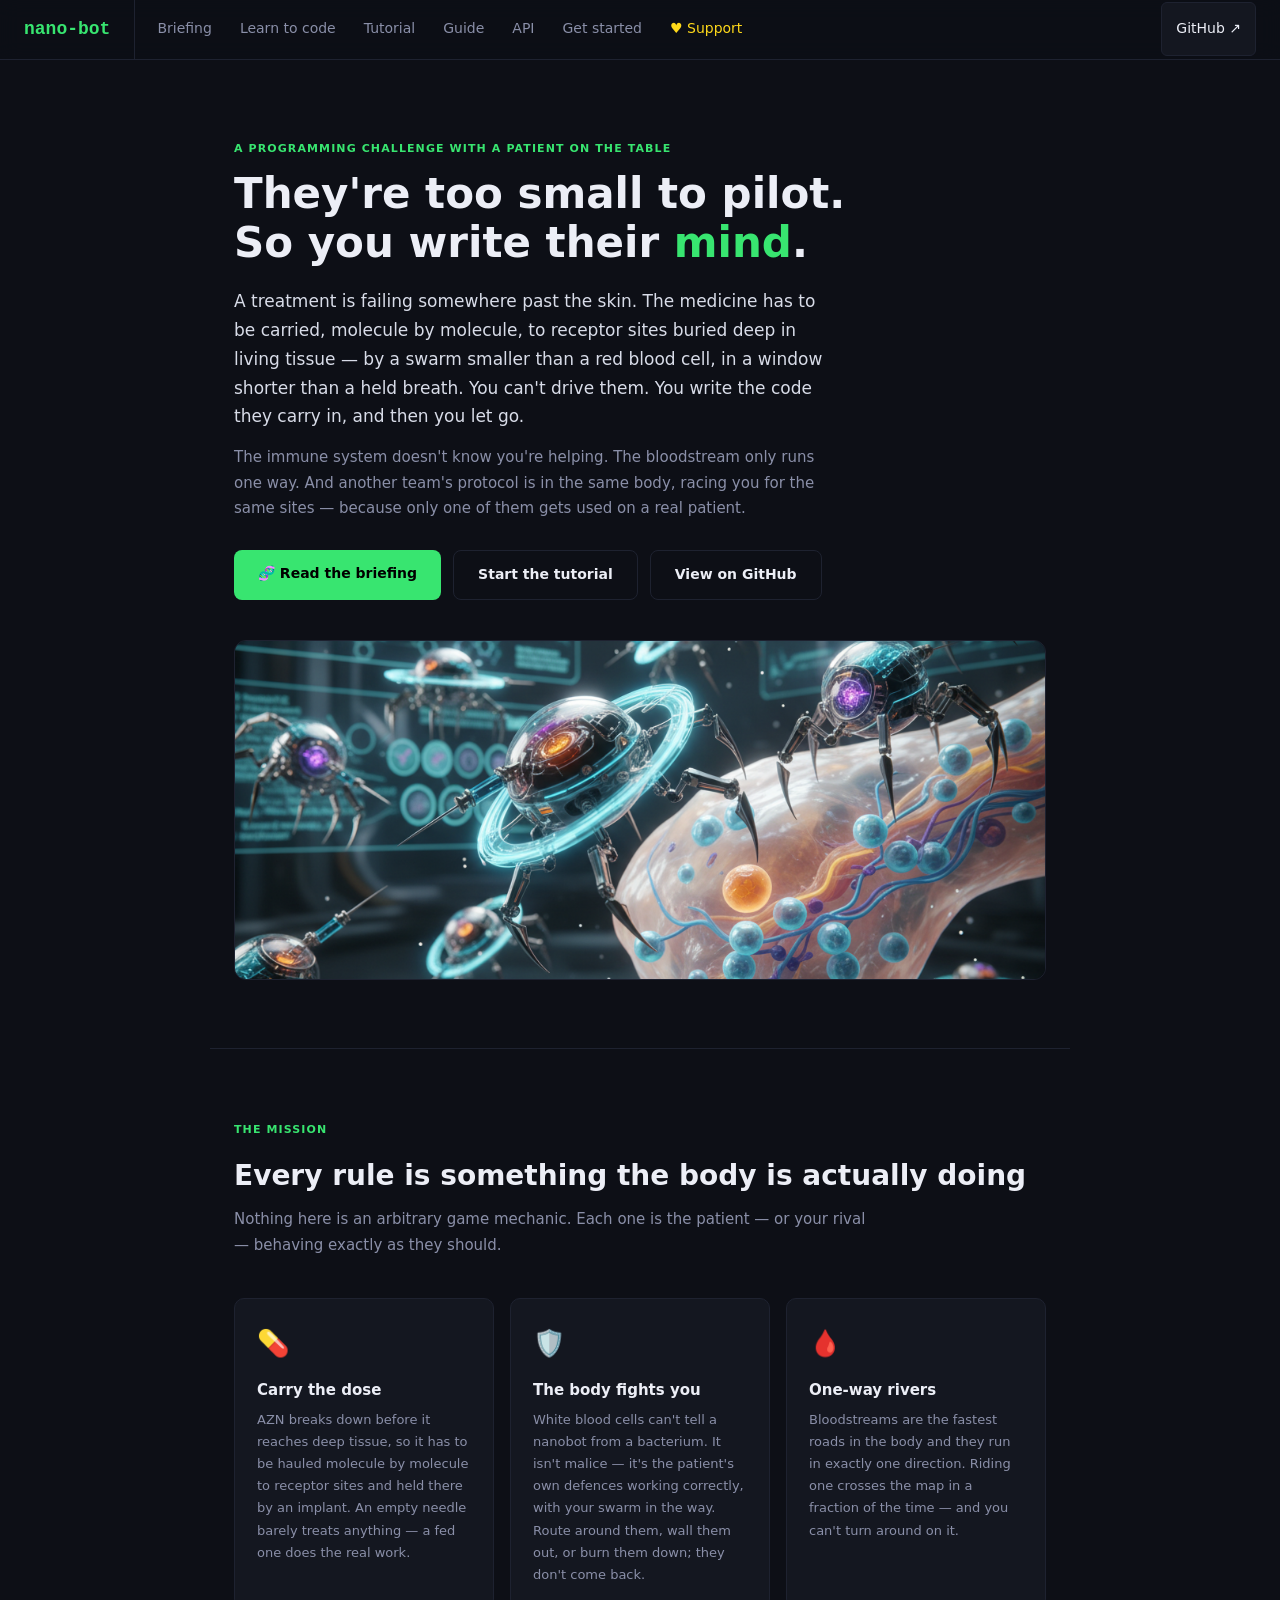
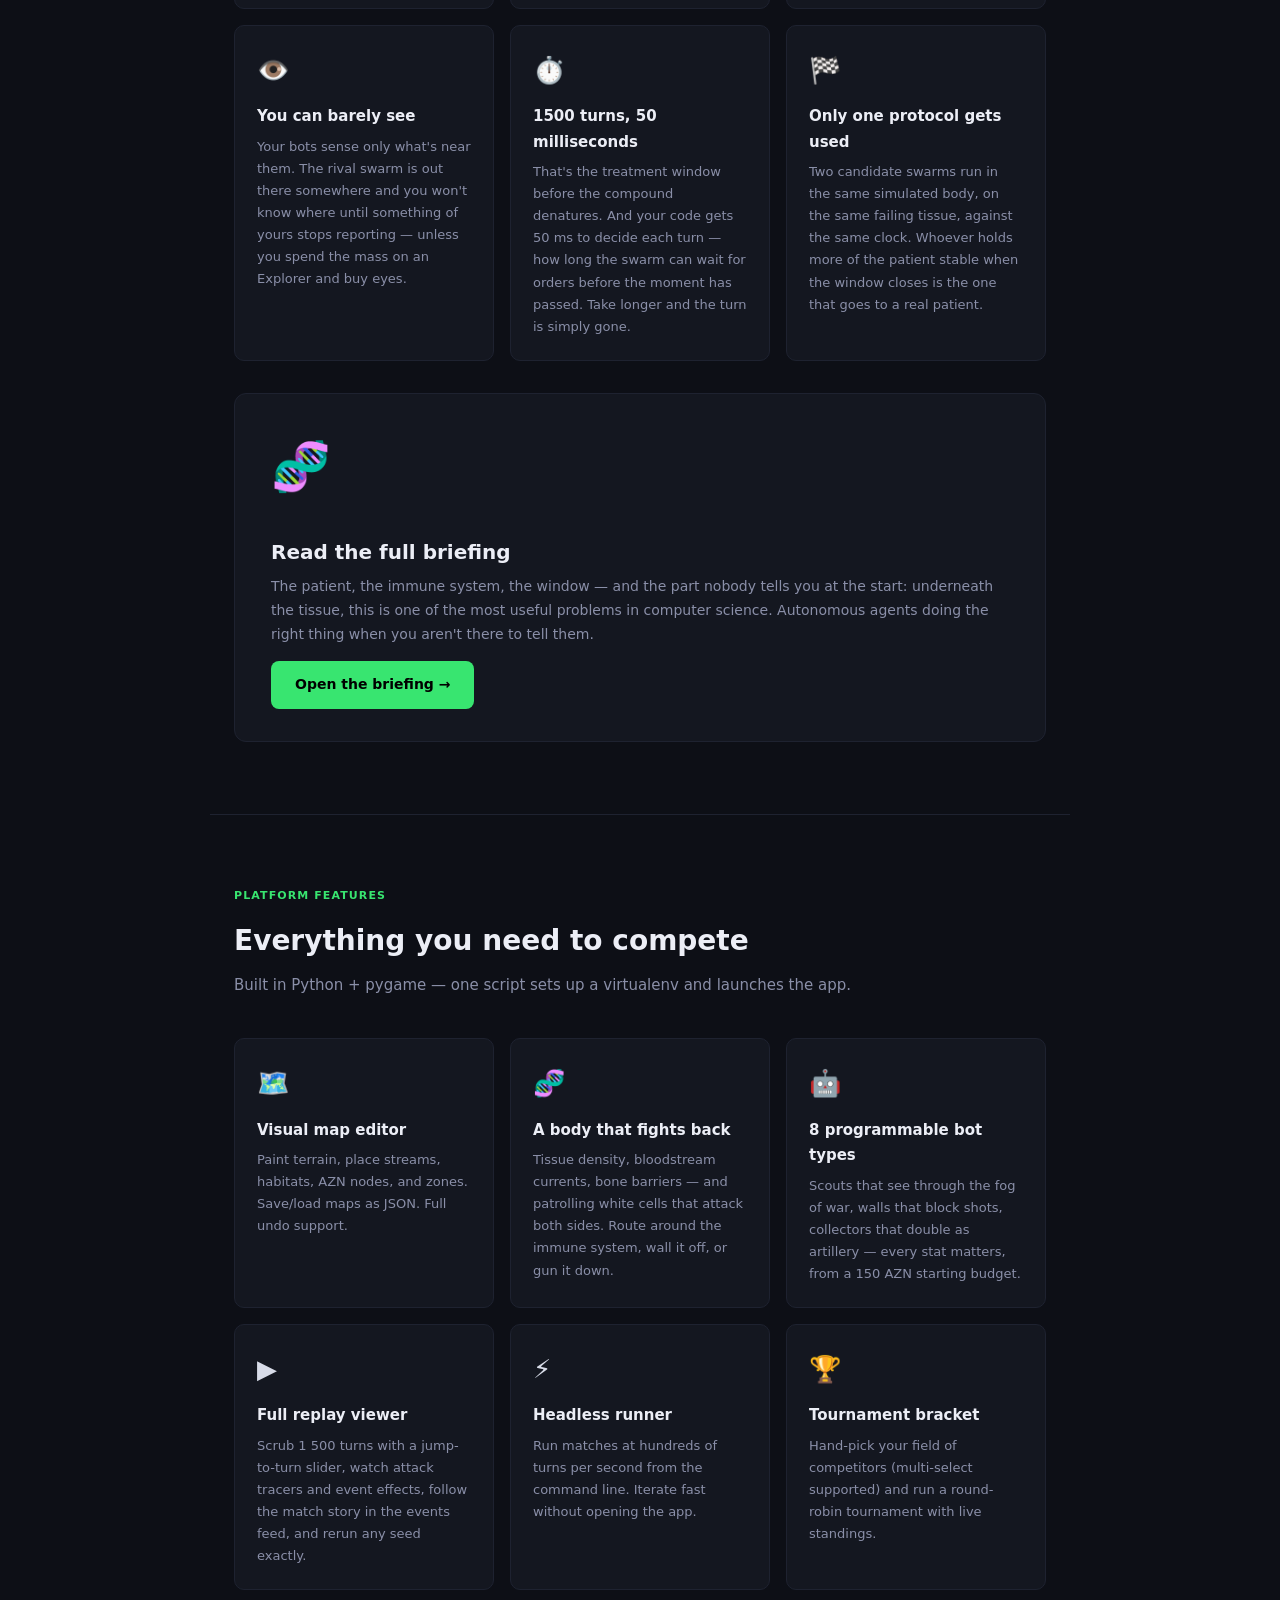
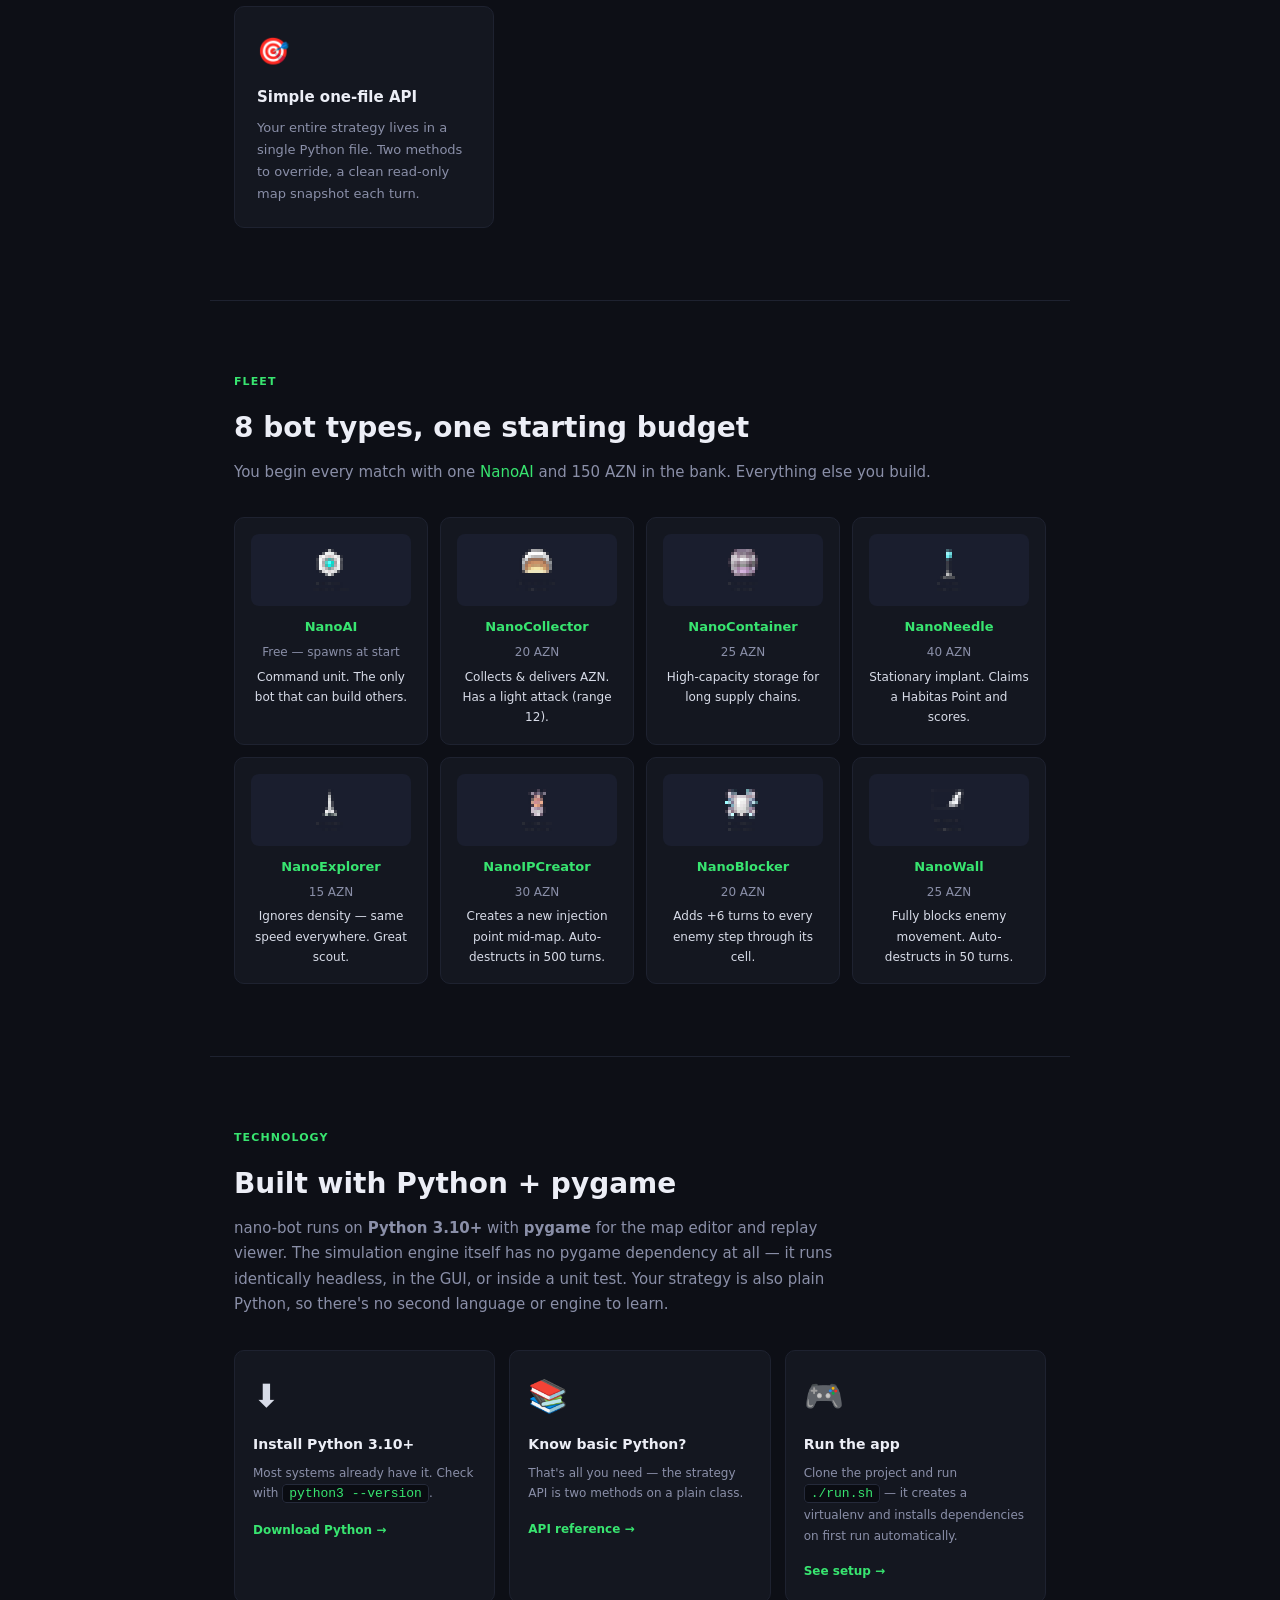
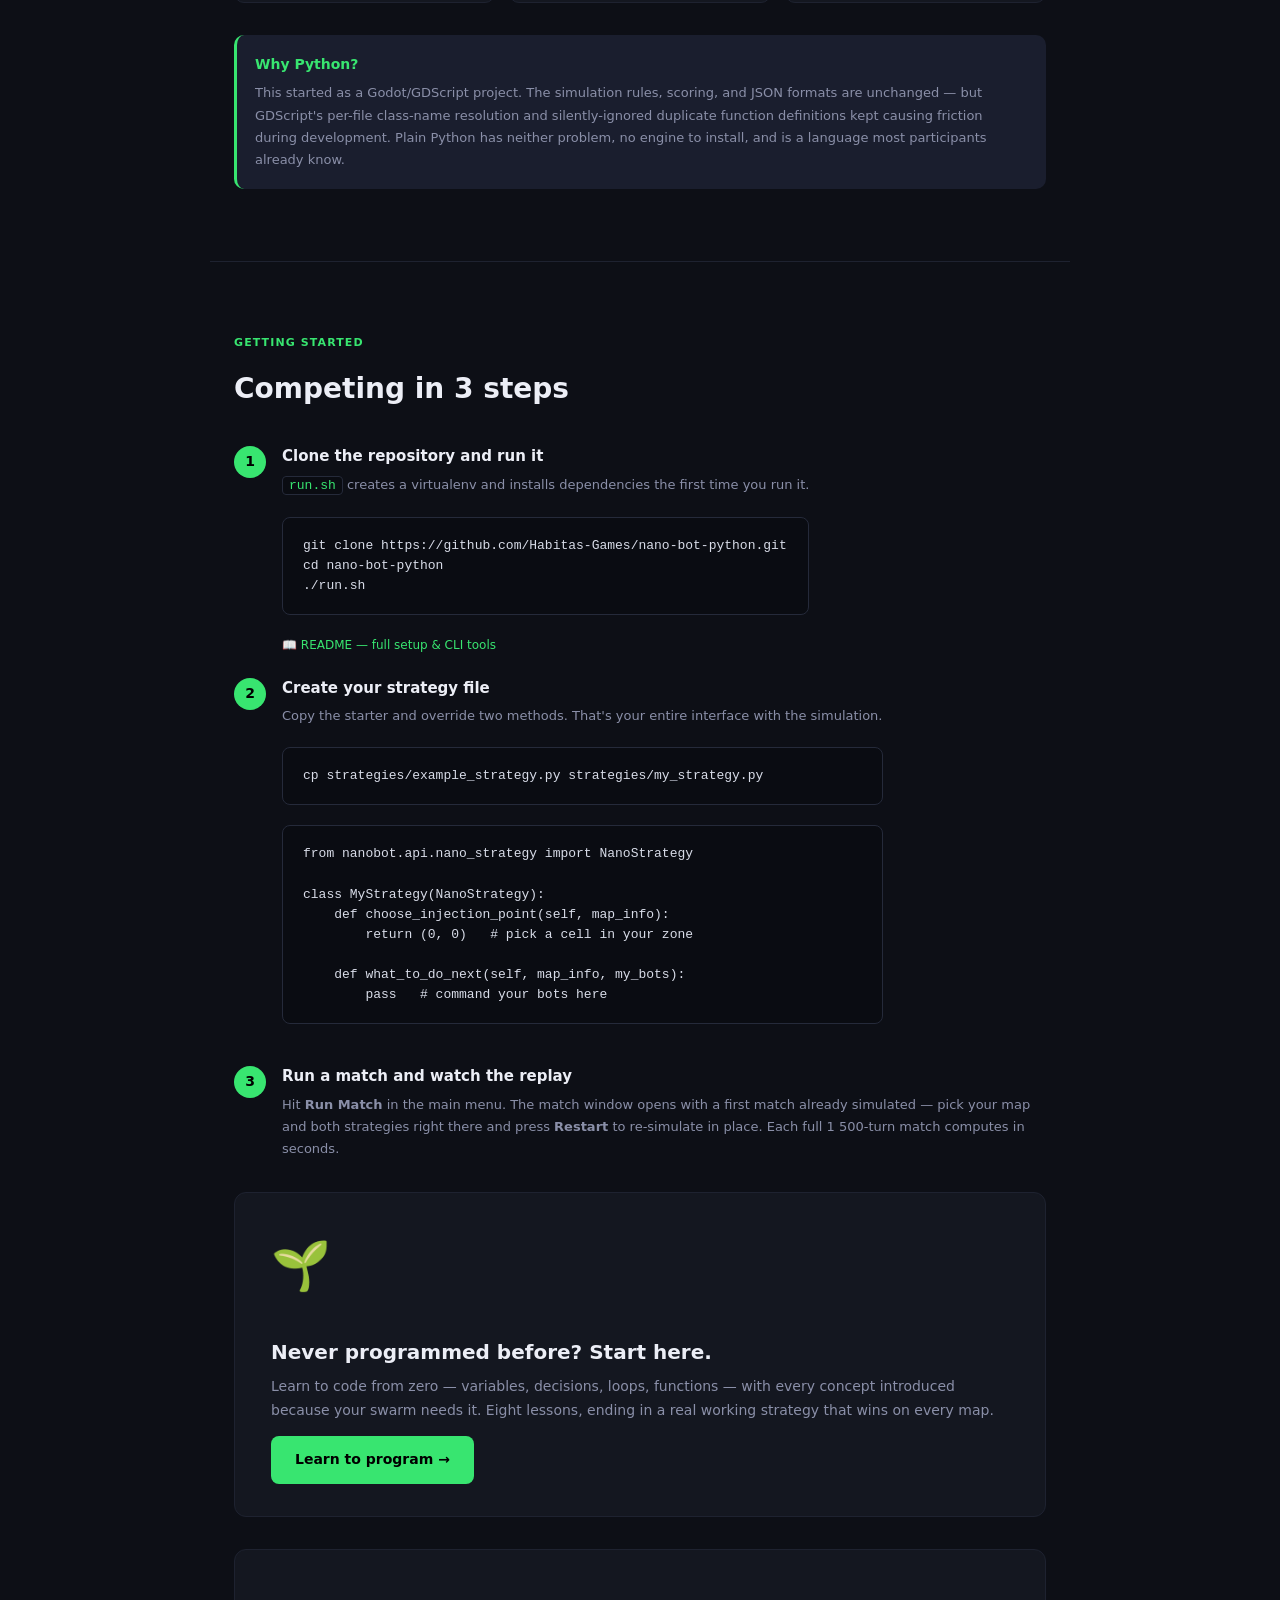
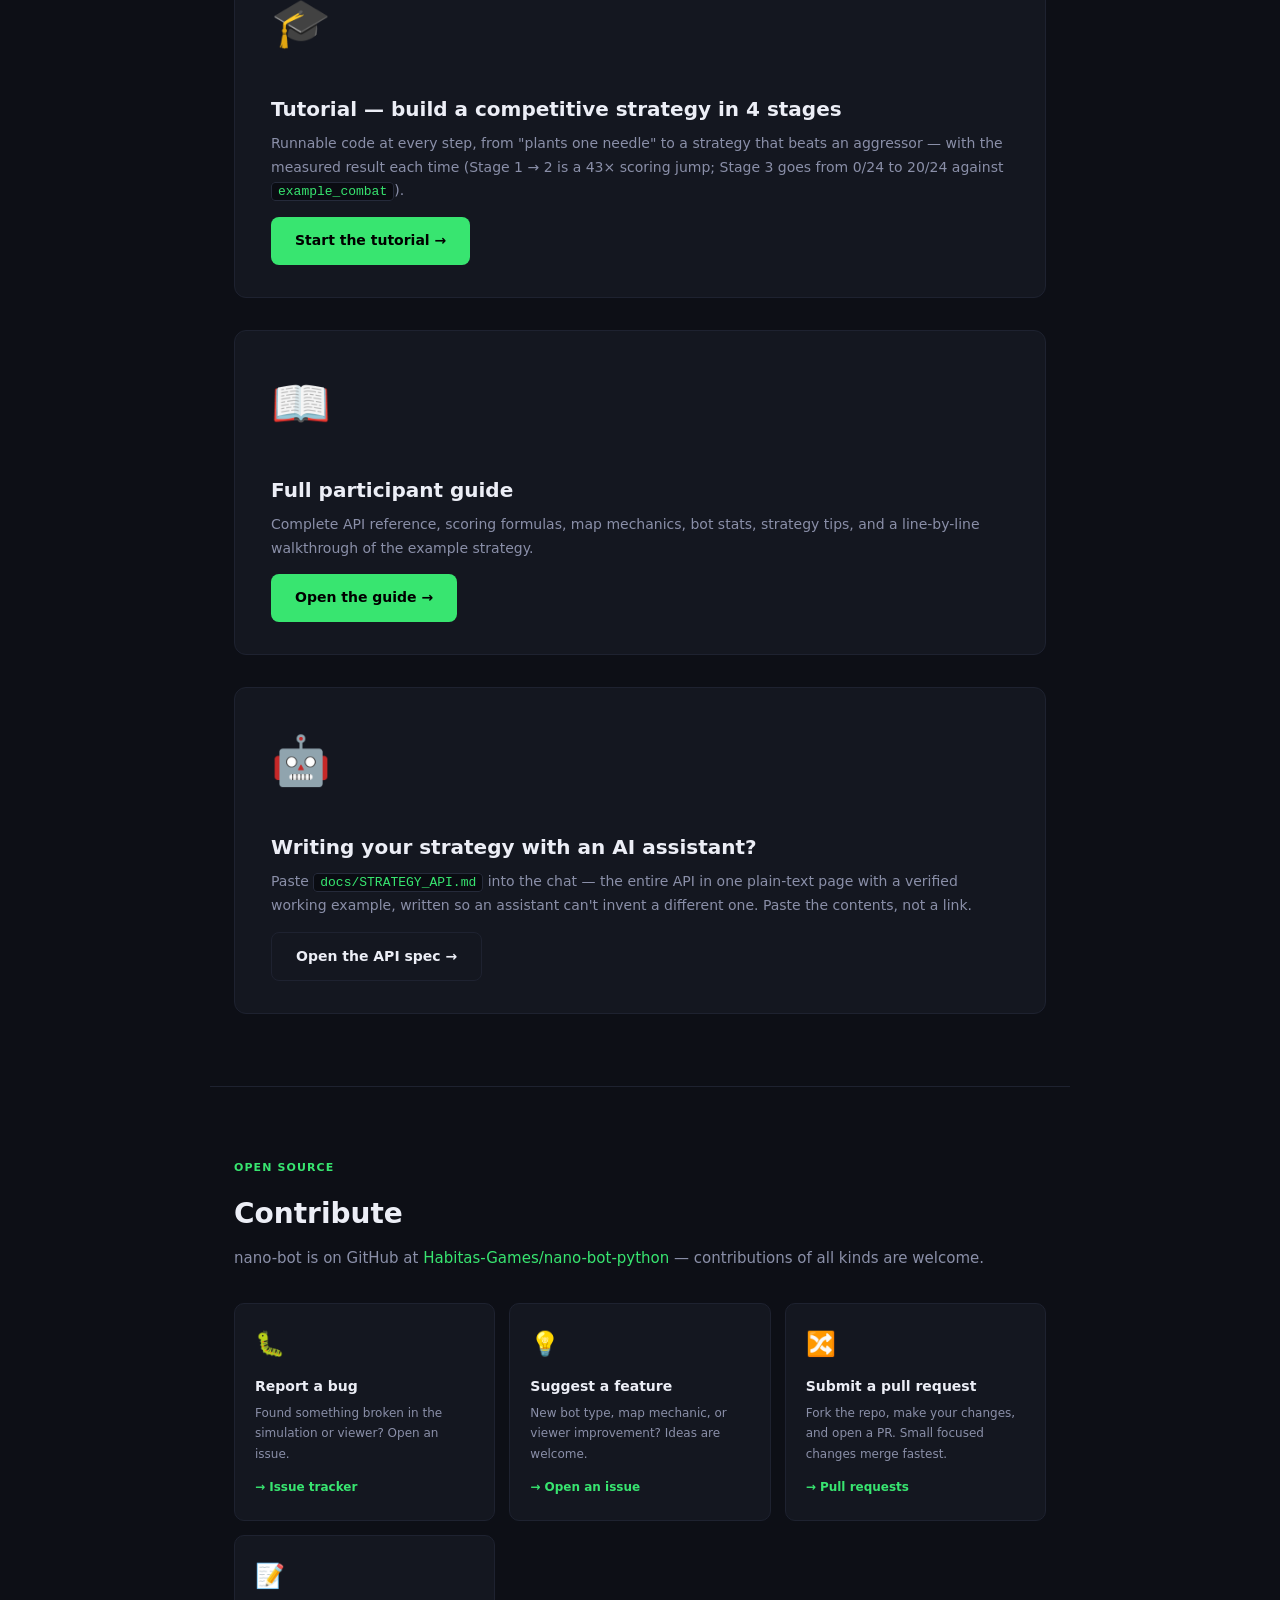
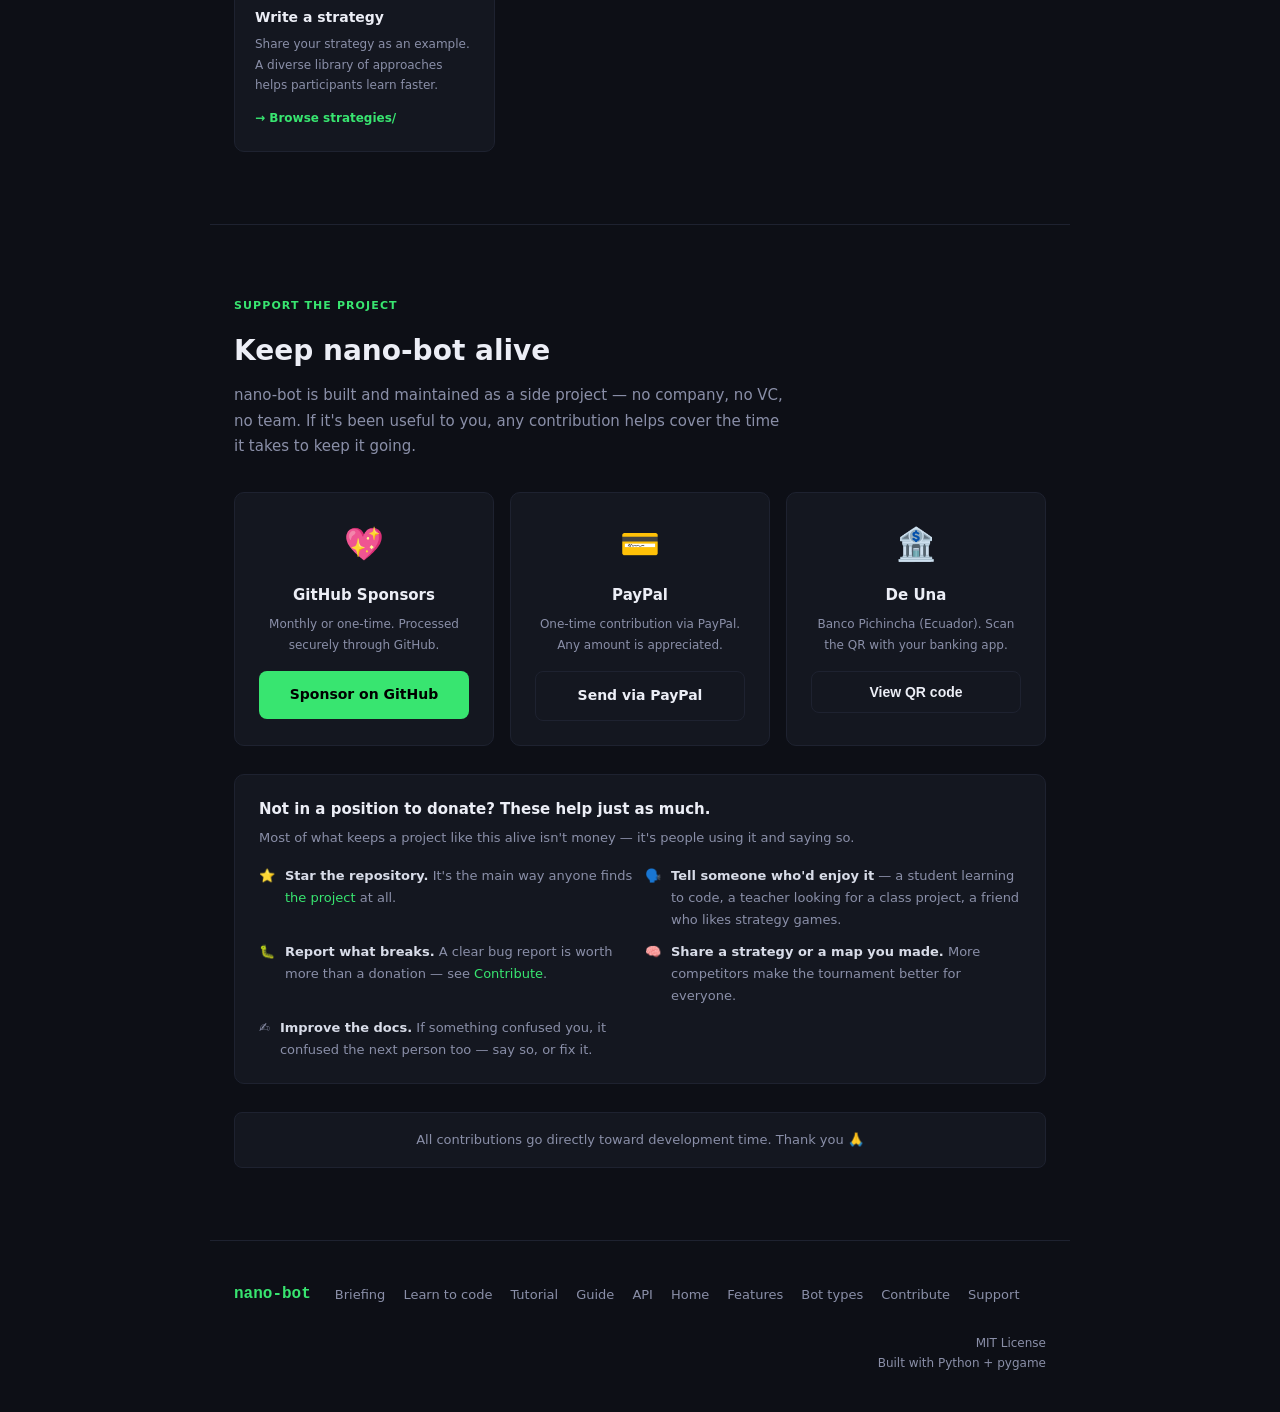
<file: index.html>
<!DOCTYPE html>
<html lang="en">
<head>
<meta charset="UTF-8">
<meta name="viewport" content="width=device-width, initial-scale=1.0">
<title>nano-bot — Nanobot Strategy Competition Platform</title>
<link rel="stylesheet" href="assets/site.css">
<style>
  /* ── sections ── */
  section { max-width: 860px; margin: 0 auto; padding: 72px 24px; }
  section + section { border-top: 1px solid var(--border); }

  h1 { font-size: 42px; font-weight: 800; line-height: 1.15; color: var(--heading); margin-bottom: 20px; }
  h2 { font-size: 28px; font-weight: 700; color: var(--heading); margin-bottom: 8px; }
  h3 { font-size: 17px; font-weight: 600; color: var(--heading); margin-bottom: 8px; }
  p  { margin-bottom: 14px; color: var(--text); }

  .accent { color: var(--accent); }
  .muted  { color: var(--muted); font-size: 13px; }
  .section-label {
    font-size: 11px; font-weight: 700; text-transform: uppercase;
    letter-spacing: .1em; color: var(--accent); margin-bottom: 12px;
  }

  /* ── hero ── */
  #hero { padding-top: 80px; padding-bottom: 60px; }
  #hero img.hero-img {
    width: 100%; border-radius: 12px; margin: 40px 0 0;
    border: 1px solid var(--border);
    max-height: 340px; object-fit: cover; object-position: center 50%;
  }
  .btn-row { display: flex; gap: 12px; flex-wrap: wrap; margin-top: 28px; }
  .btn {
    display: inline-block; padding: 12px 24px; border-radius: 8px;
    font-size: 14px; font-weight: 600; cursor: pointer; transition: opacity .15s;
    border: none;
  }
  .btn:hover { opacity: .85; text-decoration: none; }
  .btn-primary { background: var(--accent); color: #000; }
  .btn-secondary {
    background: transparent; color: var(--heading);
    border: 1px solid var(--border);
  }
  .btn-secondary:hover { border-color: var(--accent); }
  .btn-disabled {
    background: transparent; color: var(--muted);
    border: 1px solid var(--border); cursor: default;
  }
  .btn-disabled:hover { opacity: 1; }

  /* ── features ── */
  .feature-grid {
    display: grid;
    grid-template-columns: repeat(auto-fill, minmax(240px, 1fr));
    gap: 16px; margin-top: 40px;
  }
  .feature-card {
    background: var(--surface); border: 1px solid var(--border);
    border-radius: 10px; padding: 22px;
  }
  .feature-card .icon { font-size: 26px; margin-bottom: 12px; }
  .feature-card h3 { font-size: 15px; margin-bottom: 6px; }
  .feature-card p { font-size: 13px; color: var(--muted); margin: 0; }

  /* ── bots ── */
  .bot-grid {
    display: grid;
    grid-template-columns: repeat(auto-fill, minmax(180px, 1fr));
    gap: 12px; margin-top: 32px;
  }
  .bot-card {
    background: var(--surface); border: 1px solid var(--border);
    border-radius: 10px; padding: 16px; text-align: center;
  }
  .bot-card .sprite-bg {
    background: var(--surface2); border-radius: 8px;
    padding: 12px; margin-bottom: 10px;
    display: flex; align-items: center; justify-content: center;
  }
  .bot-card .sprite-bg img {
    image-rendering: pixelated; image-rendering: crisp-edges;
    width: 48px; height: 48px;
  }
  .bot-card h4 { font-size: 13px; color: var(--accent); margin-bottom: 4px; }
  .bot-card .cost { font-size: 12px; color: var(--muted); }
  .bot-card .role { font-size: 12px; color: var(--text); margin-top: 4px; }

  /* ── getting started ── */
  .steps { display: flex; flex-direction: column; gap: 20px; margin-top: 32px; }
  .step-row { display: flex; gap: 16px; align-items: flex-start; }
  .step-num {
    width: 32px; height: 32px; border-radius: 50%;
    background: var(--accent); color: #000;
    font-weight: 800; font-size: 14px;
    display: flex; align-items: center; justify-content: center;
    flex-shrink: 0; margin-top: 2px;
  }
  .step-body h3 { font-size: 15px; margin-bottom: 4px; }
  .step-body p  { font-size: 13px; color: var(--muted); margin: 0; }

  pre {
    background: #0a0c12; border: 1px solid #252a3a; border-radius: 8px;
    padding: 18px 20px; overflow-x: auto; margin: 20px 0;
    font-family: "Cascadia Code", "Fira Code", monospace; font-size: 13px;
    line-height: 1.55; color: var(--text);
  }
  code {
    font-family: "Cascadia Code", "Fira Code", monospace; font-size: 13px;
    background: #0a0c12; border: 1px solid #252a3a; border-radius: 4px;
    padding: 1px 6px; color: var(--accent);
  }

  /* ── guide callout ── */
  .guide-box {
    background: var(--surface); border: 1px solid var(--border);
    border-radius: 12px; padding: 32px 36px;
    display: flex; align-items: center; gap: 28px; margin-top: 32px;
    flex-wrap: wrap;
  }
  .guide-box .guide-icon { font-size: 48px; flex-shrink: 0; }
  .guide-box h3 { font-size: 20px; margin-bottom: 6px; }
  .guide-box p  { font-size: 14px; color: var(--muted); margin: 0 0 14px; }

  /* ── contribute ── */
  .contrib-grid {
    display: grid;
    grid-template-columns: repeat(auto-fill, minmax(200px, 1fr));
    gap: 14px; margin-top: 32px;
  }
  .contrib-card {
    background: var(--surface); border: 1px solid var(--border);
    border-radius: 10px; padding: 20px;
  }
  .contrib-card .icon { font-size: 24px; margin-bottom: 10px; }
  .contrib-card h3 { font-size: 14px; margin-bottom: 4px; }
  .contrib-card p  { font-size: 12px; color: var(--muted); margin: 0 0 10px; }
  .contrib-card a, .contrib-card span.soon  { font-size: 12px; font-weight: 600; }
  .contrib-card span.soon { color: var(--muted); font-weight: 400; font-style: italic; }

  /* ── support ── */
  .support-grid {
    display: grid;
    grid-template-columns: repeat(auto-fill, minmax(220px, 1fr));
    gap: 16px; margin-top: 32px;
  }
  .support-card {
    background: var(--surface); border: 1px solid var(--border);
    border-radius: 10px; padding: 24px; text-align: center;
  }
  .support-card .icon { font-size: 32px; margin-bottom: 12px; }
  .support-card h3 { font-size: 15px; margin-bottom: 6px; }
  .support-card p  { font-size: 12px; color: var(--muted); margin: 0 0 16px; }
  .support-card .btn { width: 100%; text-align: center; display: block; }
  .support-note {
    margin-top: 28px; padding: 16px 20px;
    background: var(--surface); border-radius: 8px; border: 1px solid var(--border);
    font-size: 13px; color: var(--muted); text-align: center;
  }
  /* ways to help that cost nothing — most people land here, not on the donate cards */
  .support-free {
    margin-top: 28px; padding: 22px 24px;
    background: var(--surface); border: 1px solid var(--border); border-radius: 10px;
  }
  .support-free h3 { font-size: 15px; margin-bottom: 4px; }
  .support-free > p { font-size: 13px; color: var(--muted); margin: 0 0 16px; }
  .support-free ul { list-style: none; display: grid; gap: 10px;
    grid-template-columns: repeat(auto-fill, minmax(260px, 1fr)); }
  .support-free li { font-size: 13px; color: var(--muted); display: flex; gap: 10px; }
  .support-free li span { flex-shrink: 0; }
  .support-free strong { color: var(--text); font-weight: 600; }

  /* ── modal ── */
  .modal {
    display: none; position: fixed; z-index: 1000;
    left: 0; top: 0; width: 100%; height: 100%;
    background-color: rgba(0, 0, 0, 0.7);
  }
  .modal.active { display: flex; align-items: center; justify-content: center; }
  .modal-content {
    background: var(--surface); border: 1px solid var(--border);
    border-radius: 12px; padding: 32px; text-align: center;
    max-width: 320px; box-shadow: 0 8px 32px rgba(0,0,0,.6);
  }
  .modal-header { font-size: 16px; font-weight: 700; color: var(--heading); margin-bottom: 18px; }
  .modal-qr {
    background: #fff; border-radius: 10px; padding: 16px;
    margin: 20px 0; display: inline-block;
  }
  .modal-qr img {
    width: 200px; height: 200px;
    image-rendering: pixelated; image-rendering: crisp-edges;
  }
  .modal-text { font-size: 13px; color: var(--text); margin: 16px 0; line-height: 1.6; }
  .modal-close {
    background: transparent; border: 1px solid var(--border);
    color: var(--text); padding: 8px 16px; border-radius: 6px;
    cursor: pointer; font-size: 12px; margin-top: 16px;
    transition: all .15s;
  }
  .modal-close:hover { border-color: var(--accent); color: var(--accent); }

  @media (max-width: 600px) {
    h1 { font-size: 30px; }
    .guide-box { flex-direction: column; }
    .footer-right { margin-left: 0; }
  }
</style>
</head>
<body>

<!-- ── NAV ───────────────────────────────────────────────────────────────── -->
<nav>
  <div class="nav-logo"><a href="index.html">nano-bot</a></div>
  <div class="nav-links">
    <a href="docs/lore.html">Briefing</a>
    <a href="docs/learn_to_program.html">Learn to code</a>
    <a href="docs/tutorial.html">Tutorial</a>
    <a href="docs/participant_guide.html">Guide</a>
    <a href="docs/strategy_api.html">API</a>
    <a href="#start">Get started</a>
    <a href="#support" class="nav-support">Support</a>
    <a href="https://github.com/Habitas-Games/nano-bot-python" class="nav-gh">GitHub &#8599;</a>
  </div>
</nav>

<!-- ── HERO ──────────────────────────────────────────────────────────────── -->
<section id="hero">
  <div class="section-label">A programming challenge with a patient on the table</div>
  <h1>They're too small to pilot.<br>So you write their <span class="accent">mind</span>.</h1>
  <p style="font-size:17px; max-width:600px">
    A treatment is failing somewhere past the skin. The medicine has to be carried,
    molecule by molecule, to receptor sites buried deep in living tissue — by a swarm
    smaller than a red blood cell, in a window shorter than a held breath.
    You can't drive them. You write the code they carry in, and then you let go.
  </p>
  <p style="font-size:15px; max-width:600px; color:var(--muted)">
    The immune system doesn't know you're helping. The bloodstream only runs one way.
    And another team's protocol is in the same body, racing you for the same sites —
    because only one of them gets used on a real patient.
  </p>
  <div class="btn-row">
    <a href="docs/lore.html" class="btn btn-primary">🧬 Read the briefing</a>
    <a href="docs/tutorial.html" class="btn btn-secondary">Start the tutorial</a>
    <a href="https://github.com/Habitas-Games/nano-bot-python" class="btn btn-secondary">View on GitHub</a>
  </div>
  <img src="assets/cover.png" alt="Nanobots navigating living tissue" class="hero-img">
</section>

<!-- ── BRIEFING ──────────────────────────────────────────────────────────── -->
<section id="briefing">
  <div class="section-label">The mission</div>
  <h2>Every rule is something the body is actually doing</h2>
  <p style="color:var(--muted); max-width:640px">
    Nothing here is an arbitrary game mechanic. Each one is the patient — or your rival —
    behaving exactly as they should.
  </p>

  <div class="feature-grid">
    <div class="feature-card">
      <div class="icon">💊</div>
      <h3>Carry the dose</h3>
      <p>AZN breaks down before it reaches deep tissue, so it has to be hauled molecule by
         molecule to receptor sites and held there by an implant. An empty needle barely
         treats anything — a fed one does the real work.</p>
    </div>
    <div class="feature-card">
      <div class="icon">🛡️</div>
      <h3>The body fights you</h3>
      <p>White blood cells can't tell a nanobot from a bacterium. It isn't malice — it's the
         patient's own defences working correctly, with your swarm in the way. Route around
         them, wall them out, or burn them down; they don't come back.</p>
    </div>
    <div class="feature-card">
      <div class="icon">🩸</div>
      <h3>One-way rivers</h3>
      <p>Bloodstreams are the fastest roads in the body and they run in exactly one
         direction. Riding one crosses the map in a fraction of the time — and you can't
         turn around on it.</p>
    </div>
    <div class="feature-card">
      <div class="icon">👁️</div>
      <h3>You can barely see</h3>
      <p>Your bots sense only what's near them. The rival swarm is out there somewhere and
         you won't know where until something of yours stops reporting — unless you spend
         the mass on an Explorer and buy eyes.</p>
    </div>
    <div class="feature-card">
      <div class="icon">⏱️</div>
      <h3>1500 turns, 50 milliseconds</h3>
      <p>That's the treatment window before the compound denatures. And your code gets 50 ms
         to decide each turn — how long the swarm can wait for orders before the moment has
         passed. Take longer and the turn is simply gone.</p>
    </div>
    <div class="feature-card">
      <div class="icon">🏁</div>
      <h3>Only one protocol gets used</h3>
      <p>Two candidate swarms run in the same simulated body, on the same failing tissue,
         against the same clock. Whoever holds more of the patient stable when the window
         closes is the one that goes to a real patient.</p>
    </div>
  </div>

  <div class="guide-box" style="margin-top:32px">
    <div class="guide-icon">🧬</div>
    <div>
      <h3>Read the full briefing</h3>
      <p>The patient, the immune system, the window — and the part nobody tells you at the
         start: underneath the tissue, this is one of the most useful problems in computer
         science. Autonomous agents doing the right thing when you aren't there to tell them.</p>
      <a href="docs/lore.html" class="btn btn-primary">Open the briefing →</a>
    </div>
  </div>
</section>

<!-- ── FEATURES ──────────────────────────────────────────────────────────── -->
<section id="features">
  <div class="section-label">Platform features</div>
  <h2>Everything you need to compete</h2>
  <p style="color:var(--muted)">Built in Python + pygame — one script sets up a virtualenv and launches the app.</p>

  <div class="feature-grid">
    <div class="feature-card">
      <div class="icon">🗺️</div>
      <h3>Visual map editor</h3>
      <p>Paint terrain, place streams, habitats, AZN nodes, and zones. Save/load maps as JSON. Full undo support.</p>
    </div>
    <div class="feature-card">
      <div class="icon">🧬</div>
      <h3>A body that fights back</h3>
      <p>Tissue density, bloodstream currents, bone barriers — and patrolling white cells that attack both sides. Route around the immune system, wall it off, or gun it down.</p>
    </div>
    <div class="feature-card">
      <div class="icon">🤖</div>
      <h3>8 programmable bot types</h3>
      <p>Scouts that see through the fog of war, walls that block shots, collectors that double as artillery — every stat matters, from a 150 AZN starting budget.</p>
    </div>
    <div class="feature-card">
      <div class="icon">▶️</div>
      <h3>Full replay viewer</h3>
      <p>Scrub 1 500 turns with a jump-to-turn slider, watch attack tracers and event effects, follow the match story in the events feed, and rerun any seed exactly.</p>
    </div>
    <div class="feature-card">
      <div class="icon">⚡</div>
      <h3>Headless runner</h3>
      <p>Run matches at hundreds of turns per second from the command line. Iterate fast without opening the app.</p>
    </div>
    <div class="feature-card">
      <div class="icon">🏆</div>
      <h3>Tournament bracket</h3>
      <p>Hand-pick your field of competitors (multi-select supported) and run a round-robin tournament with live standings.</p>
    </div>
    <div class="feature-card">
      <div class="icon">🎯</div>
      <h3>Simple one-file API</h3>
      <p>Your entire strategy lives in a single Python file. Two methods to override, a clean read-only map snapshot each turn.</p>
    </div>
  </div>
</section>

<!-- ── BOTS ───────────────────────────────────────────────────────────────── -->
<section id="bots">
  <div class="section-label">Fleet</div>
  <h2>8 bot types, one starting budget</h2>
  <p style="color:var(--muted)">
    You begin every match with one <span class="accent">NanoAI</span> and 150 AZN in the bank.
    Everything else you build.
  </p>

  <div class="bot-grid">
    <div class="bot-card">
      <div class="sprite-bg"><img src="assets/bots/bot_nanoai.png" alt="NanoAI"></div>
      <h4>NanoAI</h4>
      <div class="cost">Free — spawns at start</div>
      <div class="role">Command unit. The only bot that can build others.</div>
    </div>
    <div class="bot-card">
      <div class="sprite-bg"><img src="assets/bots/bot_nanocollector.png" alt="NanoCollector"></div>
      <h4>NanoCollector</h4>
      <div class="cost">20 AZN</div>
      <div class="role">Collects &amp; delivers AZN. Has a light attack (range 12).</div>
    </div>
    <div class="bot-card">
      <div class="sprite-bg"><img src="assets/bots/bot_nanocontainer.png" alt="NanoContainer"></div>
      <h4>NanoContainer</h4>
      <div class="cost">25 AZN</div>
      <div class="role">High-capacity storage for long supply chains.</div>
    </div>
    <div class="bot-card">
      <div class="sprite-bg"><img src="assets/bots/bot_nanoneedle.png" alt="NanoNeedle"></div>
      <h4>NanoNeedle</h4>
      <div class="cost">40 AZN</div>
      <div class="role">Stationary implant. Claims a Habitas Point and scores.</div>
    </div>
    <div class="bot-card">
      <div class="sprite-bg"><img src="assets/bots/bot_nanoexplorer.png" alt="NanoExplorer"></div>
      <h4>NanoExplorer</h4>
      <div class="cost">15 AZN</div>
      <div class="role">Ignores density — same speed everywhere. Great scout.</div>
    </div>
    <div class="bot-card">
      <div class="sprite-bg"><img src="assets/bots/bot_nanoipcreator.png" alt="NanoIPCreator"></div>
      <h4>NanoIPCreator</h4>
      <div class="cost">30 AZN</div>
      <div class="role">Creates a new injection point mid-map. Auto-destructs in 500 turns.</div>
    </div>
    <div class="bot-card">
      <div class="sprite-bg"><img src="assets/bots/bot_nanoblocker.png" alt="NanoBlocker"></div>
      <h4>NanoBlocker</h4>
      <div class="cost">20 AZN</div>
      <div class="role">Adds +6 turns to every enemy step through its cell.</div>
    </div>
    <div class="bot-card">
      <div class="sprite-bg"><img src="assets/bots/bot_nanowall.png" alt="NanoWall"></div>
      <h4>NanoWall</h4>
      <div class="cost">25 AZN</div>
      <div class="role">Fully blocks enemy movement. Auto-destructs in 50 turns.</div>
    </div>
  </div>
</section>

<!-- ── PYTHON ────────────────────────────────────────────────────────────── -->
<section id="python">
  <div class="section-label">Technology</div>
  <h2>Built with Python + pygame</h2>
  <p style="color:var(--muted); max-width:620px">
    nano-bot runs on <strong>Python 3.10+</strong> with <strong>pygame</strong> for the
    map editor and replay viewer. The simulation engine itself has no pygame dependency at all —
    it runs identically headless, in the GUI, or inside a unit test. Your strategy is also plain
    Python, so there's no second language or engine to learn.
  </p>

  <div style="display:grid; grid-template-columns:repeat(auto-fill, minmax(200px,1fr)); gap:14px; margin-top:32px;">
    <div style="background:var(--surface); border:1px solid var(--border); border-radius:10px; padding:18px;">
      <div style="font-size:32px; margin-bottom:10px;">⬇️</div>
      <h3 style="font-size:14px; margin-bottom:6px; color:var(--heading);">Install Python 3.10+</h3>
      <p style="font-size:12px; color:var(--muted); margin:0 0 12px;">
        Most systems already have it. Check with <code>python3 --version</code>.
      </p>
      <a href="https://www.python.org/downloads/" style="color:var(--accent); font-size:12px; font-weight:600;">Download Python →</a>
    </div>
    <div style="background:var(--surface); border:1px solid var(--border); border-radius:10px; padding:18px;">
      <div style="font-size:32px; margin-bottom:10px;">📚</div>
      <h3 style="font-size:14px; margin-bottom:6px; color:var(--heading);">Know basic Python?</h3>
      <p style="font-size:12px; color:var(--muted); margin:0 0 12px;">
        That's all you need — the strategy API is two methods on a plain class.
      </p>
      <a href="docs/participant_guide.html#api" style="color:var(--accent); font-size:12px; font-weight:600;">API reference →</a>
    </div>
    <div style="background:var(--surface); border:1px solid var(--border); border-radius:10px; padding:18px;">
      <div style="font-size:32px; margin-bottom:10px;">🎮</div>
      <h3 style="font-size:14px; margin-bottom:6px; color:var(--heading);">Run the app</h3>
      <p style="font-size:12px; color:var(--muted); margin:0 0 12px;">
        Clone the project and run <code>./run.sh</code> — it creates a virtualenv and installs
        dependencies on first run automatically.
      </p>
      <a href="#start" style="color:var(--accent); font-size:12px; font-weight:600;">See setup →</a>
    </div>
  </div>

  <div style="margin-top:32px; padding:18px; background:var(--surface2); border-radius:10px; border-left:3px solid var(--accent);">
    <h3 style="font-size:14px; margin-bottom:6px; color:var(--accent);">Why Python?</h3>
    <p style="font-size:13px; color:var(--muted); margin:0;">
      This started as a Godot/GDScript project. The simulation rules, scoring, and JSON formats
      are unchanged — but GDScript's per-file class-name resolution and silently-ignored duplicate
      function definitions kept causing friction during development. Plain Python has neither
      problem, no engine to install, and is a language most participants already know.
    </p>
  </div>
</section>

<!-- ── GETTING STARTED ───────────────────────────────────────────────────── -->
<section id="start">
  <div class="section-label">Getting started</div>
  <h2>Competing in 3 steps</h2>

  <div class="steps">
    <div class="step-row">
      <div class="step-num">1</div>
      <div class="step-body">
        <h3>Clone the repository and run it</h3>
        <p><code>run.sh</code> creates a virtualenv and installs dependencies the first time you run it.</p>
        <pre>git clone https://github.com/Habitas-Games/nano-bot-python.git
cd nano-bot-python
./run.sh</pre>
        <p style="font-size:12px; color:var(--muted); margin-top:12px;">
          <a href="https://github.com/Habitas-Games/nano-bot-python#readme" style="color:var(--accent);">📖 README — full setup &amp; CLI tools</a>
        </p>
      </div>
    </div>
    <div class="step-row">
      <div class="step-num">2</div>
      <div class="step-body">
        <h3>Create your strategy file</h3>
        <p>Copy the starter and override two methods. That's your entire interface with the simulation.</p>
        <pre>cp strategies/example_strategy.py strategies/my_strategy.py</pre>
        <pre>from nanobot.api.nano_strategy import NanoStrategy

class MyStrategy(NanoStrategy):
    def choose_injection_point(self, map_info):
        return (0, 0)   # pick a cell in your zone

    def what_to_do_next(self, map_info, my_bots):
        pass   # command your bots here</pre>
      </div>
    </div>
    <div class="step-row">
      <div class="step-num">3</div>
      <div class="step-body">
        <h3>Run a match and watch the replay</h3>
        <p>Hit <strong>Run Match</strong> in the main menu. The match window opens with a first
          match already simulated — pick your map and both strategies right there and press
          <strong>Restart</strong> to re-simulate in place. Each full 1 500-turn match computes
          in seconds.</p>
      </div>
    </div>
  </div>

  <div class="guide-box">
    <div class="guide-icon">🌱</div>
    <div>
      <h3>Never programmed before? Start here.</h3>
      <p>Learn to code from zero — variables, decisions, loops, functions — with every concept
         introduced because your swarm needs it. Eight lessons, ending in a real working
         strategy that wins on every map.</p>
      <a href="docs/learn_to_program.html" class="btn btn-primary">Learn to program →</a>
    </div>
  </div>

  <div class="guide-box">
    <div class="guide-icon">🎓</div>
    <div>
      <h3>Tutorial — build a competitive strategy in 4 stages</h3>
      <p>Runnable code at every step, from "plants one needle" to a strategy that beats an
         aggressor — with the measured result each time (Stage&nbsp;1&nbsp;→&nbsp;2 is a 43×
         scoring jump; Stage&nbsp;3 goes from 0/24 to 20/24 against <code>example_combat</code>).</p>
      <a href="docs/tutorial.html" class="btn btn-primary">Start the tutorial →</a>
    </div>
  </div>

  <div class="guide-box">
    <div class="guide-icon">📖</div>
    <div>
      <h3>Full participant guide</h3>
      <p>Complete API reference, scoring formulas, map mechanics, bot stats, strategy tips, and a line-by-line walkthrough of the example strategy.</p>
      <a href="docs/participant_guide.html" class="btn btn-primary">Open the guide →</a>
    </div>
  </div>

  <div class="guide-box">
    <div class="guide-icon">🤖</div>
    <div>
      <h3>Writing your strategy with an AI assistant?</h3>
      <p>Paste <code>docs/STRATEGY_API.md</code> into the chat — the entire API in one
         plain-text page with a verified working example, written so an assistant can't
         invent a different one. Paste the contents, not a link.</p>
      <a href="docs/strategy_api.html" class="btn btn-secondary">Open the API spec →</a>
    </div>
  </div>
</section>

<!-- ── CONTRIBUTE ────────────────────────────────────────────────────────── -->
<section id="contribute">
  <div class="section-label">Open source</div>
  <h2>Contribute</h2>
  <p style="color:var(--muted)">
    nano-bot is on GitHub at
    <a href="https://github.com/Habitas-Games/nano-bot-python" style="color:var(--accent);">Habitas-Games/nano-bot-python</a>
    — contributions of all kinds are welcome.
  </p>

  <div class="contrib-grid">
    <div class="contrib-card">
      <div class="icon">🐛</div>
      <h3>Report a bug</h3>
      <p>Found something broken in the simulation or viewer? Open an issue.</p>
      <a href="https://github.com/Habitas-Games/nano-bot-python/issues">→ Issue tracker</a>
    </div>
    <div class="contrib-card">
      <div class="icon">💡</div>
      <h3>Suggest a feature</h3>
      <p>New bot type, map mechanic, or viewer improvement? Ideas are welcome.</p>
      <a href="https://github.com/Habitas-Games/nano-bot-python/issues/new">→ Open an issue</a>
    </div>
    <div class="contrib-card">
      <div class="icon">🔀</div>
      <h3>Submit a pull request</h3>
      <p>Fork the repo, make your changes, and open a PR. Small focused changes merge fastest.</p>
      <a href="https://github.com/Habitas-Games/nano-bot-python/pulls">→ Pull requests</a>
    </div>
    <div class="contrib-card">
      <div class="icon">📝</div>
      <h3>Write a strategy</h3>
      <p>Share your strategy as an example. A diverse library of approaches helps participants learn faster.</p>
      <a href="strategies/">→ Browse strategies/</a>
    </div>
  </div>
</section>

<!-- ── SUPPORT ───────────────────────────────────────────────────────────── -->
<section id="support">
  <div class="section-label">Support the project</div>
  <h2>Keep nano-bot alive</h2>
  <p style="color:var(--muted); max-width:560px">
    nano-bot is built and maintained as a side project — no company, no VC, no team.
    If it's been useful to you, any contribution helps cover the time it takes to keep it going.
  </p>

  <div class="support-grid">
    <div class="support-card">
      <div class="icon">💖</div>
      <h3>GitHub Sponsors</h3>
      <p>Monthly or one-time. Processed securely through GitHub.</p>
      <a href="https://github.com/sponsors/mnavas" class="btn btn-primary">Sponsor on GitHub</a>
    </div>
    <div class="support-card">
      <div class="icon">💳</div>
      <h3>PayPal</h3>
      <p>One-time contribution via PayPal. Any amount is appreciated.</p>
      <a href="https://paypal.me/warionv" class="btn btn-secondary">Send via PayPal</a>
    </div>
    <div class="support-card">
      <div class="icon">🏦</div>
      <h3>De Una</h3>
      <p>Banco Pichincha (Ecuador). Scan the QR with your banking app.</p>
      <button onclick="openDeUnaModal()" class="btn btn-secondary">View QR code</button>
    </div>
  </div>

  <div class="support-free">
    <h3>Not in a position to donate? These help just as much.</h3>
    <p>Most of what keeps a project like this alive isn't money — it's people using it and saying so.</p>
    <ul>
      <li><span>⭐</span><div><strong>Star the repository.</strong> It's the main way anyone finds
        <a href="https://github.com/Habitas-Games/nano-bot-python">the project</a> at all.</div></li>
      <li><span>🗣️</span><div><strong>Tell someone who'd enjoy it</strong> — a student learning to code,
        a teacher looking for a class project, a friend who likes strategy games.</div></li>
      <li><span>🐛</span><div><strong>Report what breaks.</strong> A clear bug report is worth more than
        a donation — see <a href="#contribute">Contribute</a>.</div></li>
      <li><span>🧠</span><div><strong>Share a strategy or a map you made.</strong> More competitors
        make the tournament better for everyone.</div></li>
      <li><span>✍️</span><div><strong>Improve the docs.</strong> If something confused you, it confused
        the next person too — say so, or fix it.</div></li>
    </ul>
  </div>

  <div class="support-note">
    All contributions go directly toward development time. Thank you 🙏
  </div>
</section>

<!-- ── FOOTER ────────────────────────────────────────────────────────────── -->
<footer>
  <div class="footer-logo">nano-bot</div>
  <div class="footer-links">
    <a href="docs/lore.html">Briefing</a>
    <a href="docs/learn_to_program.html">Learn to code</a>
    <a href="docs/tutorial.html">Tutorial</a>
    <a href="docs/participant_guide.html">Guide</a>
    <a href="docs/strategy_api.html">API</a>
    <a href="index.html">Home</a>
    <a href="#features">Features</a>
    <a href="#bots">Bot types</a>
    <a href="#contribute">Contribute</a>
    <a href="#support">Support</a>
  </div>
  <div class="footer-right">
    MIT License<br>
    <span style="color:var(--muted)">Built with Python + pygame</span>
  </div>
</footer>

<!-- ── DE UNA MODAL ────────────────────────────────────────────────────────────── -->
<div id="deUnaModal" class="modal">
  <div class="modal-content">
    <div class="modal-header">Pago con De Una</div>
    <div class="modal-qr">
      <img src="assets/deuna_qr.png" alt="De Una QR code">
    </div>
    <div class="modal-text">
      <strong>Escanea el QR con tu app bancaria para enviar tu aporte. ¡Muchas gracias!</strong><br>
      <span style="color:var(--muted); font-size:11px; margin-top:8px; display:block;">(Scan the QR with your banking app to contribute. Thank you!)</span>
    </div>
    <button class="modal-close" onclick="closeDeUnaModal()">Cerrar / Close</button>
  </div>
</div>

<script>
function openDeUnaModal() {
  document.getElementById('deUnaModal').classList.add('active');
}
function closeDeUnaModal() {
  document.getElementById('deUnaModal').classList.remove('active');
}
// Close modal when clicking outside
document.getElementById('deUnaModal').addEventListener('click', function(e) {
  if (e.target === this) {
    closeDeUnaModal();
  }
});
</script>

</body>
</html>
</file>
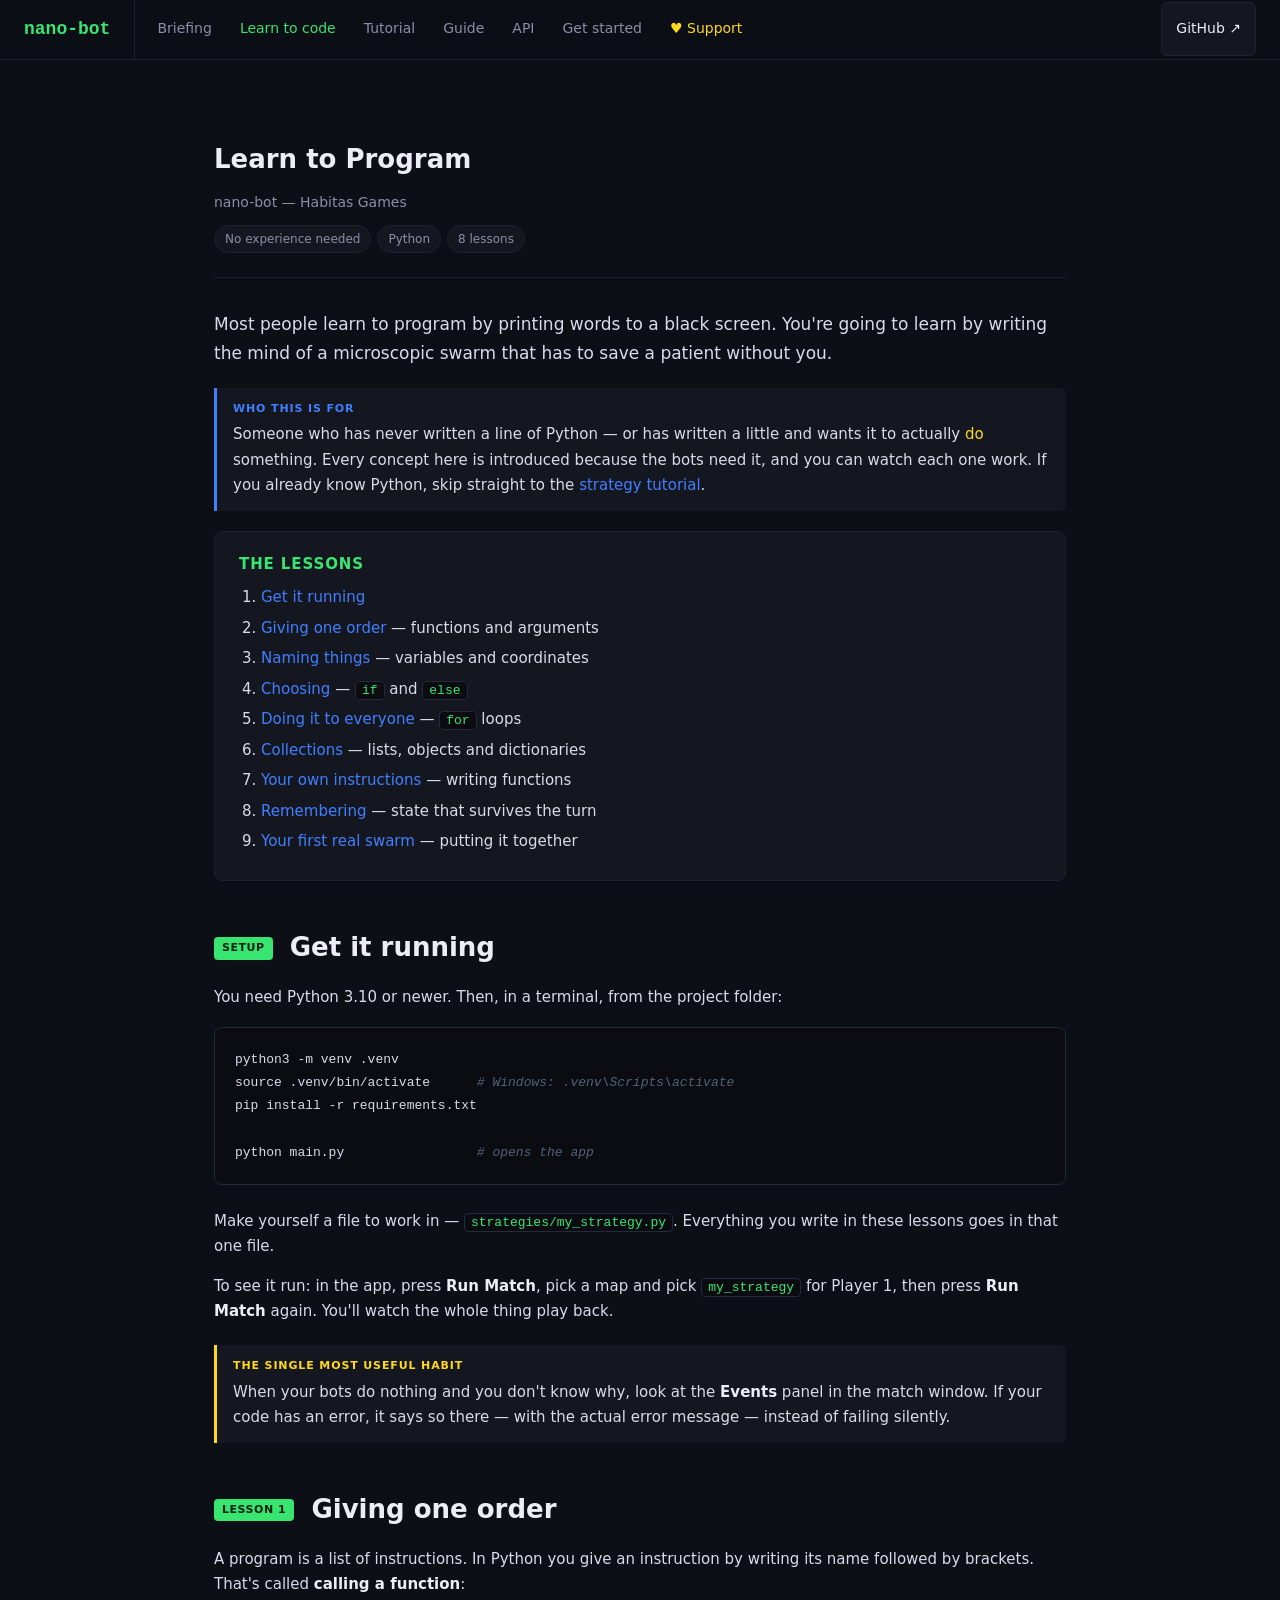
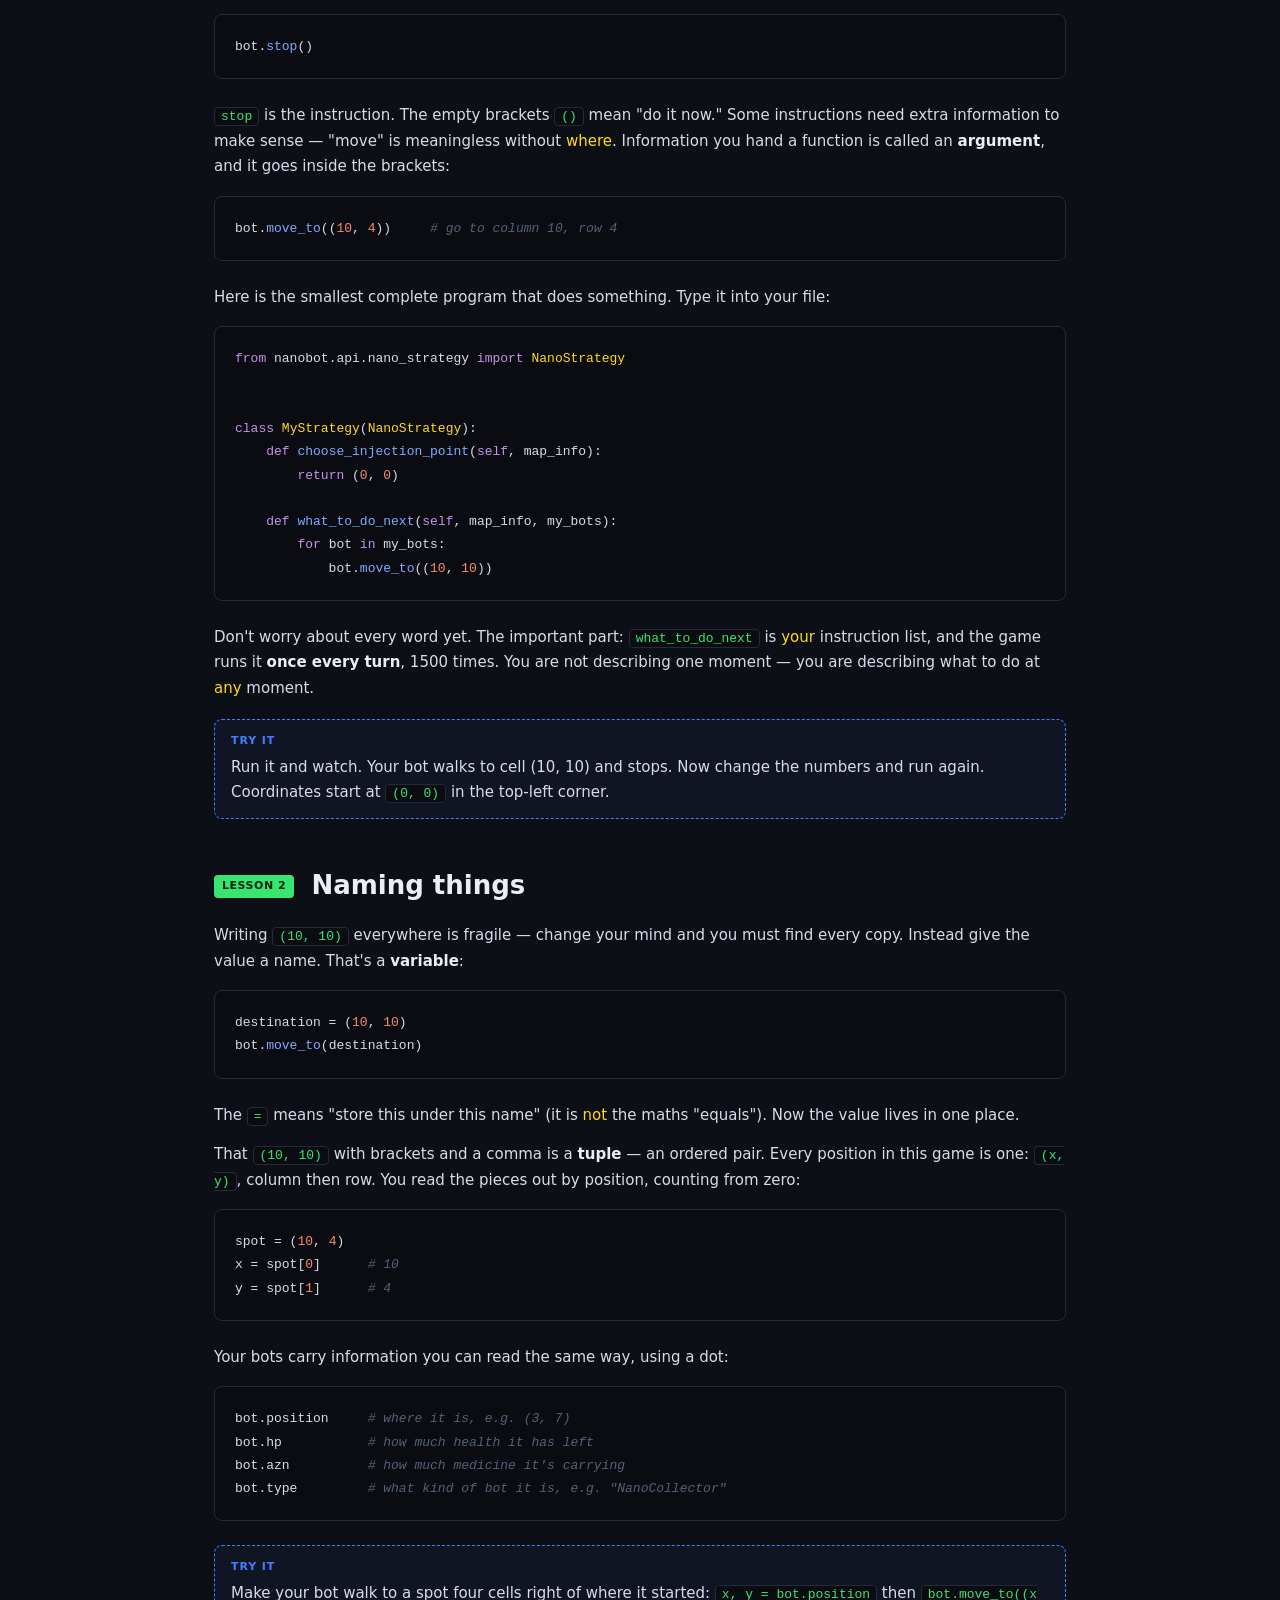
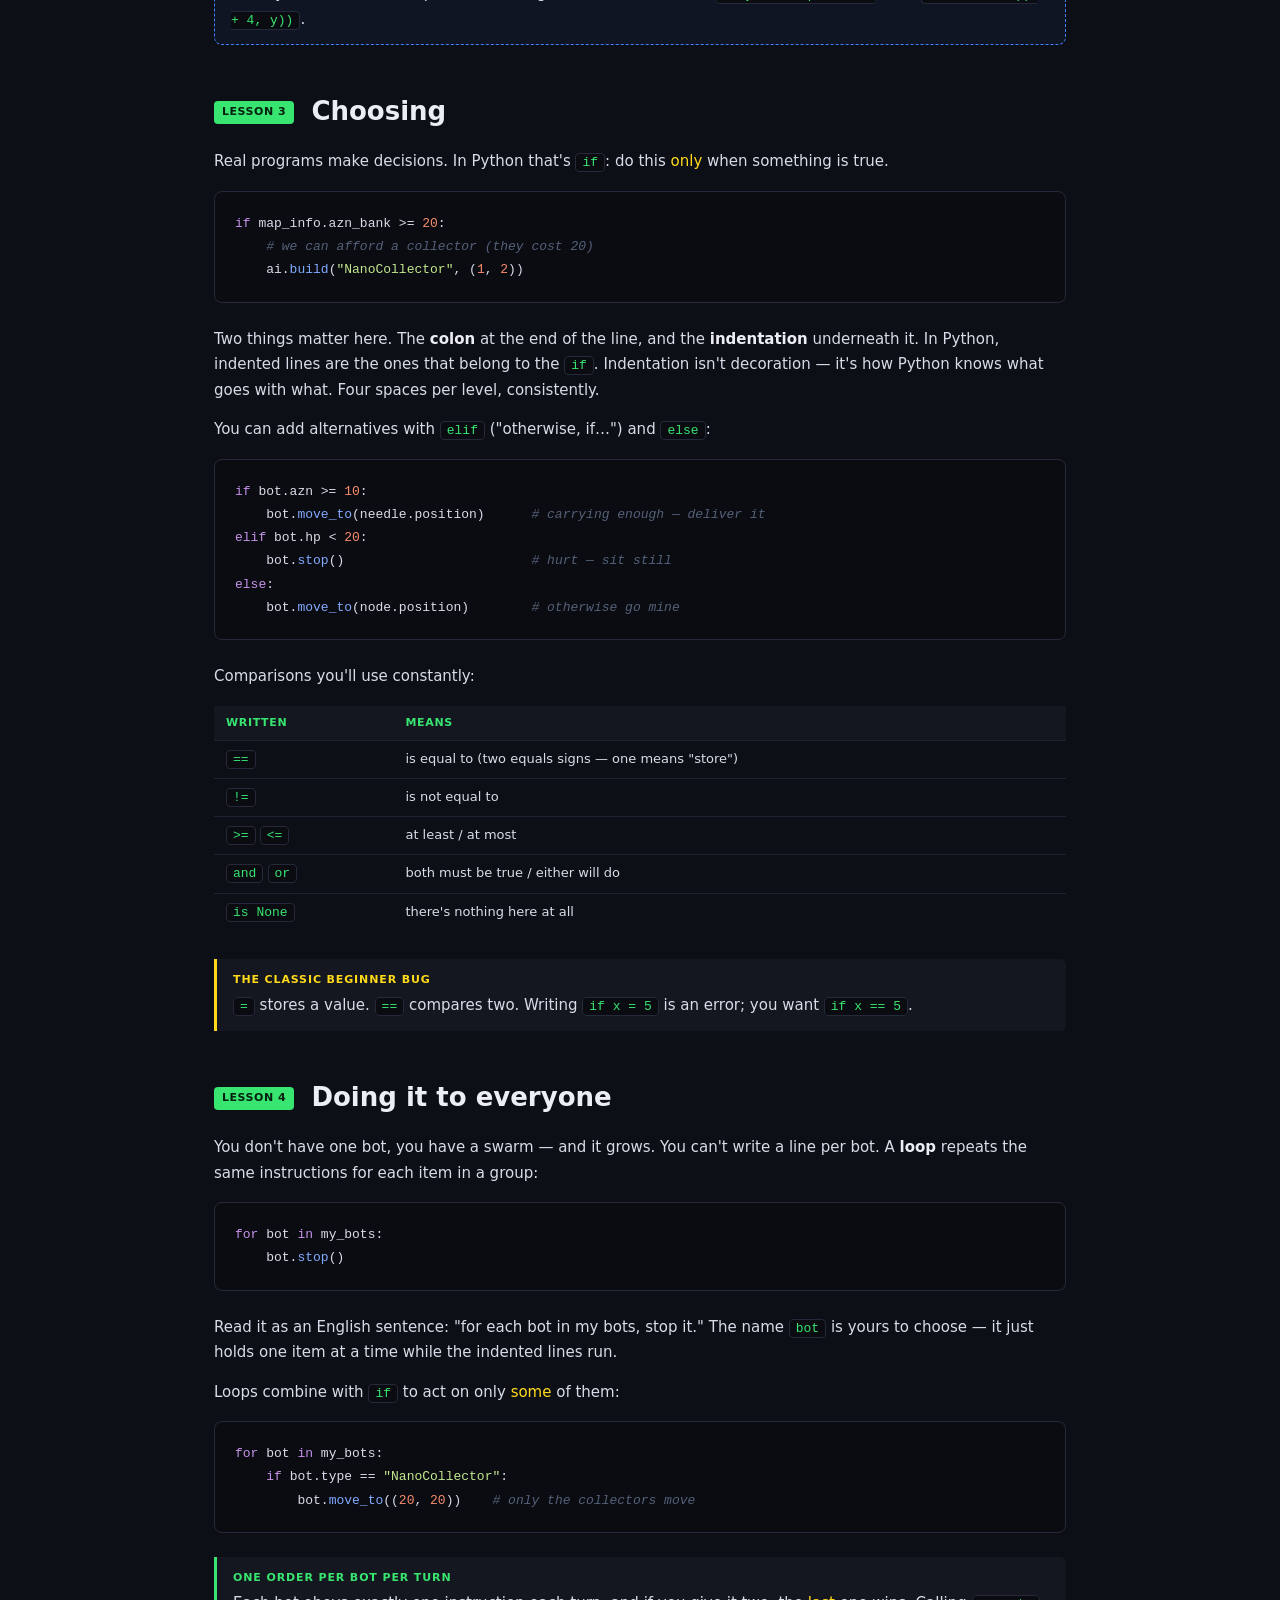
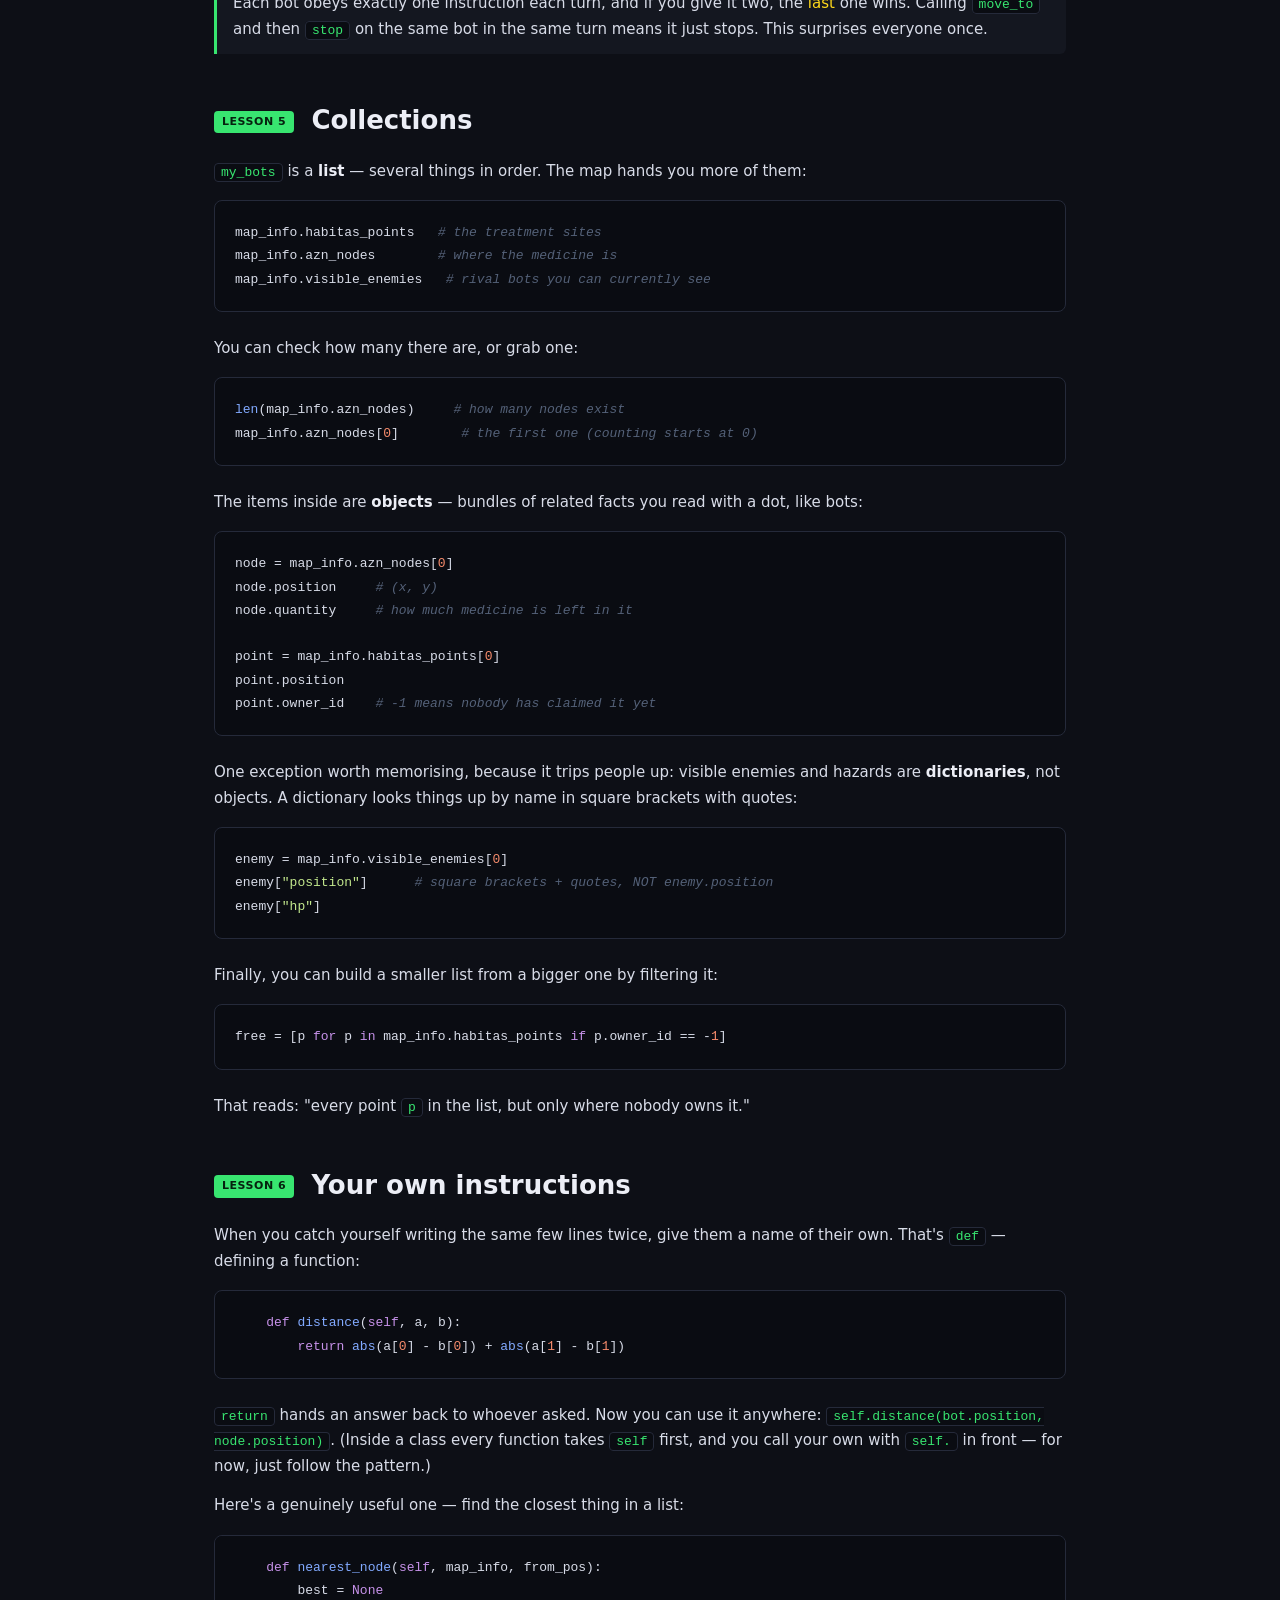
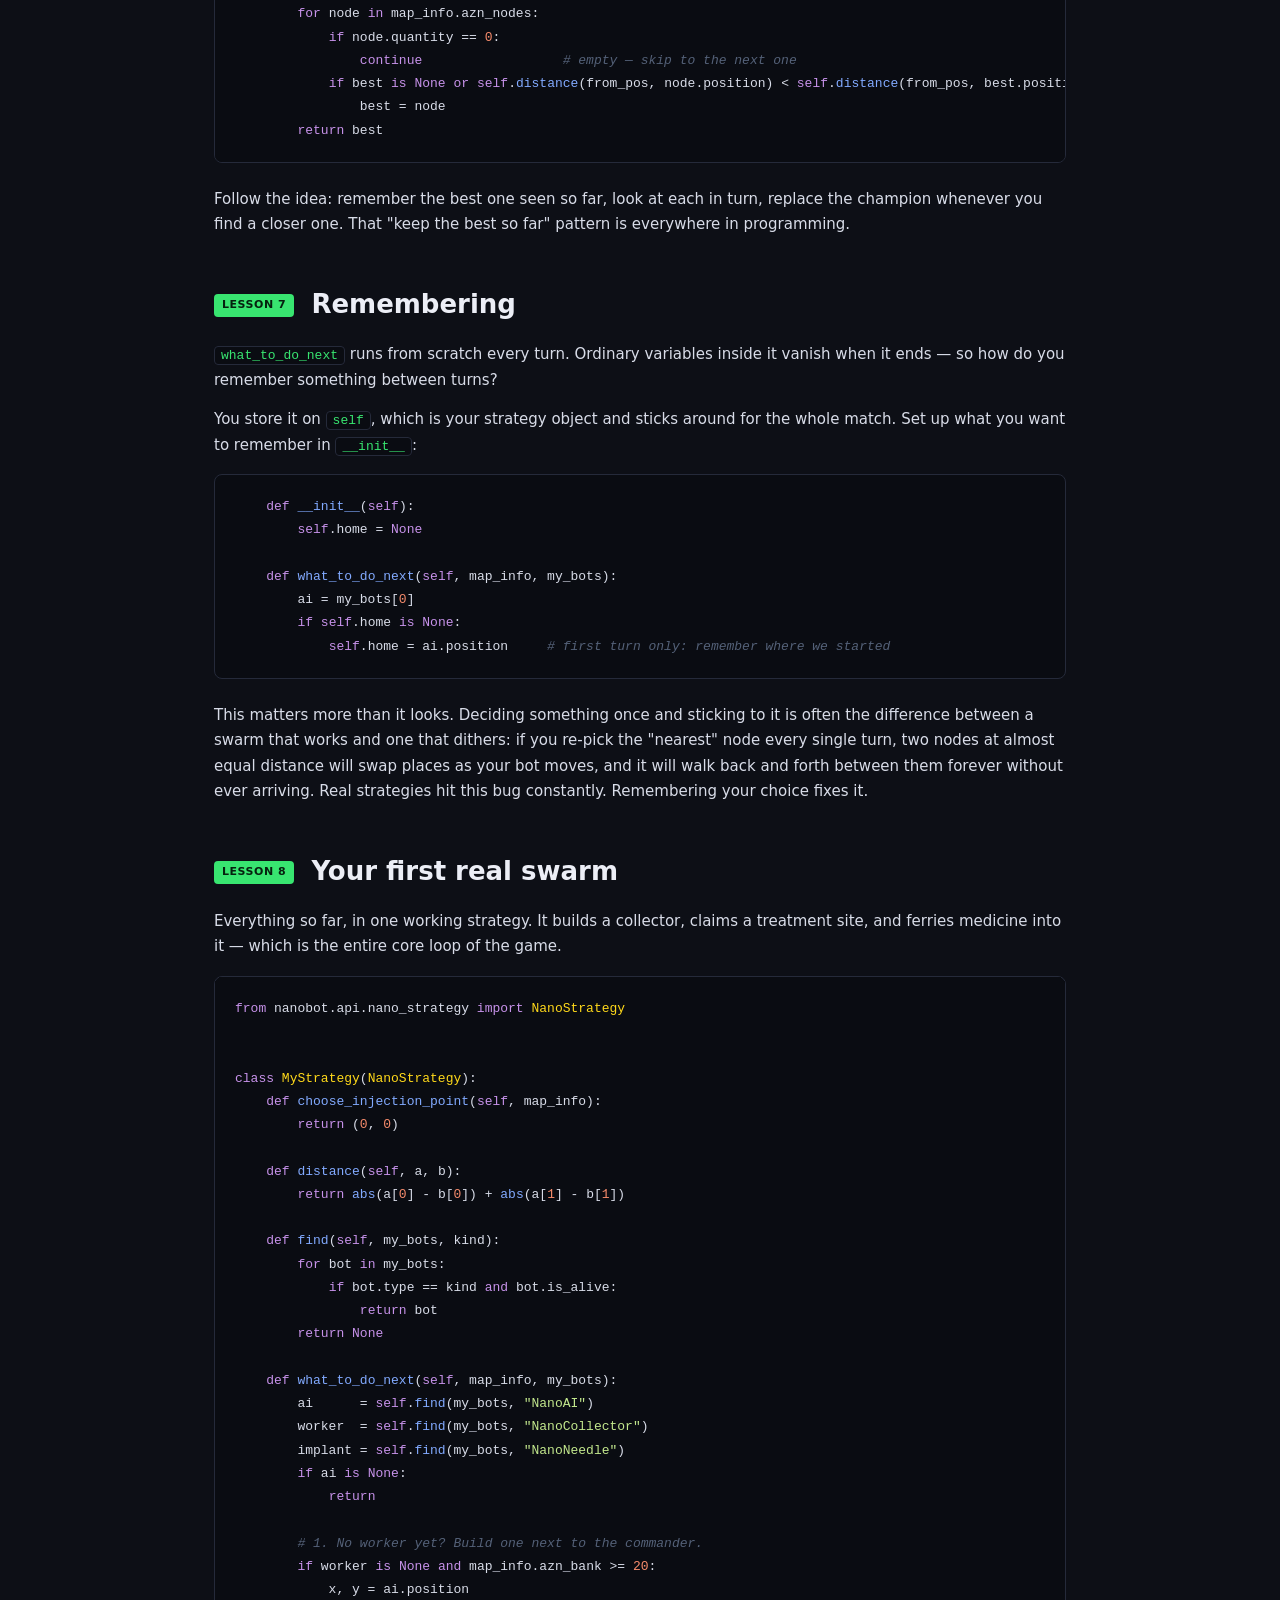
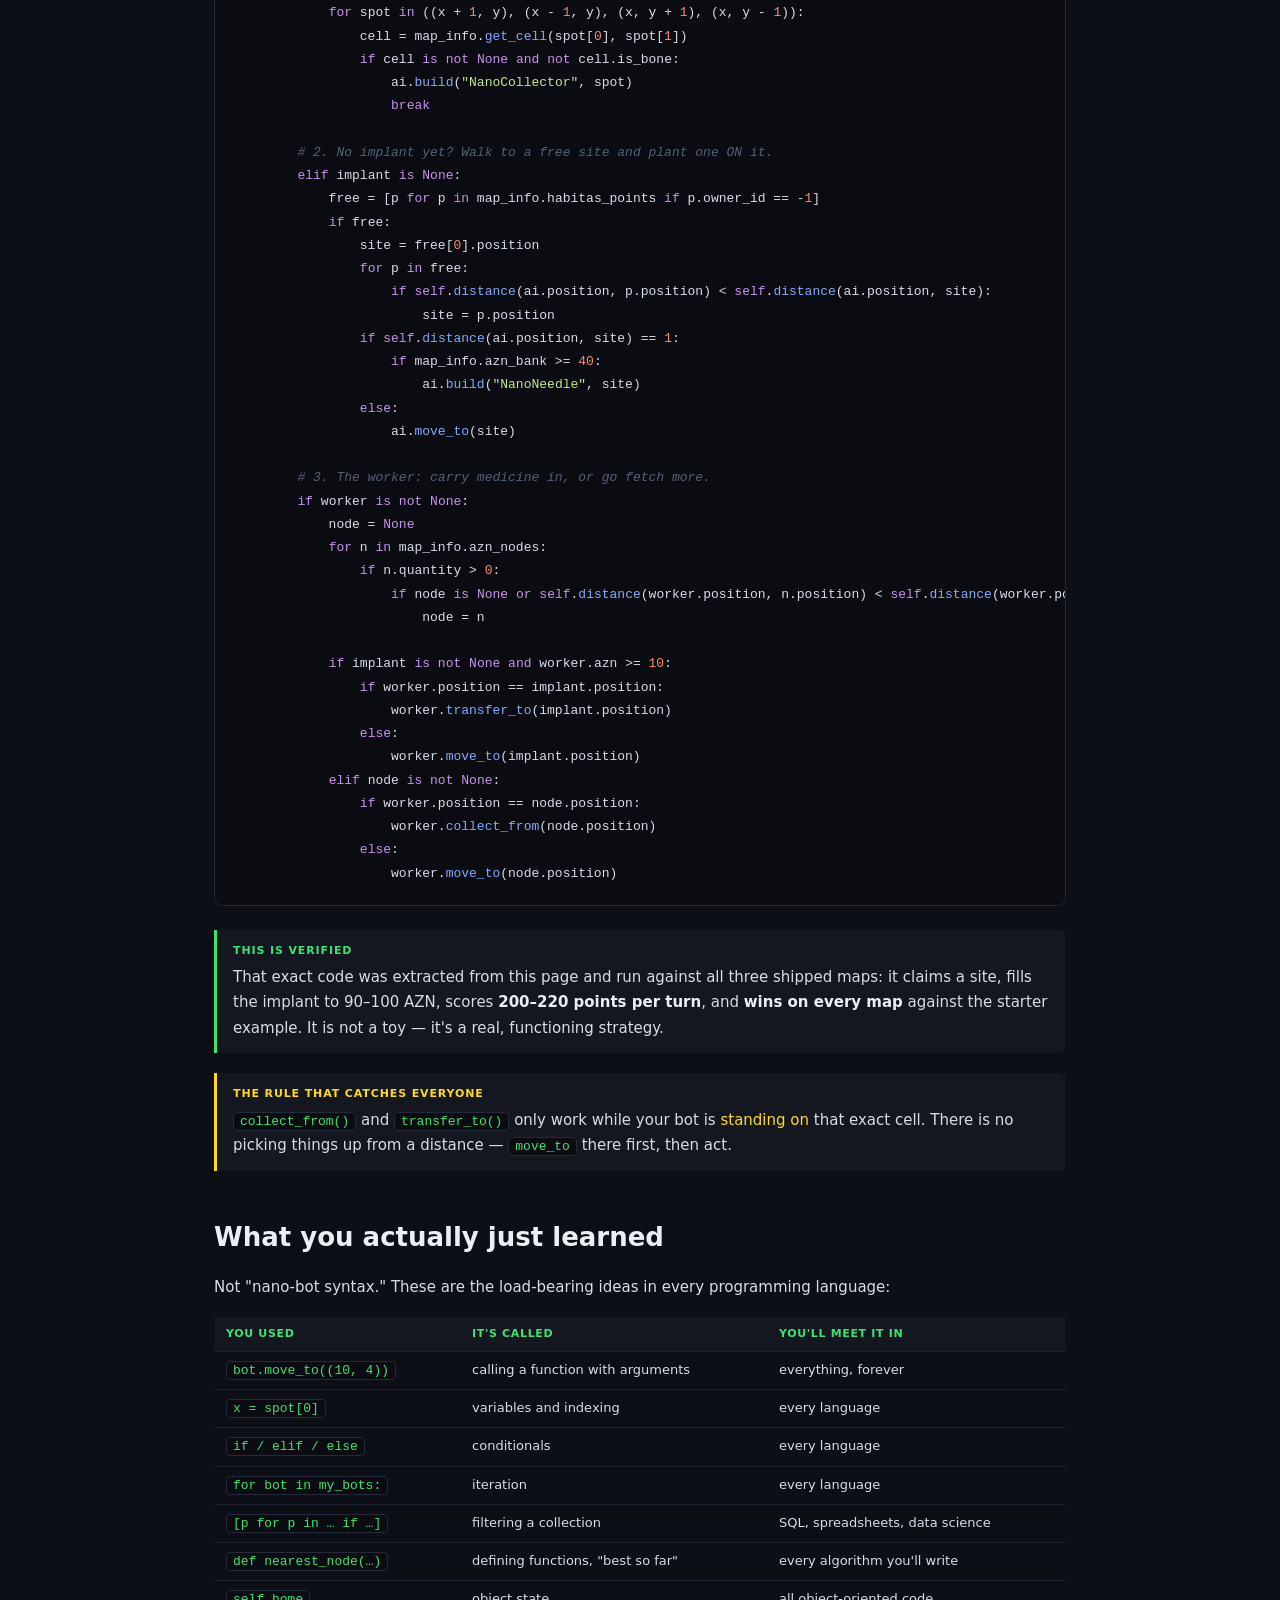
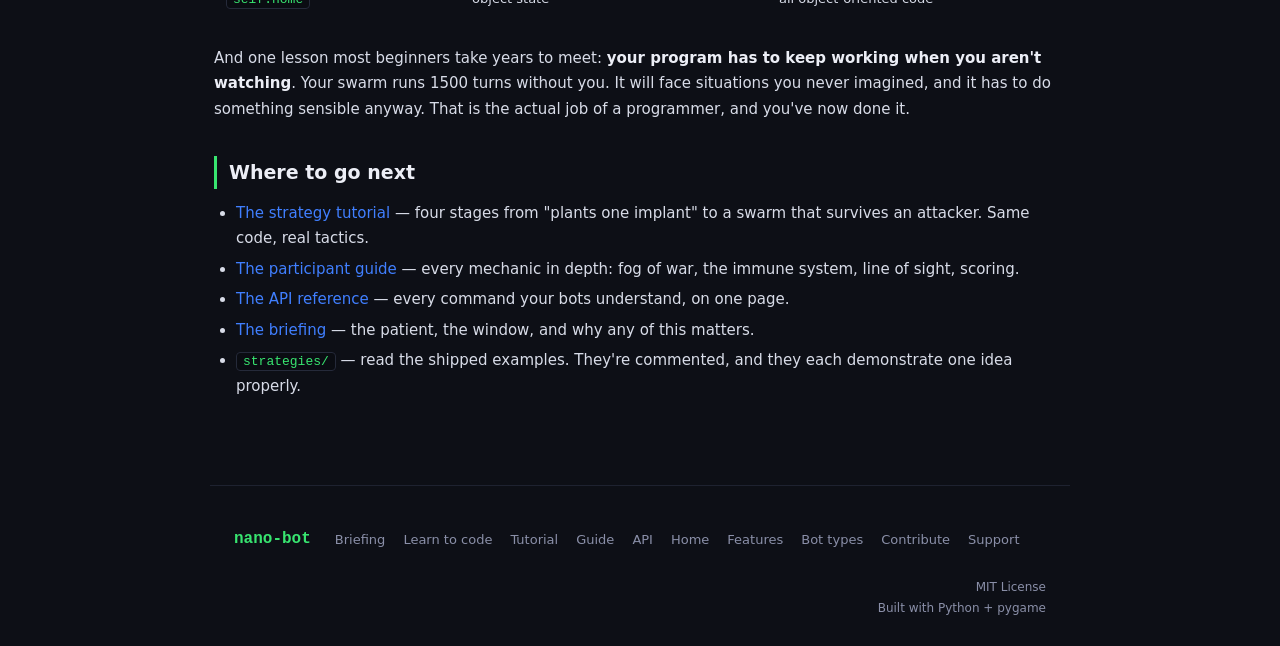
<file: docs/learn_to_program.html>
<!DOCTYPE html>
<html lang="en">
<head>
<meta charset="UTF-8">
<meta name="viewport" content="width=device-width, initial-scale=1.0">
<title>Learn to Program — nano-bot</title>
<link rel="stylesheet" href="../assets/site.css">
<style>
  .toc { background: var(--surface); border: 1px solid var(--border); border-radius: 8px; padding: 20px 24px; margin-bottom: 8px; }
  .toc h3 { margin-top: 0; }
  .toc ol { margin-bottom: 0; }
  .lesson-tag { display:inline-block; background:var(--accent); color:#06210f; font-size:11px;
    font-weight:700; border-radius:4px; padding:2px 8px; margin-right:8px; vertical-align:middle;
    text-transform:uppercase; letter-spacing:.05em; }
  .try { border:1px dashed var(--accent2); border-radius:8px; padding:12px 16px; margin:18px 0;
    background:rgba(64,127,255,.06); }
  .try-title { color:var(--accent2); font-size:11px; font-weight:700; text-transform:uppercase;
    letter-spacing:.08em; margin-bottom:4px; }
</style>
</head>
<body>
<nav>
  <div class="nav-logo"><a href="../index.html">nano-bot</a></div>
  <div class="nav-links">
    <a href="lore.html">Briefing</a>
    <a href="learn_to_program.html" class="here">Learn to code</a>
    <a href="tutorial.html">Tutorial</a>
    <a href="participant_guide.html">Guide</a>
    <a href="strategy_api.html">API</a>
    <a href="../index.html#start">Get started</a>
    <a href="../index.html#support" class="nav-support">Support</a>
    <a href="https://github.com/Habitas-Games/nano-bot-python" class="nav-gh">GitHub &#8599;</a>
  </div>
</nav>
<div class="doc">
<div class="doc-head">
  <h1>Learn to Program</h1>
  <div class="tagline">nano-bot &mdash; Habitas Games</div>
  <span class="pill">No experience needed</span><span class="pill">Python</span><span class="pill">8 lessons</span>
</div>

<p style="font-size:17px">
  Most people learn to program by printing words to a black screen. You're going to learn
  by writing the mind of a microscopic swarm that has to save a patient without you.
</p>

<div class="callout info">
  <div class="callout-title">Who this is for</div>
  Someone who has never written a line of Python — or has written a little and wants it to
  actually <em>do</em> something. Every concept here is introduced because the bots need it,
  and you can watch each one work. If you already know Python, skip straight to the
  <a href="tutorial.html">strategy tutorial</a>.
</div>

<div class="toc">
  <h3>The lessons</h3>
  <ol>
    <li><a href="#setup">Get it running</a></li>
    <li><a href="#l1">Giving one order</a> — functions and arguments</li>
    <li><a href="#l2">Naming things</a> — variables and coordinates</li>
    <li><a href="#l3">Choosing</a> — <code>if</code> and <code>else</code></li>
    <li><a href="#l4">Doing it to everyone</a> — <code>for</code> loops</li>
    <li><a href="#l5">Collections</a> — lists, objects and dictionaries</li>
    <li><a href="#l6">Your own instructions</a> — writing functions</li>
    <li><a href="#l7">Remembering</a> — state that survives the turn</li>
    <li><a href="#l8">Your first real swarm</a> — putting it together</li>
  </ol>
</div>

<!-- ────────────────────────────────────────────────────────────── -->
<h1 id="setup"><span class="lesson-tag">Setup</span> Get it running</h1>

<p>You need Python 3.10 or newer. Then, in a terminal, from the project folder:</p>

<pre><code>python3 -m venv .venv
source .venv/bin/activate      <span class="cmt"># Windows: .venv\Scripts\activate</span>
pip install -r requirements.txt

python main.py                 <span class="cmt"># opens the app</span></code></pre>

<p>
  Make yourself a file to work in — <code>strategies/my_strategy.py</code>. Everything you
  write in these lessons goes in that one file.
</p>

<p>
  To see it run: in the app, press <strong>Run Match</strong>, pick a map and pick
  <code>my_strategy</code> for Player 1, then press <strong>Run Match</strong> again.
  You'll watch the whole thing play back.
</p>

<div class="callout warn">
  <div class="callout-title">The single most useful habit</div>
  When your bots do nothing and you don't know why, look at the <strong>Events</strong>
  panel in the match window. If your code has an error, it says so there — with the actual
  error message — instead of failing silently.
</div>

<!-- ────────────────────────────────────────────────────────────── -->
<h1 id="l1"><span class="lesson-tag">Lesson 1</span> Giving one order</h1>

<p>
  A program is a list of instructions. In Python you give an instruction by writing its
  name followed by brackets. That's called <strong>calling a function</strong>:
</p>

<pre><code>bot.<span class="fn">stop</span>()</code></pre>

<p>
  <code>stop</code> is the instruction. The empty brackets <code>()</code> mean "do it now."
  Some instructions need extra information to make sense — "move" is meaningless without
  <em>where</em>. Information you hand a function is called an <strong>argument</strong>,
  and it goes inside the brackets:
</p>

<pre><code>bot.<span class="fn">move_to</span>((<span class="num">10</span>, <span class="num">4</span>))     <span class="cmt"># go to column 10, row 4</span></code></pre>

<p>Here is the smallest complete program that does something. Type it into your file:</p>

<pre><code><span class="kw">from</span> nanobot.api.nano_strategy <span class="kw">import</span> <span class="type">NanoStrategy</span>


<span class="kw">class</span> <span class="type">MyStrategy</span>(<span class="type">NanoStrategy</span>):
    <span class="kw">def</span> <span class="fn">choose_injection_point</span>(<span class="kw">self</span>, map_info):
        <span class="kw">return</span> (<span class="num">0</span>, <span class="num">0</span>)

    <span class="kw">def</span> <span class="fn">what_to_do_next</span>(<span class="kw">self</span>, map_info, my_bots):
        <span class="kw">for</span> bot <span class="kw">in</span> my_bots:
            bot.<span class="fn">move_to</span>((<span class="num">10</span>, <span class="num">10</span>))</code></pre>

<p>
  Don't worry about every word yet. The important part: <code>what_to_do_next</code> is
  <em>your</em> instruction list, and the game runs it <strong>once every turn</strong>,
  1500 times. You are not describing one moment — you are describing what to do at
  <em>any</em> moment.
</p>

<div class="try">
  <div class="try-title">Try it</div>
  Run it and watch. Your bot walks to cell (10, 10) and stops. Now change the numbers and
  run again. Coordinates start at <code>(0, 0)</code> in the top-left corner.
</div>

<!-- ────────────────────────────────────────────────────────────── -->
<h1 id="l2"><span class="lesson-tag">Lesson 2</span> Naming things</h1>

<p>
  Writing <code>(10, 10)</code> everywhere is fragile — change your mind and you must find
  every copy. Instead give the value a name. That's a <strong>variable</strong>:
</p>

<pre><code>destination = (<span class="num">10</span>, <span class="num">10</span>)
bot.<span class="fn">move_to</span>(destination)</code></pre>

<p>
  The <code>=</code> means "store this under this name" (it is <em>not</em> the maths
  "equals"). Now the value lives in one place.
</p>

<p>
  That <code>(10, 10)</code> with brackets and a comma is a <strong>tuple</strong> — an
  ordered pair. Every position in this game is one: <code>(x, y)</code>, column then row.
  You read the pieces out by position, counting from zero:
</p>

<pre><code>spot = (<span class="num">10</span>, <span class="num">4</span>)
x = spot[<span class="num">0</span>]      <span class="cmt"># 10</span>
y = spot[<span class="num">1</span>]      <span class="cmt"># 4</span></code></pre>

<p>Your bots carry information you can read the same way, using a dot:</p>

<pre><code>bot.position     <span class="cmt"># where it is, e.g. (3, 7)</span>
bot.hp           <span class="cmt"># how much health it has left</span>
bot.azn          <span class="cmt"># how much medicine it's carrying</span>
bot.type         <span class="cmt"># what kind of bot it is, e.g. "NanoCollector"</span></code></pre>

<div class="try">
  <div class="try-title">Try it</div>
  Make your bot walk to a spot four cells right of where it started:
  <code>x, y = bot.position</code> then <code>bot.move_to((x + 4, y))</code>.
</div>

<!-- ────────────────────────────────────────────────────────────── -->
<h1 id="l3"><span class="lesson-tag">Lesson 3</span> Choosing</h1>

<p>
  Real programs make decisions. In Python that's <code>if</code>: do this <em>only</em>
  when something is true.
</p>

<pre><code><span class="kw">if</span> map_info.azn_bank &gt;= <span class="num">20</span>:
    <span class="cmt"># we can afford a collector (they cost 20)</span>
    ai.<span class="fn">build</span>(<span class="str">"NanoCollector"</span>, (<span class="num">1</span>, <span class="num">2</span>))</code></pre>

<p>
  Two things matter here. The <strong>colon</strong> at the end of the line, and the
  <strong>indentation</strong> underneath it. In Python, indented lines are the ones that
  belong to the <code>if</code>. Indentation isn't decoration — it's how Python knows what
  goes with what. Four spaces per level, consistently.
</p>

<p>You can add alternatives with <code>elif</code> ("otherwise, if…") and <code>else</code>:</p>

<pre><code><span class="kw">if</span> bot.azn &gt;= <span class="num">10</span>:
    bot.<span class="fn">move_to</span>(needle.position)      <span class="cmt"># carrying enough — deliver it</span>
<span class="kw">elif</span> bot.hp &lt; <span class="num">20</span>:
    bot.<span class="fn">stop</span>()                        <span class="cmt"># hurt — sit still</span>
<span class="kw">else</span>:
    bot.<span class="fn">move_to</span>(node.position)        <span class="cmt"># otherwise go mine</span></code></pre>

<p>Comparisons you'll use constantly:</p>

<table>
  <thead><tr><th>Written</th><th>Means</th></tr></thead>
  <tbody>
    <tr><td><code>==</code></td><td>is equal to (two equals signs — one means "store")</td></tr>
    <tr><td><code>!=</code></td><td>is not equal to</td></tr>
    <tr><td><code>&gt;=</code> <code>&lt;=</code></td><td>at least / at most</td></tr>
    <tr><td><code>and</code> <code>or</code></td><td>both must be true / either will do</td></tr>
    <tr><td><code>is None</code></td><td>there's nothing here at all</td></tr>
  </tbody>
</table>

<div class="callout warn">
  <div class="callout-title">The classic beginner bug</div>
  <code>=</code> stores a value. <code>==</code> compares two. Writing <code>if x = 5</code>
  is an error; you want <code>if x == 5</code>.
</div>

<!-- ────────────────────────────────────────────────────────────── -->
<h1 id="l4"><span class="lesson-tag">Lesson 4</span> Doing it to everyone</h1>

<p>
  You don't have one bot, you have a swarm — and it grows. You can't write a line per bot.
  A <strong>loop</strong> repeats the same instructions for each item in a group:
</p>

<pre><code><span class="kw">for</span> bot <span class="kw">in</span> my_bots:
    bot.<span class="fn">stop</span>()</code></pre>

<p>
  Read it as an English sentence: "for each bot in my bots, stop it." The name
  <code>bot</code> is yours to choose — it just holds one item at a time while the indented
  lines run.
</p>

<p>Loops combine with <code>if</code> to act on only <em>some</em> of them:</p>

<pre><code><span class="kw">for</span> bot <span class="kw">in</span> my_bots:
    <span class="kw">if</span> bot.type == <span class="str">"NanoCollector"</span>:
        bot.<span class="fn">move_to</span>((<span class="num">20</span>, <span class="num">20</span>))    <span class="cmt"># only the collectors move</span></code></pre>

<div class="callout">
  <div class="callout-title">One order per bot per turn</div>
  Each bot obeys exactly one instruction each turn, and if you give it two, the
  <em>last</em> one wins. Calling <code>move_to</code> and then <code>stop</code> on the
  same bot in the same turn means it just stops. This surprises everyone once.
</div>

<!-- ────────────────────────────────────────────────────────────── -->
<h1 id="l5"><span class="lesson-tag">Lesson 5</span> Collections</h1>

<p>
  <code>my_bots</code> is a <strong>list</strong> — several things in order. The map hands
  you more of them:
</p>

<pre><code>map_info.habitas_points   <span class="cmt"># the treatment sites</span>
map_info.azn_nodes        <span class="cmt"># where the medicine is</span>
map_info.visible_enemies   <span class="cmt"># rival bots you can currently see</span></code></pre>

<p>You can check how many there are, or grab one:</p>

<pre><code><span class="fn">len</span>(map_info.azn_nodes)     <span class="cmt"># how many nodes exist</span>
map_info.azn_nodes[<span class="num">0</span>]        <span class="cmt"># the first one (counting starts at 0)</span></code></pre>

<p>
  The items inside are <strong>objects</strong> — bundles of related facts you read with a
  dot, like bots:
</p>

<pre><code>node = map_info.azn_nodes[<span class="num">0</span>]
node.position     <span class="cmt"># (x, y)</span>
node.quantity     <span class="cmt"># how much medicine is left in it</span>

point = map_info.habitas_points[<span class="num">0</span>]
point.position
point.owner_id    <span class="cmt"># -1 means nobody has claimed it yet</span></code></pre>

<p>
  One exception worth memorising, because it trips people up: visible enemies and hazards
  are <strong>dictionaries</strong>, not objects. A dictionary looks things up by name in
  square brackets with quotes:
</p>

<pre><code>enemy = map_info.visible_enemies[<span class="num">0</span>]
enemy[<span class="str">"position"</span>]      <span class="cmt"># square brackets + quotes, NOT enemy.position</span>
enemy[<span class="str">"hp"</span>]</code></pre>

<p>Finally, you can build a smaller list from a bigger one by filtering it:</p>

<pre><code>free = [p <span class="kw">for</span> p <span class="kw">in</span> map_info.habitas_points <span class="kw">if</span> p.owner_id == -<span class="num">1</span>]</code></pre>

<p>That reads: "every point <code>p</code> in the list, but only where nobody owns it."</p>

<!-- ────────────────────────────────────────────────────────────── -->
<h1 id="l6"><span class="lesson-tag">Lesson 6</span> Your own instructions</h1>

<p>
  When you catch yourself writing the same few lines twice, give them a name of their own.
  That's <code>def</code> — defining a function:
</p>

<pre><code>    <span class="kw">def</span> <span class="fn">distance</span>(<span class="kw">self</span>, a, b):
        <span class="kw">return</span> <span class="fn">abs</span>(a[<span class="num">0</span>] - b[<span class="num">0</span>]) + <span class="fn">abs</span>(a[<span class="num">1</span>] - b[<span class="num">1</span>])</code></pre>

<p>
  <code>return</code> hands an answer back to whoever asked. Now you can use it anywhere:
  <code>self.distance(bot.position, node.position)</code>. (Inside a class every function
  takes <code>self</code> first, and you call your own with <code>self.</code> in front —
  for now, just follow the pattern.)
</p>

<p>Here's a genuinely useful one — find the closest thing in a list:</p>

<pre><code>    <span class="kw">def</span> <span class="fn">nearest_node</span>(<span class="kw">self</span>, map_info, from_pos):
        best = <span class="kw">None</span>
        <span class="kw">for</span> node <span class="kw">in</span> map_info.azn_nodes:
            <span class="kw">if</span> node.quantity == <span class="num">0</span>:
                <span class="kw">continue</span>                  <span class="cmt"># empty — skip to the next one</span>
            <span class="kw">if</span> best <span class="kw">is</span> <span class="kw">None</span> <span class="kw">or</span> <span class="kw">self</span>.<span class="fn">distance</span>(from_pos, node.position) &lt; <span class="kw">self</span>.<span class="fn">distance</span>(from_pos, best.position):
                best = node
        <span class="kw">return</span> best</code></pre>

<p>
  Follow the idea: remember the best one seen so far, look at each in turn, replace the
  champion whenever you find a closer one. That "keep the best so far" pattern is
  everywhere in programming.
</p>

<!-- ────────────────────────────────────────────────────────────── -->
<h1 id="l7"><span class="lesson-tag">Lesson 7</span> Remembering</h1>

<p>
  <code>what_to_do_next</code> runs from scratch every turn. Ordinary variables inside it
  vanish when it ends — so how do you remember something between turns?
</p>

<p>
  You store it on <code>self</code>, which is your strategy object and sticks around for the
  whole match. Set up what you want to remember in <code>__init__</code>:
</p>

<pre><code>    <span class="kw">def</span> <span class="fn">__init__</span>(<span class="kw">self</span>):
        <span class="kw">self</span>.home = <span class="kw">None</span>

    <span class="kw">def</span> <span class="fn">what_to_do_next</span>(<span class="kw">self</span>, map_info, my_bots):
        ai = my_bots[<span class="num">0</span>]
        <span class="kw">if</span> <span class="kw">self</span>.home <span class="kw">is</span> <span class="kw">None</span>:
            <span class="kw">self</span>.home = ai.position     <span class="cmt"># first turn only: remember where we started</span></code></pre>

<p>
  This matters more than it looks. Deciding something once and sticking to it is often the
  difference between a swarm that works and one that dithers: if you re-pick the "nearest"
  node every single turn, two nodes at almost equal distance will swap places as your bot
  moves, and it will walk back and forth between them forever without ever arriving. Real
  strategies hit this bug constantly. Remembering your choice fixes it.
</p>

<!-- ────────────────────────────────────────────────────────────── -->
<h1 id="l8"><span class="lesson-tag">Lesson 8</span> Your first real swarm</h1>

<p>
  Everything so far, in one working strategy. It builds a collector, claims a treatment
  site, and ferries medicine into it — which is the entire core loop of the game.
</p>

<pre><code><span class="kw">from</span> nanobot.api.nano_strategy <span class="kw">import</span> <span class="type">NanoStrategy</span>


<span class="kw">class</span> <span class="type">MyStrategy</span>(<span class="type">NanoStrategy</span>):
    <span class="kw">def</span> <span class="fn">choose_injection_point</span>(<span class="kw">self</span>, map_info):
        <span class="kw">return</span> (<span class="num">0</span>, <span class="num">0</span>)

    <span class="kw">def</span> <span class="fn">distance</span>(<span class="kw">self</span>, a, b):
        <span class="kw">return</span> <span class="fn">abs</span>(a[<span class="num">0</span>] - b[<span class="num">0</span>]) + <span class="fn">abs</span>(a[<span class="num">1</span>] - b[<span class="num">1</span>])

    <span class="kw">def</span> <span class="fn">find</span>(<span class="kw">self</span>, my_bots, kind):
        <span class="kw">for</span> bot <span class="kw">in</span> my_bots:
            <span class="kw">if</span> bot.type == kind <span class="kw">and</span> bot.is_alive:
                <span class="kw">return</span> bot
        <span class="kw">return</span> <span class="kw">None</span>

    <span class="kw">def</span> <span class="fn">what_to_do_next</span>(<span class="kw">self</span>, map_info, my_bots):
        ai      = <span class="kw">self</span>.<span class="fn">find</span>(my_bots, <span class="str">"NanoAI"</span>)
        worker  = <span class="kw">self</span>.<span class="fn">find</span>(my_bots, <span class="str">"NanoCollector"</span>)
        implant = <span class="kw">self</span>.<span class="fn">find</span>(my_bots, <span class="str">"NanoNeedle"</span>)
        <span class="kw">if</span> ai <span class="kw">is</span> <span class="kw">None</span>:
            <span class="kw">return</span>

        <span class="cmt"># 1. No worker yet? Build one next to the commander.</span>
        <span class="kw">if</span> worker <span class="kw">is</span> <span class="kw">None</span> <span class="kw">and</span> map_info.azn_bank &gt;= <span class="num">20</span>:
            x, y = ai.position
            <span class="kw">for</span> spot <span class="kw">in</span> ((x + <span class="num">1</span>, y), (x - <span class="num">1</span>, y), (x, y + <span class="num">1</span>), (x, y - <span class="num">1</span>)):
                cell = map_info.<span class="fn">get_cell</span>(spot[<span class="num">0</span>], spot[<span class="num">1</span>])
                <span class="kw">if</span> cell <span class="kw">is not</span> <span class="kw">None</span> <span class="kw">and</span> <span class="kw">not</span> cell.is_bone:
                    ai.<span class="fn">build</span>(<span class="str">"NanoCollector"</span>, spot)
                    <span class="kw">break</span>

        <span class="cmt"># 2. No implant yet? Walk to a free site and plant one ON it.</span>
        <span class="kw">elif</span> implant <span class="kw">is</span> <span class="kw">None</span>:
            free = [p <span class="kw">for</span> p <span class="kw">in</span> map_info.habitas_points <span class="kw">if</span> p.owner_id == -<span class="num">1</span>]
            <span class="kw">if</span> free:
                site = free[<span class="num">0</span>].position
                <span class="kw">for</span> p <span class="kw">in</span> free:
                    <span class="kw">if</span> <span class="kw">self</span>.<span class="fn">distance</span>(ai.position, p.position) &lt; <span class="kw">self</span>.<span class="fn">distance</span>(ai.position, site):
                        site = p.position
                <span class="kw">if</span> <span class="kw">self</span>.<span class="fn">distance</span>(ai.position, site) == <span class="num">1</span>:
                    <span class="kw">if</span> map_info.azn_bank &gt;= <span class="num">40</span>:
                        ai.<span class="fn">build</span>(<span class="str">"NanoNeedle"</span>, site)
                <span class="kw">else</span>:
                    ai.<span class="fn">move_to</span>(site)

        <span class="cmt"># 3. The worker: carry medicine in, or go fetch more.</span>
        <span class="kw">if</span> worker <span class="kw">is not</span> <span class="kw">None</span>:
            node = <span class="kw">None</span>
            <span class="kw">for</span> n <span class="kw">in</span> map_info.azn_nodes:
                <span class="kw">if</span> n.quantity &gt; <span class="num">0</span>:
                    <span class="kw">if</span> node <span class="kw">is</span> <span class="kw">None</span> <span class="kw">or</span> <span class="kw">self</span>.<span class="fn">distance</span>(worker.position, n.position) &lt; <span class="kw">self</span>.<span class="fn">distance</span>(worker.position, node.position):
                        node = n

            <span class="kw">if</span> implant <span class="kw">is not</span> <span class="kw">None</span> <span class="kw">and</span> worker.azn &gt;= <span class="num">10</span>:
                <span class="kw">if</span> worker.position == implant.position:
                    worker.<span class="fn">transfer_to</span>(implant.position)
                <span class="kw">else</span>:
                    worker.<span class="fn">move_to</span>(implant.position)
            <span class="kw">elif</span> node <span class="kw">is not</span> <span class="kw">None</span>:
                <span class="kw">if</span> worker.position == node.position:
                    worker.<span class="fn">collect_from</span>(node.position)
                <span class="kw">else</span>:
                    worker.<span class="fn">move_to</span>(node.position)</code></pre>

<div class="callout">
  <div class="callout-title">This is verified</div>
  That exact code was extracted from this page and run against all three shipped maps: it
  claims a site, fills the implant to 90–100 AZN, scores <strong>200–220 points per
  turn</strong>, and <strong>wins on every map</strong> against the starter example. It is
  not a toy — it's a real, functioning strategy.
</div>

<div class="callout warn">
  <div class="callout-title">The rule that catches everyone</div>
  <code>collect_from()</code> and <code>transfer_to()</code> only work while your bot is
  <em>standing on</em> that exact cell. There is no picking things up from a distance —
  <code>move_to</code> there first, then act.
</div>

<!-- ────────────────────────────────────────────────────────────── -->
<h1>What you actually just learned</h1>

<p>Not "nano-bot syntax." These are the load-bearing ideas in every programming language:</p>

<table>
  <thead><tr><th>You used</th><th>It's called</th><th>You'll meet it in</th></tr></thead>
  <tbody>
    <tr><td><code>bot.move_to((10, 4))</code></td><td>calling a function with arguments</td><td>everything, forever</td></tr>
    <tr><td><code>x = spot[0]</code></td><td>variables and indexing</td><td>every language</td></tr>
    <tr><td><code>if / elif / else</code></td><td>conditionals</td><td>every language</td></tr>
    <tr><td><code>for bot in my_bots:</code></td><td>iteration</td><td>every language</td></tr>
    <tr><td><code>[p for p in … if …]</code></td><td>filtering a collection</td><td>SQL, spreadsheets, data science</td></tr>
    <tr><td><code>def nearest_node(…)</code></td><td>defining functions, "best so far"</td><td>every algorithm you'll write</td></tr>
    <tr><td><code>self.home</code></td><td>object state</td><td>all object-oriented code</td></tr>
  </tbody>
</table>

<p>
  And one lesson most beginners take years to meet: <strong>your program has to keep working
  when you aren't watching</strong>. Your swarm runs 1500 turns without you. It will face
  situations you never imagined, and it has to do something sensible anyway. That is the
  actual job of a programmer, and you've now done it.
</p>

<h2>Where to go next</h2>
<ul>
  <li><a href="tutorial.html">The strategy tutorial</a> — four stages from "plants one implant"
      to a swarm that survives an attacker. Same code, real tactics.</li>
  <li><a href="participant_guide.html">The participant guide</a> — every mechanic in depth:
      fog of war, the immune system, line of sight, scoring.</li>
  <li><a href="strategy_api.html">The API reference</a> — every command your bots understand,
      on one page.</li>
  <li><a href="lore.html">The briefing</a> — the patient, the window, and why any of this
      matters.</li>
  <li><code>strategies/</code> — read the shipped examples. They're commented, and they
      each demonstrate one idea properly.</li>
</ul>



</div>
<footer>
  <div class="footer-logo">nano-bot</div>
  <div class="footer-links">
    <a href="lore.html">Briefing</a>
    <a href="learn_to_program.html">Learn to code</a>
    <a href="tutorial.html">Tutorial</a>
    <a href="participant_guide.html">Guide</a>
    <a href="strategy_api.html">API</a>
    <a href="../index.html">Home</a>
    <a href="../index.html#features">Features</a>
    <a href="../index.html#bots">Bot types</a>
    <a href="../index.html#contribute">Contribute</a>
    <a href="../index.html#support">Support</a>
  </div>
  <div class="footer-right">
    MIT License<br>
    <span style="color:var(--muted)">Built with Python + pygame</span>
  </div>
</footer>
</body>
</html>
</file>
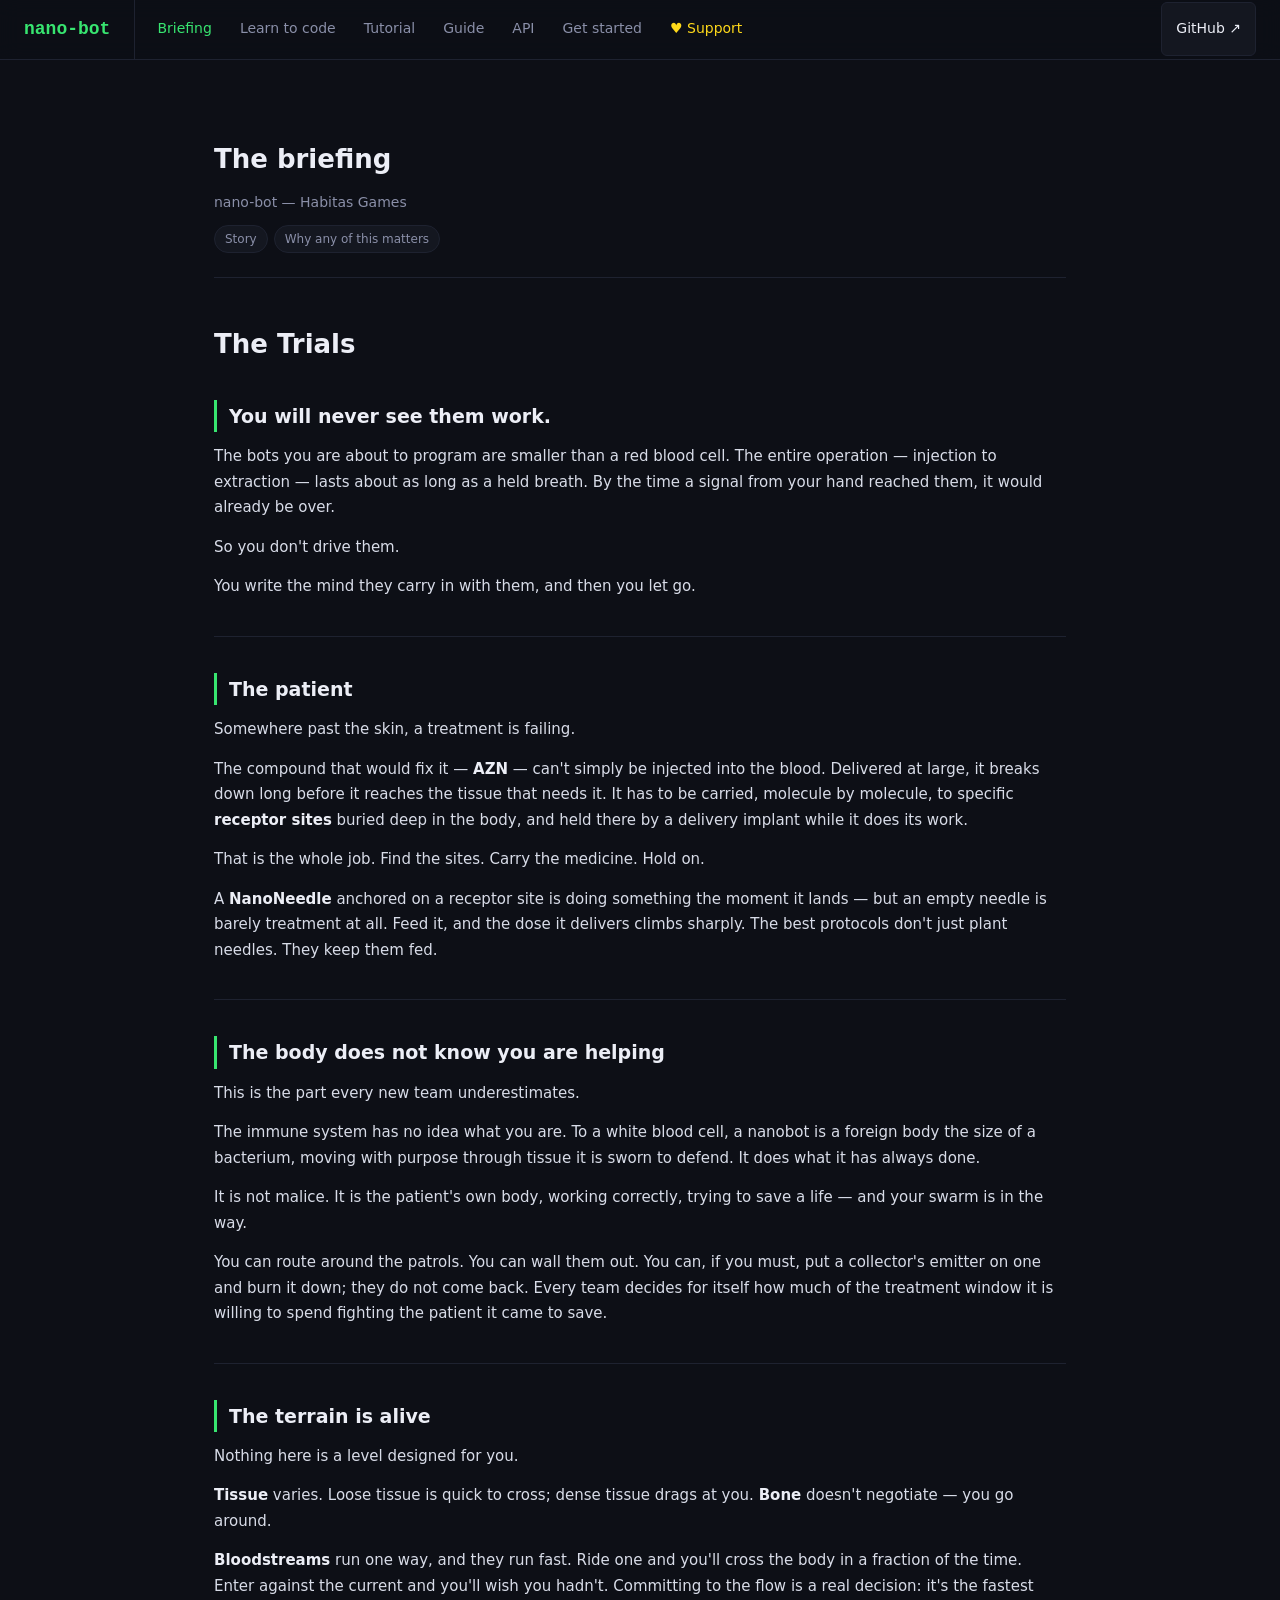
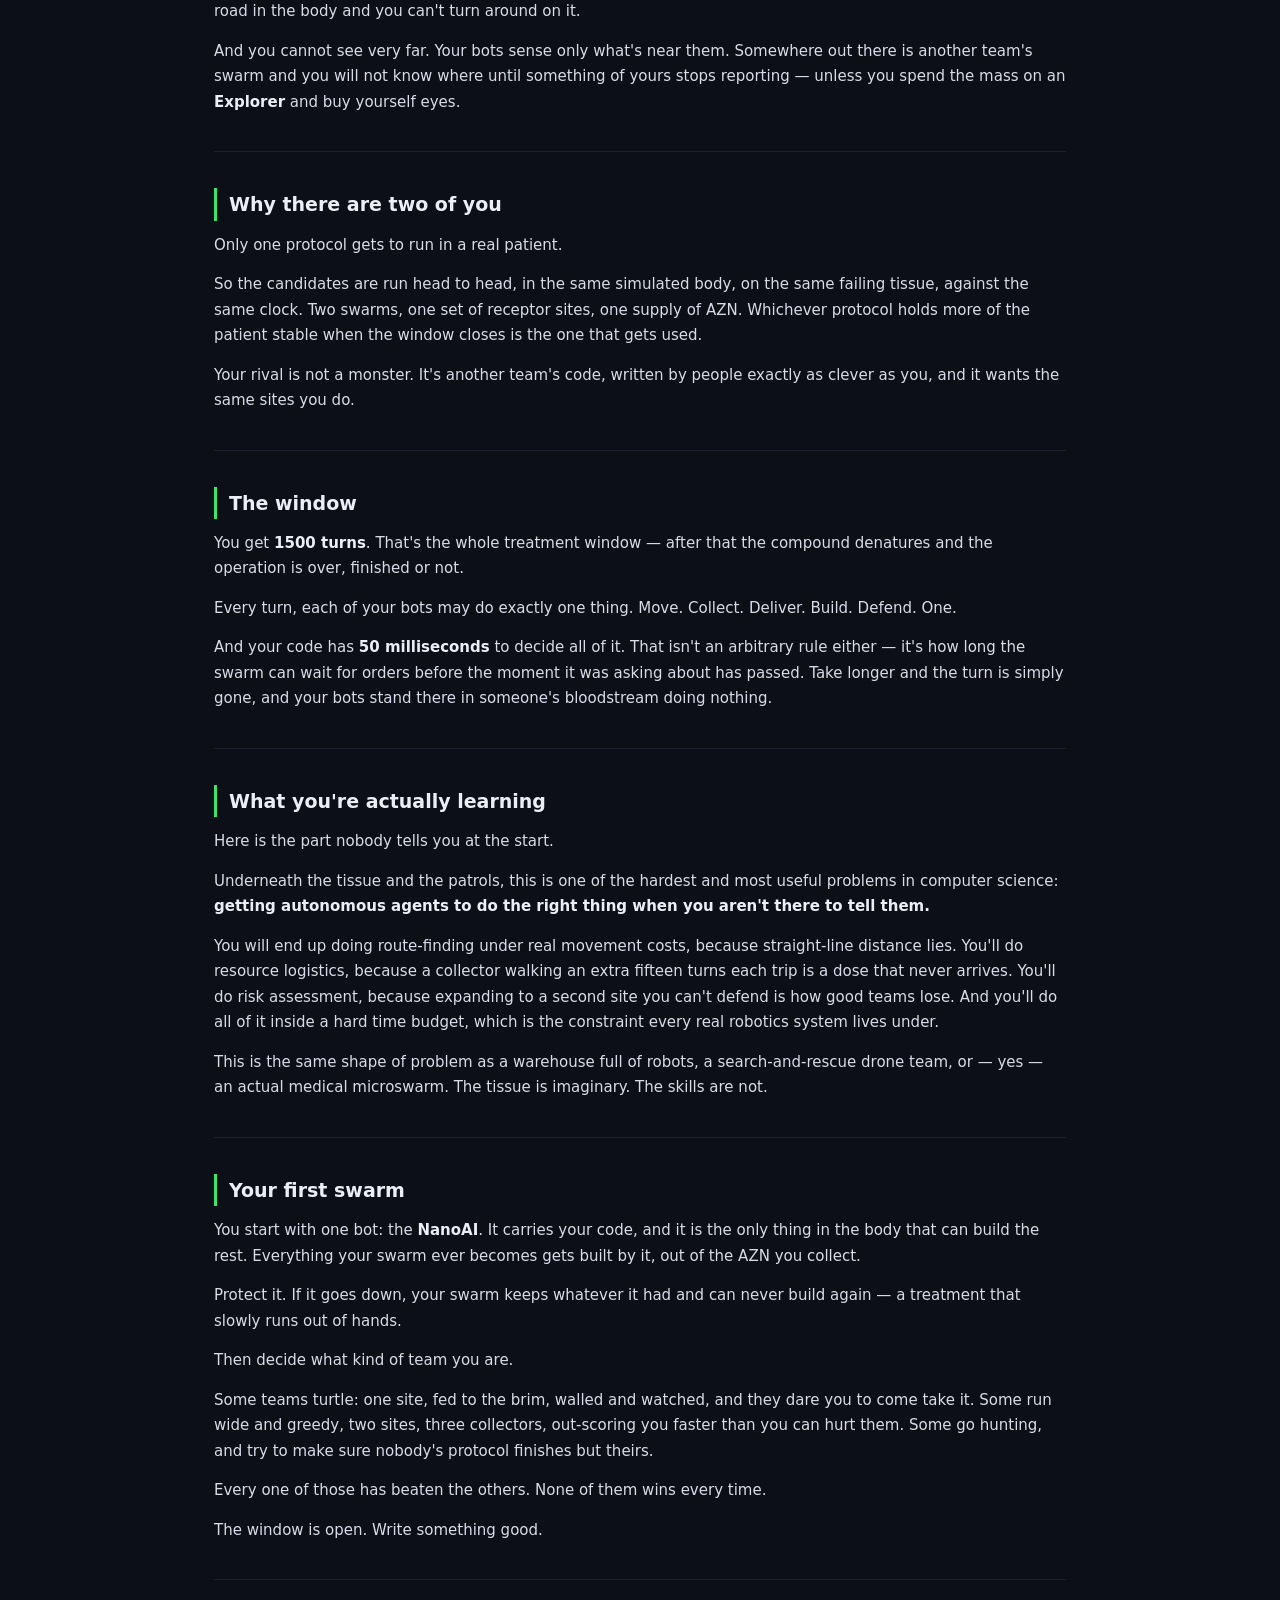
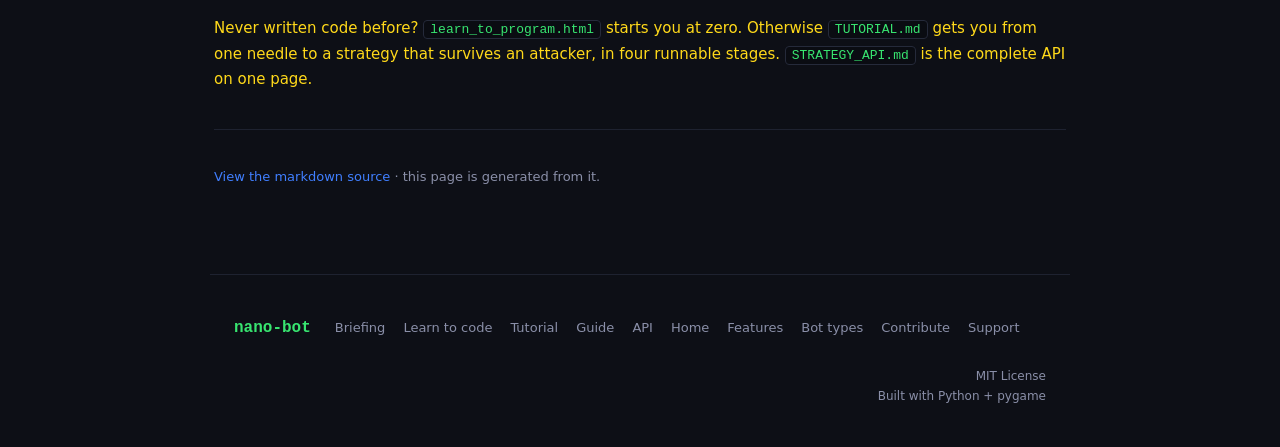
<file: docs/lore.html>
<!DOCTYPE html>
<html lang="en">
<head>
<meta charset="UTF-8">
<meta name="viewport" content="width=device-width, initial-scale=1.0">
<title>The Trials — nano-bot</title>
<!-- GENERATED from docs/LORE.md by tools/build_docs.py — do not edit by hand. -->
<link rel="stylesheet" href="../assets/site.css">
</head>
<body>
<nav>
  <div class="nav-logo"><a href="../index.html">nano-bot</a></div>
  <div class="nav-links">
    <a href="lore.html" class="here">Briefing</a>
    <a href="learn_to_program.html">Learn to code</a>
    <a href="tutorial.html">Tutorial</a>
    <a href="participant_guide.html">Guide</a>
    <a href="strategy_api.html">API</a>
    <a href="../index.html#start">Get started</a>
    <a href="../index.html#support" class="nav-support">Support</a>
    <a href="https://github.com/Habitas-Games/nano-bot-python" class="nav-gh">GitHub &#8599;</a>
  </div>
</nav>
<div class="doc">
<div class="doc-head">
  <h1>The briefing</h1>
  <div class="tagline">nano-bot &mdash; Habitas Games</div>
  <span class="pill">Story</span><span class="pill">Why any of this matters</span>
</div>

<h1>The Trials</h1>
<h2>You will never see them work.</h2>
<p>The bots you are about to program are smaller than a red blood cell. The entire operation — injection to extraction — lasts about as long as a held breath. By the time a signal from your hand reached them, it would already be over.</p>
<p>So you don&#x27;t drive them.</p>
<p>You write the mind they carry in with them, and then you let go.</p>
<hr>
<h2>The patient</h2>
<p>Somewhere past the skin, a treatment is failing.</p>
<p>The compound that would fix it — <strong>AZN</strong> — can&#x27;t simply be injected into the blood. Delivered at large, it breaks down long before it reaches the tissue that needs it. It has to be carried, molecule by molecule, to specific <strong>receptor sites</strong> buried deep in the body, and held there by a delivery implant while it does its work.</p>
<p>That is the whole job. Find the sites. Carry the medicine. Hold on.</p>
<p>A <strong>NanoNeedle</strong> anchored on a receptor site is doing something the moment it lands — but an empty needle is barely treatment at all. Feed it, and the dose it delivers climbs sharply. The best protocols don&#x27;t just plant needles. They keep them fed.</p>
<hr>
<h2>The body does not know you are helping</h2>
<p>This is the part every new team underestimates.</p>
<p>The immune system has no idea what you are. To a white blood cell, a nanobot is a foreign body the size of a bacterium, moving with purpose through tissue it is sworn to defend. It does what it has always done.</p>
<p>It is not malice. It is the patient&#x27;s own body, working correctly, trying to save a life — and your swarm is in the way.</p>
<p>You can route around the patrols. You can wall them out. You can, if you must, put a collector&#x27;s emitter on one and burn it down; they do not come back. Every team decides for itself how much of the treatment window it is willing to spend fighting the patient it came to save.</p>
<hr>
<h2>The terrain is alive</h2>
<p>Nothing here is a level designed for you.</p>
<p><strong>Tissue</strong> varies. Loose tissue is quick to cross; dense tissue drags at you. <strong>Bone</strong> doesn&#x27;t negotiate — you go around.</p>
<p><strong>Bloodstreams</strong> run one way, and they run fast. Ride one and you&#x27;ll cross the body in a fraction of the time. Enter against the current and you&#x27;ll wish you hadn&#x27;t. Committing to the flow is a real decision: it&#x27;s the fastest road in the body and you can&#x27;t turn around on it.</p>
<p>And you cannot see very far. Your bots sense only what&#x27;s near them. Somewhere out there is another team&#x27;s swarm and you will not know where until something of yours stops reporting — unless you spend the mass on an <strong>Explorer</strong> and buy yourself eyes.</p>
<hr>
<h2>Why there are two of you</h2>
<p>Only one protocol gets to run in a real patient.</p>
<p>So the candidates are run head to head, in the same simulated body, on the same failing tissue, against the same clock. Two swarms, one set of receptor sites, one supply of AZN. Whichever protocol holds more of the patient stable when the window closes is the one that gets used.</p>
<p>Your rival is not a monster. It&#x27;s another team&#x27;s code, written by people exactly as clever as you, and it wants the same sites you do.</p>
<hr>
<h2>The window</h2>
<p>You get <strong>1500 turns</strong>. That&#x27;s the whole treatment window — after that the compound denatures and the operation is over, finished or not.</p>
<p>Every turn, each of your bots may do exactly one thing. Move. Collect. Deliver. Build. Defend. One.</p>
<p>And your code has <strong>50 milliseconds</strong> to decide all of it. That isn&#x27;t an arbitrary rule either — it&#x27;s how long the swarm can wait for orders before the moment it was asking about has passed. Take longer and the turn is simply gone, and your bots stand there in someone&#x27;s bloodstream doing nothing.</p>
<hr>
<h2>What you&#x27;re actually learning</h2>
<p>Here is the part nobody tells you at the start.</p>
<p>Underneath the tissue and the patrols, this is one of the hardest and most useful problems in computer science: <strong>getting autonomous agents to do the right thing when you aren&#x27;t there to tell them.</strong></p>
<p>You will end up doing route-finding under real movement costs, because straight-line distance lies. You&#x27;ll do resource logistics, because a collector walking an extra fifteen turns each trip is a dose that never arrives. You&#x27;ll do risk assessment, because expanding to a second site you can&#x27;t defend is how good teams lose. And you&#x27;ll do all of it inside a hard time budget, which is the constraint every real robotics system lives under.</p>
<p>This is the same shape of problem as a warehouse full of robots, a search-and-rescue drone team, or — yes — an actual medical microswarm. The tissue is imaginary. The skills are not.</p>
<hr>
<h2>Your first swarm</h2>
<p>You start with one bot: the <strong>NanoAI</strong>. It carries your code, and it is the only thing in the body that can build the rest. Everything your swarm ever becomes gets built by it, out of the AZN you collect.</p>
<p>Protect it. If it goes down, your swarm keeps whatever it had and can never build again — a treatment that slowly runs out of hands.</p>
<p>Then decide what kind of team you are.</p>
<p>Some teams turtle: one site, fed to the brim, walled and watched, and they dare you to come take it. Some run wide and greedy, two sites, three collectors, out-scoring you faster than you can hurt them. Some go hunting, and try to make sure nobody&#x27;s protocol finishes but theirs.</p>
<p>Every one of those has beaten the others. None of them wins every time.</p>
<p>The window is open. Write something good.</p>
<hr>
<p><em>Never written code before? <a href="learn_to_program.html"><code>learn_to_program.html</code></a> starts you at zero. Otherwise <a href="tutorial.html"><code>TUTORIAL.md</code></a> gets you from one needle to a strategy that survives an attacker, in four runnable stages. <a href="strategy_api.html"><code>STRATEGY_API.md</code></a> is the complete API on one page.</em></p>
<hr>
<p style="color:var(--muted);font-size:13px">
  <a href="LORE.md">View the markdown source</a> &middot; this page is generated from it.
</p>
</div>
<footer>
  <div class="footer-logo">nano-bot</div>
  <div class="footer-links">
    <a href="lore.html">Briefing</a>
    <a href="learn_to_program.html">Learn to code</a>
    <a href="tutorial.html">Tutorial</a>
    <a href="participant_guide.html">Guide</a>
    <a href="strategy_api.html">API</a>
    <a href="../index.html">Home</a>
    <a href="../index.html#features">Features</a>
    <a href="../index.html#bots">Bot types</a>
    <a href="../index.html#contribute">Contribute</a>
    <a href="../index.html#support">Support</a>
  </div>
  <div class="footer-right">
    MIT License<br>
    <span style="color:var(--muted)">Built with Python + pygame</span>
  </div>
</footer>
</body>
</html>
</file>
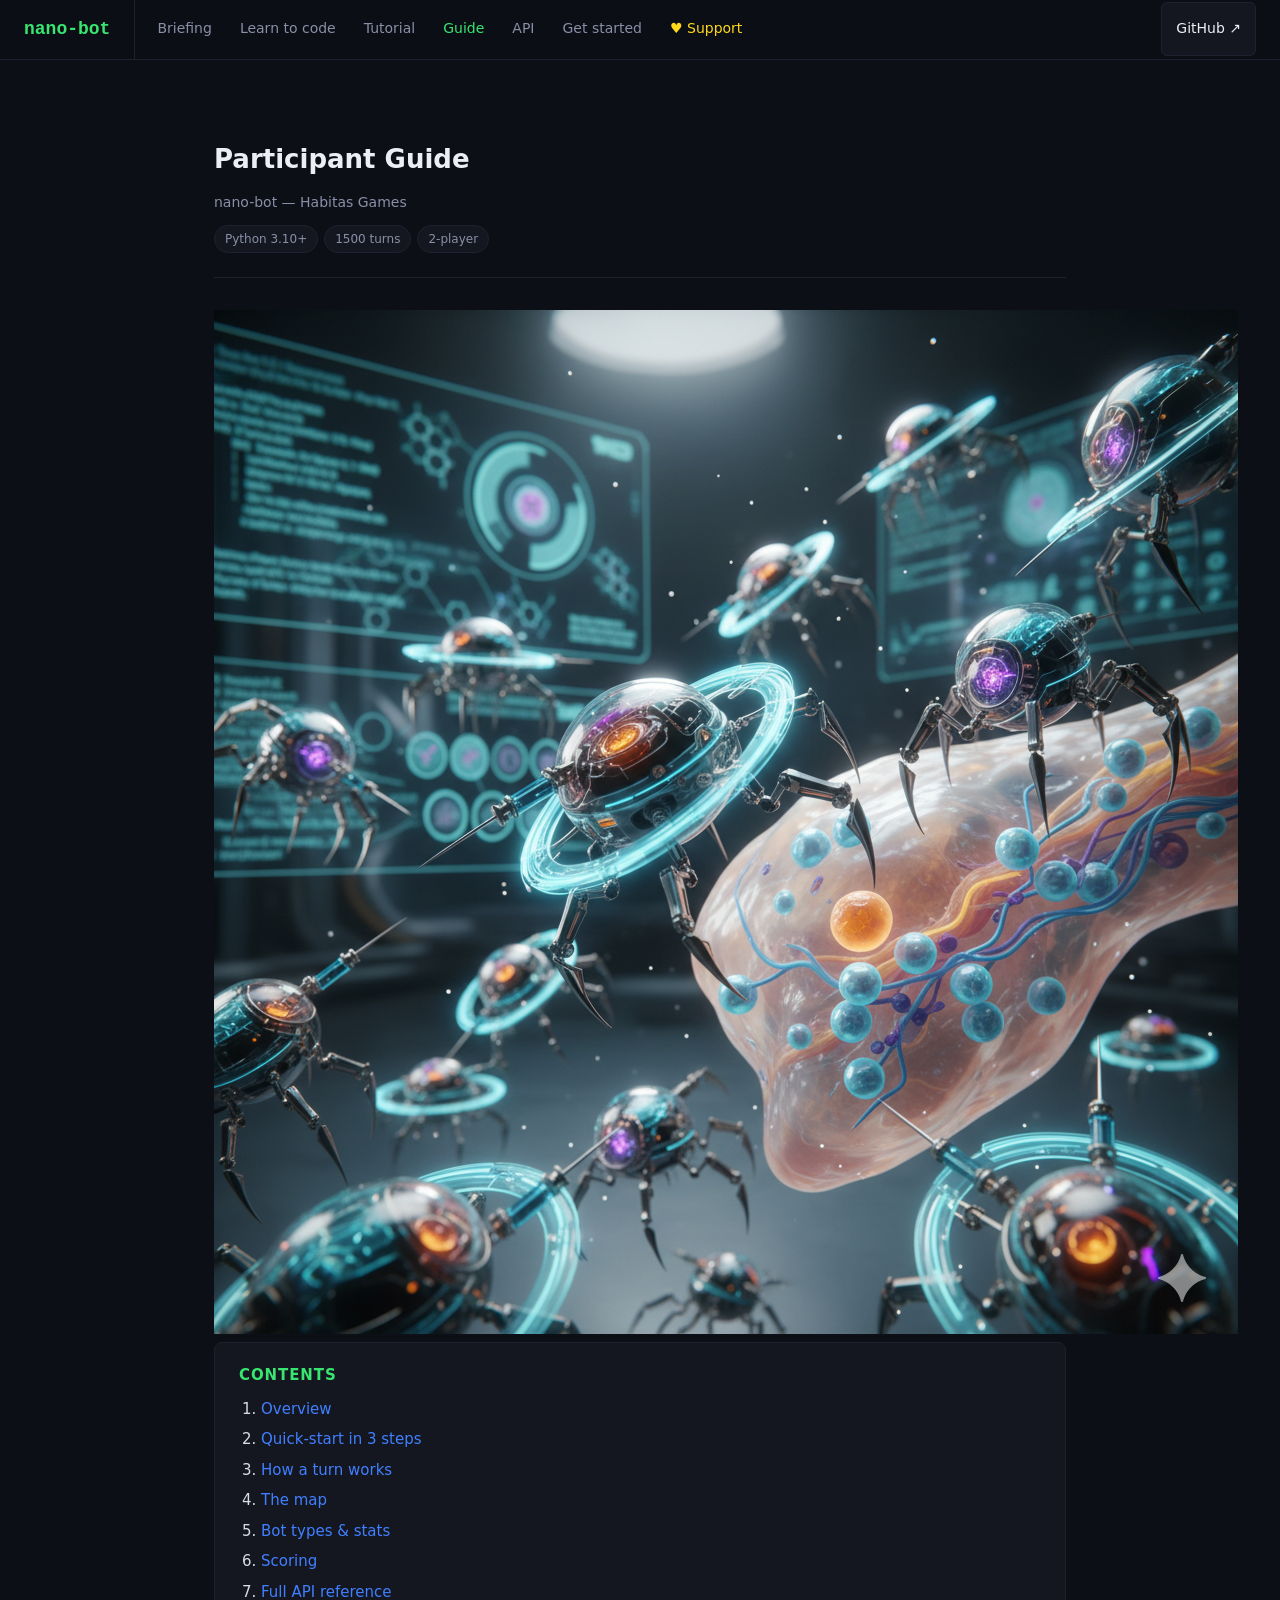
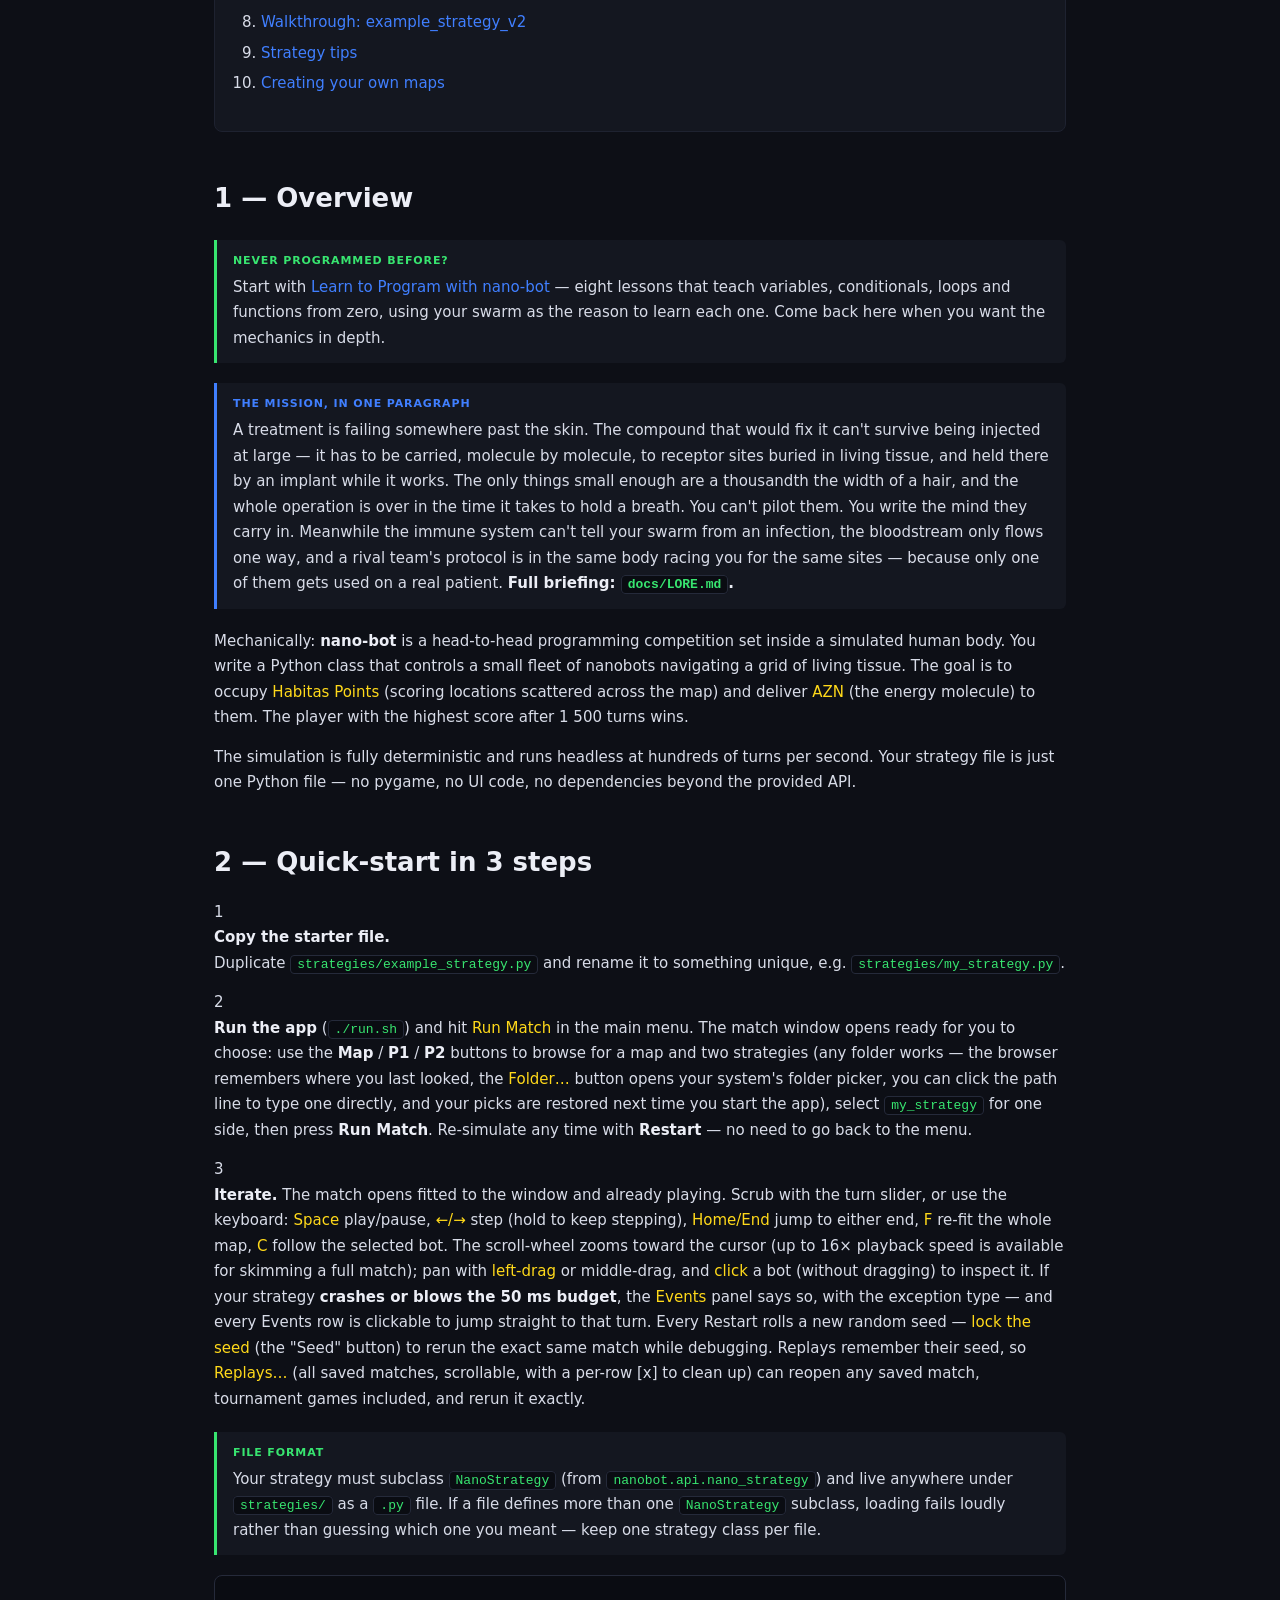
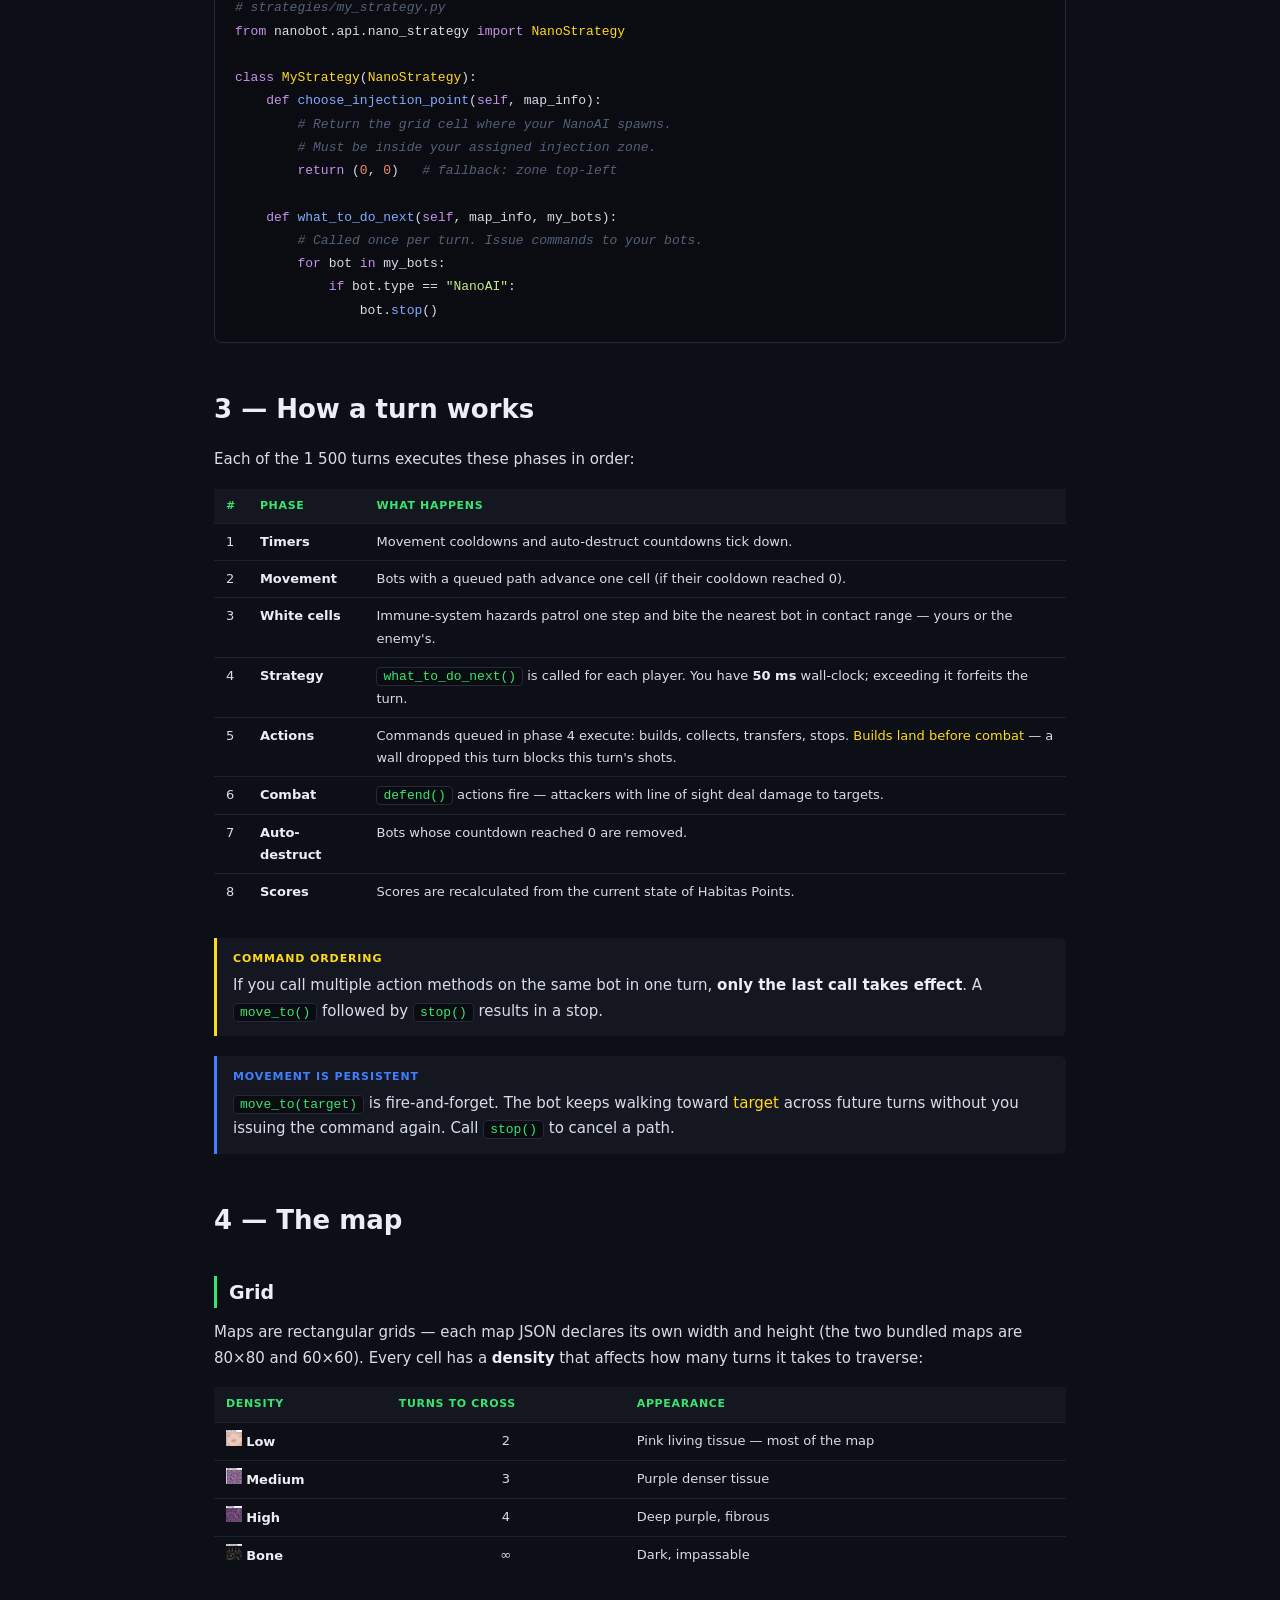
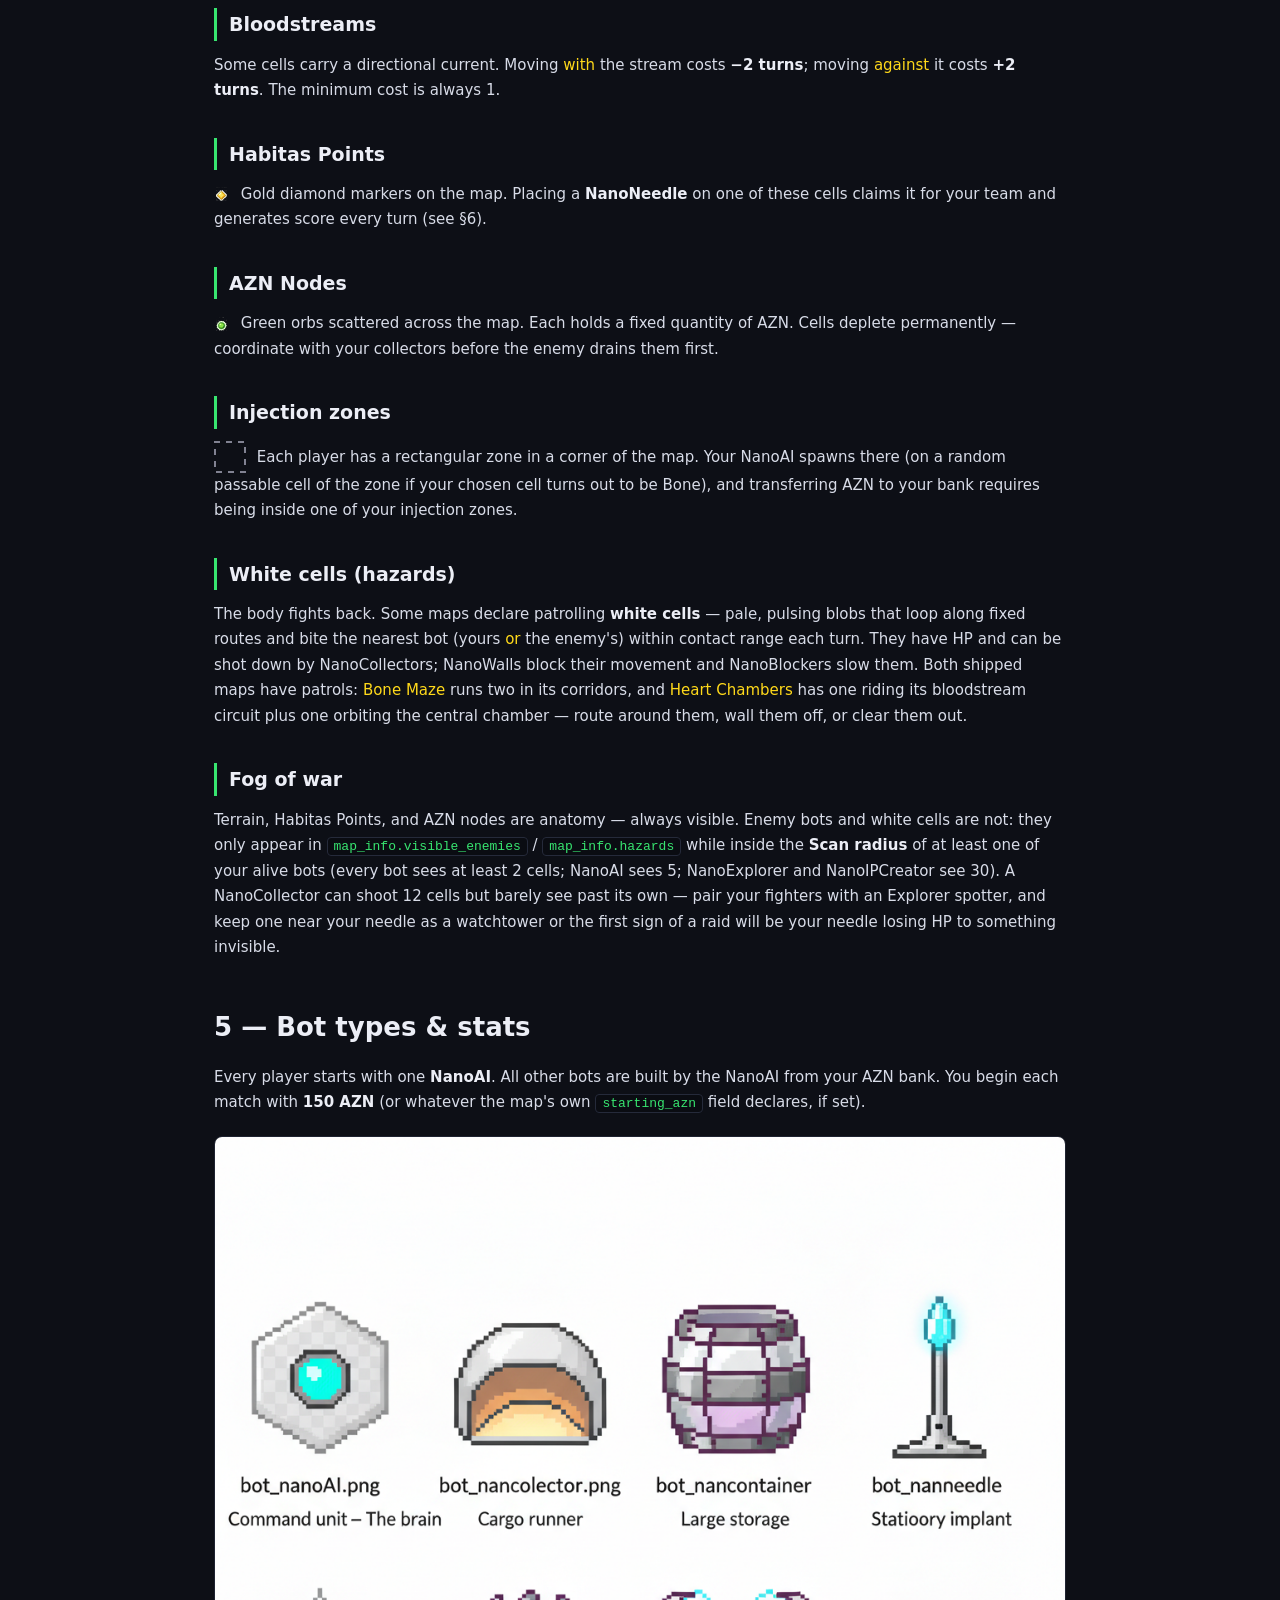
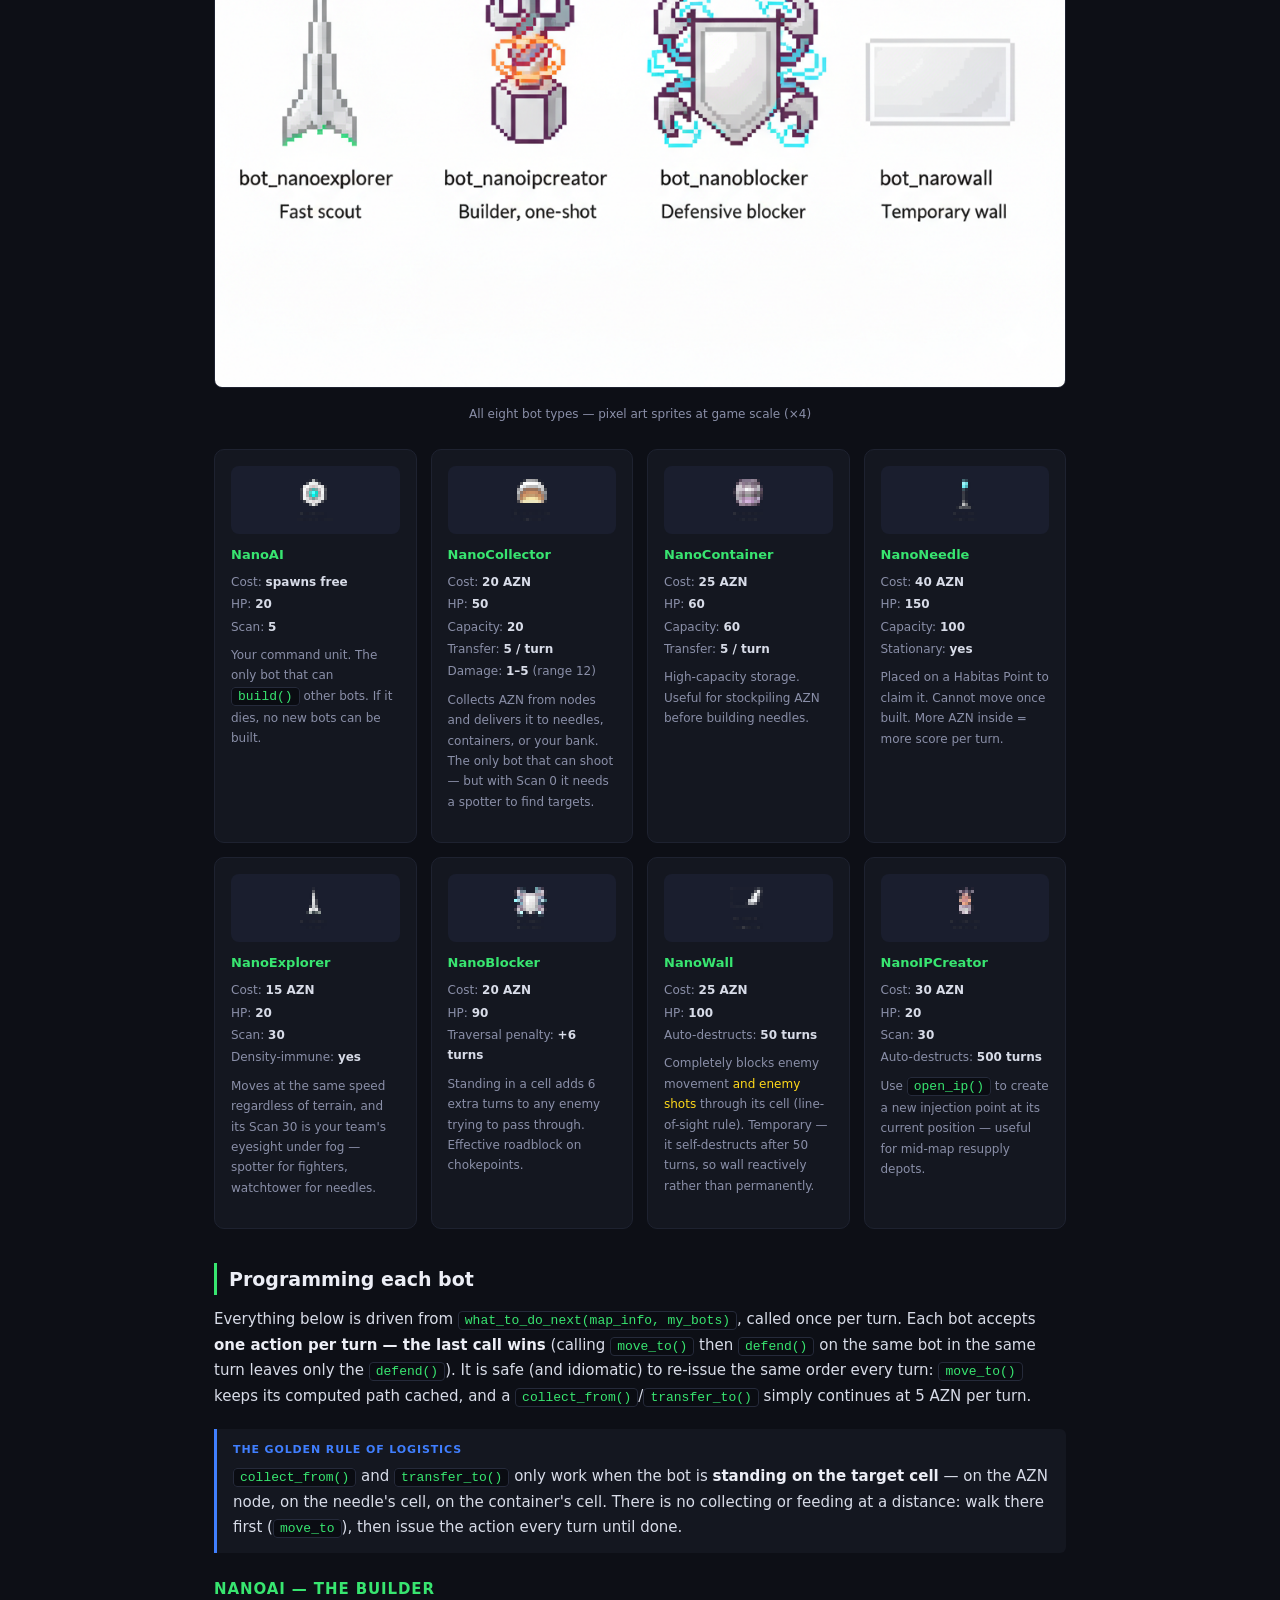
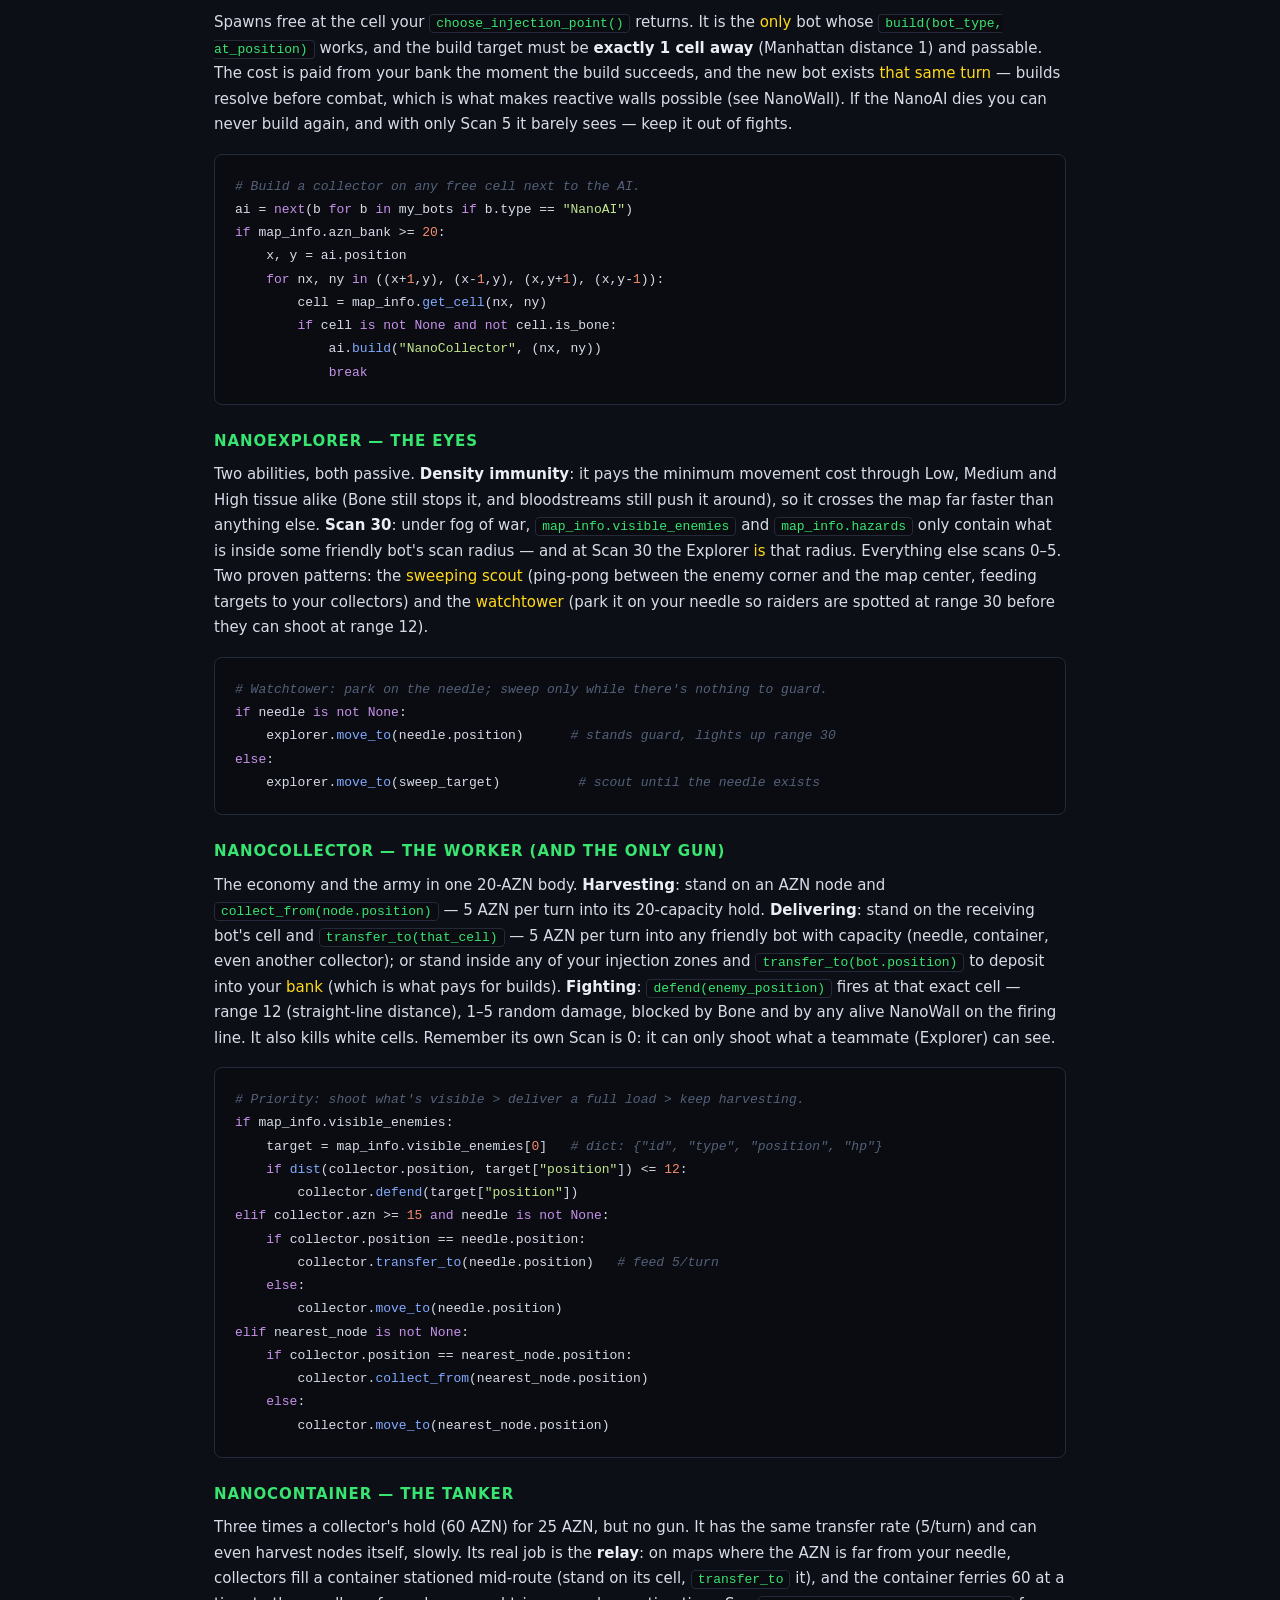
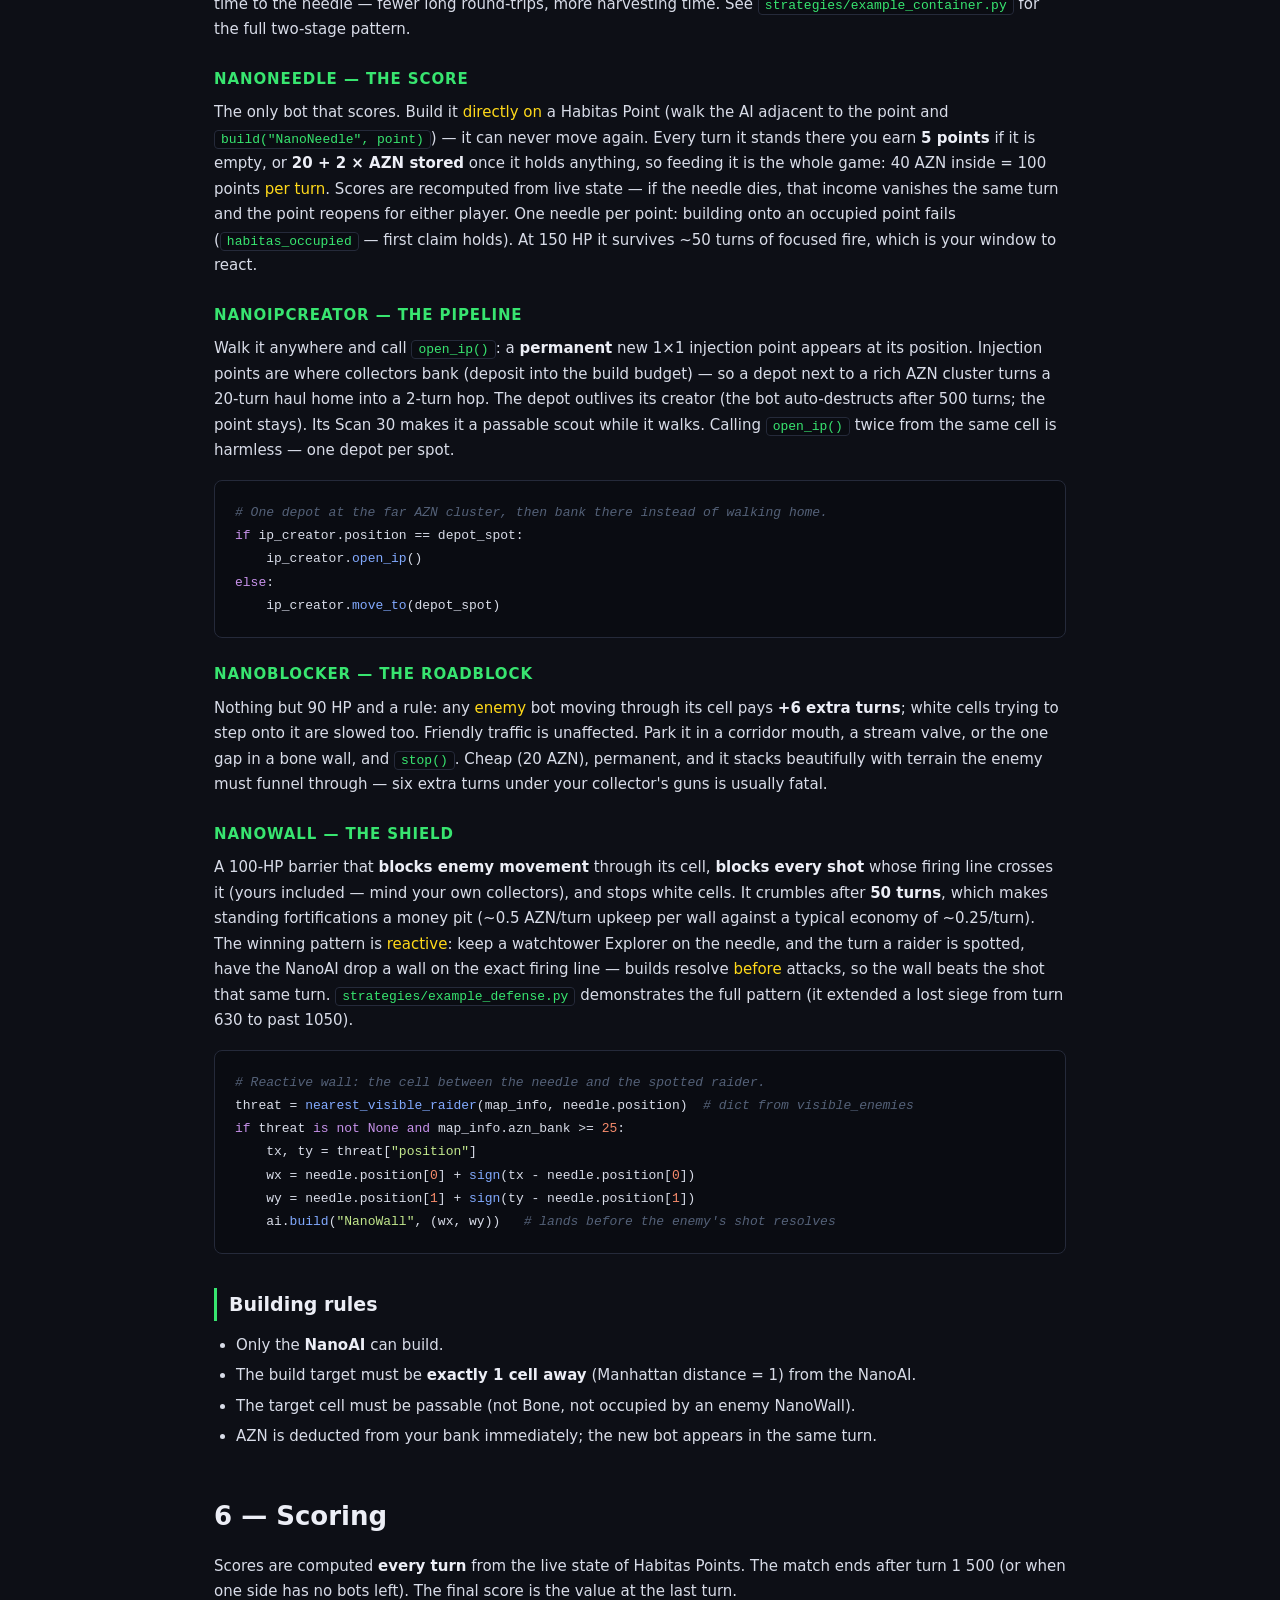
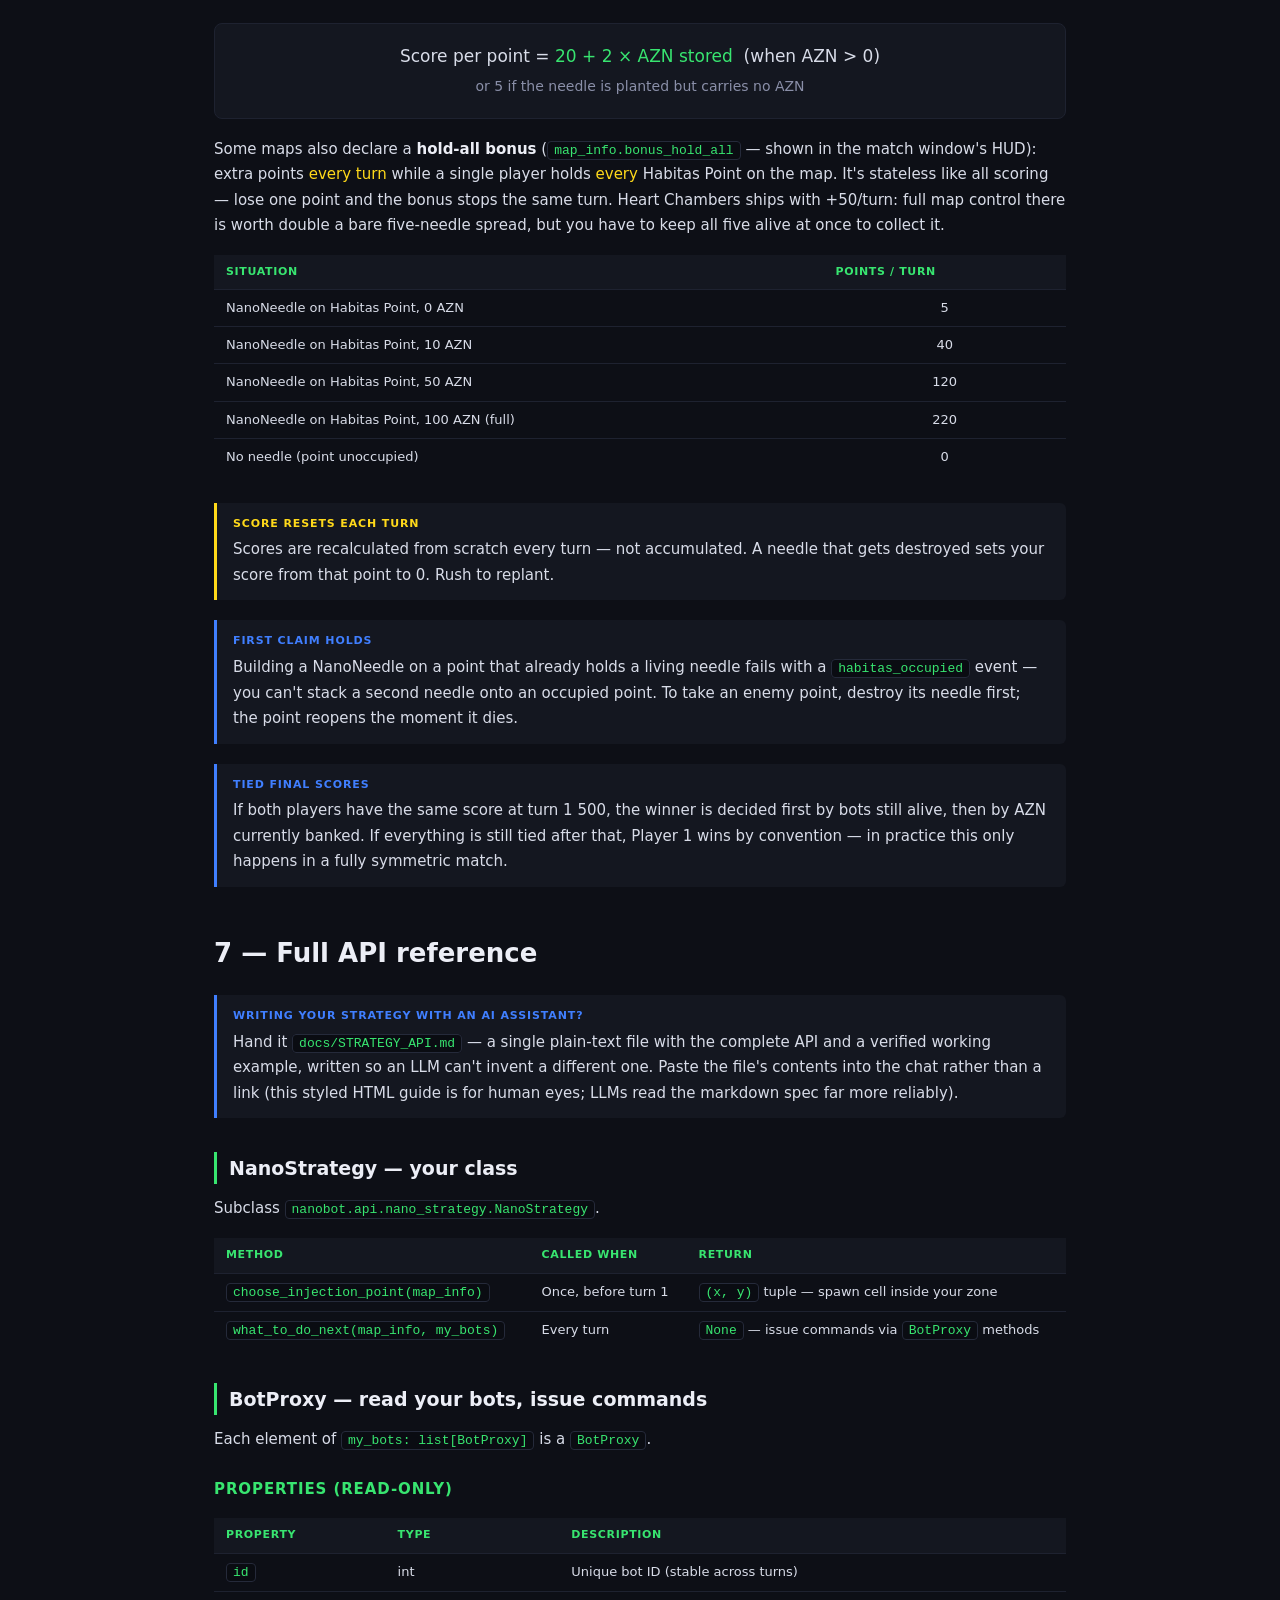
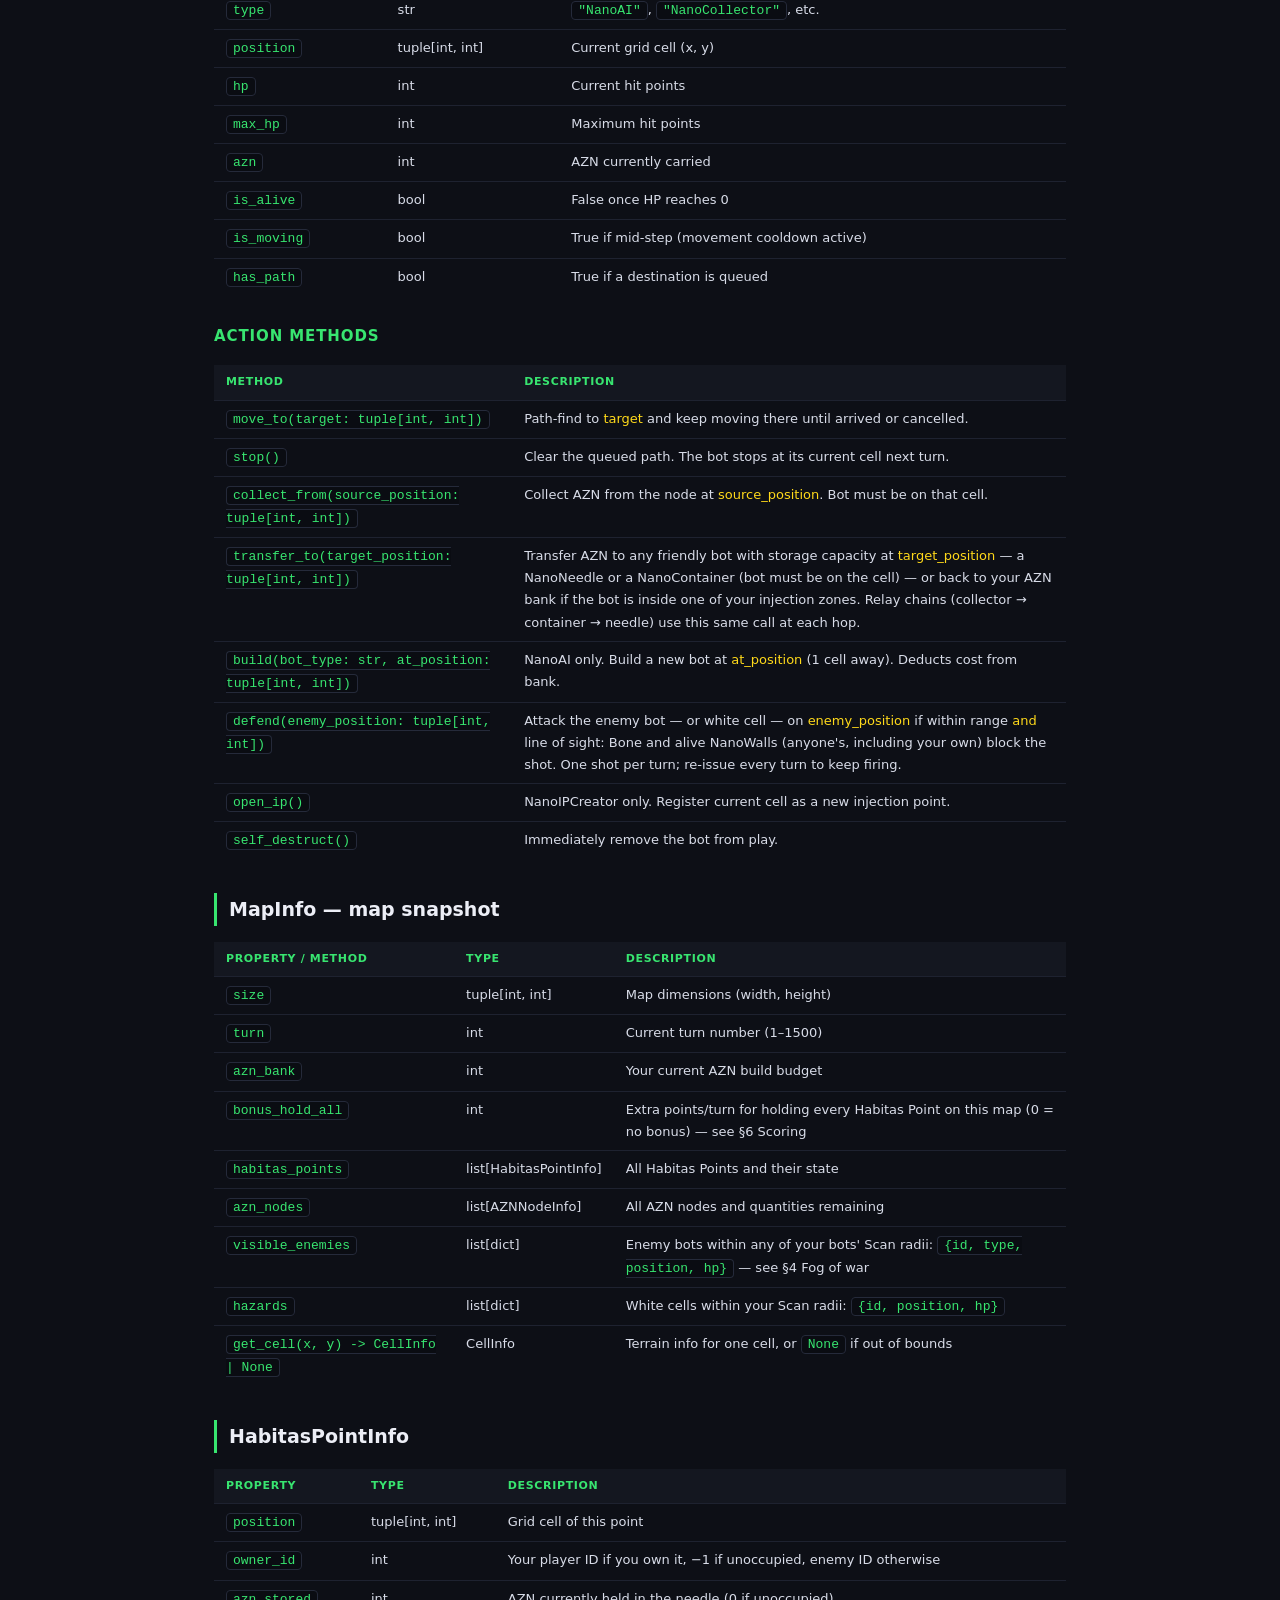
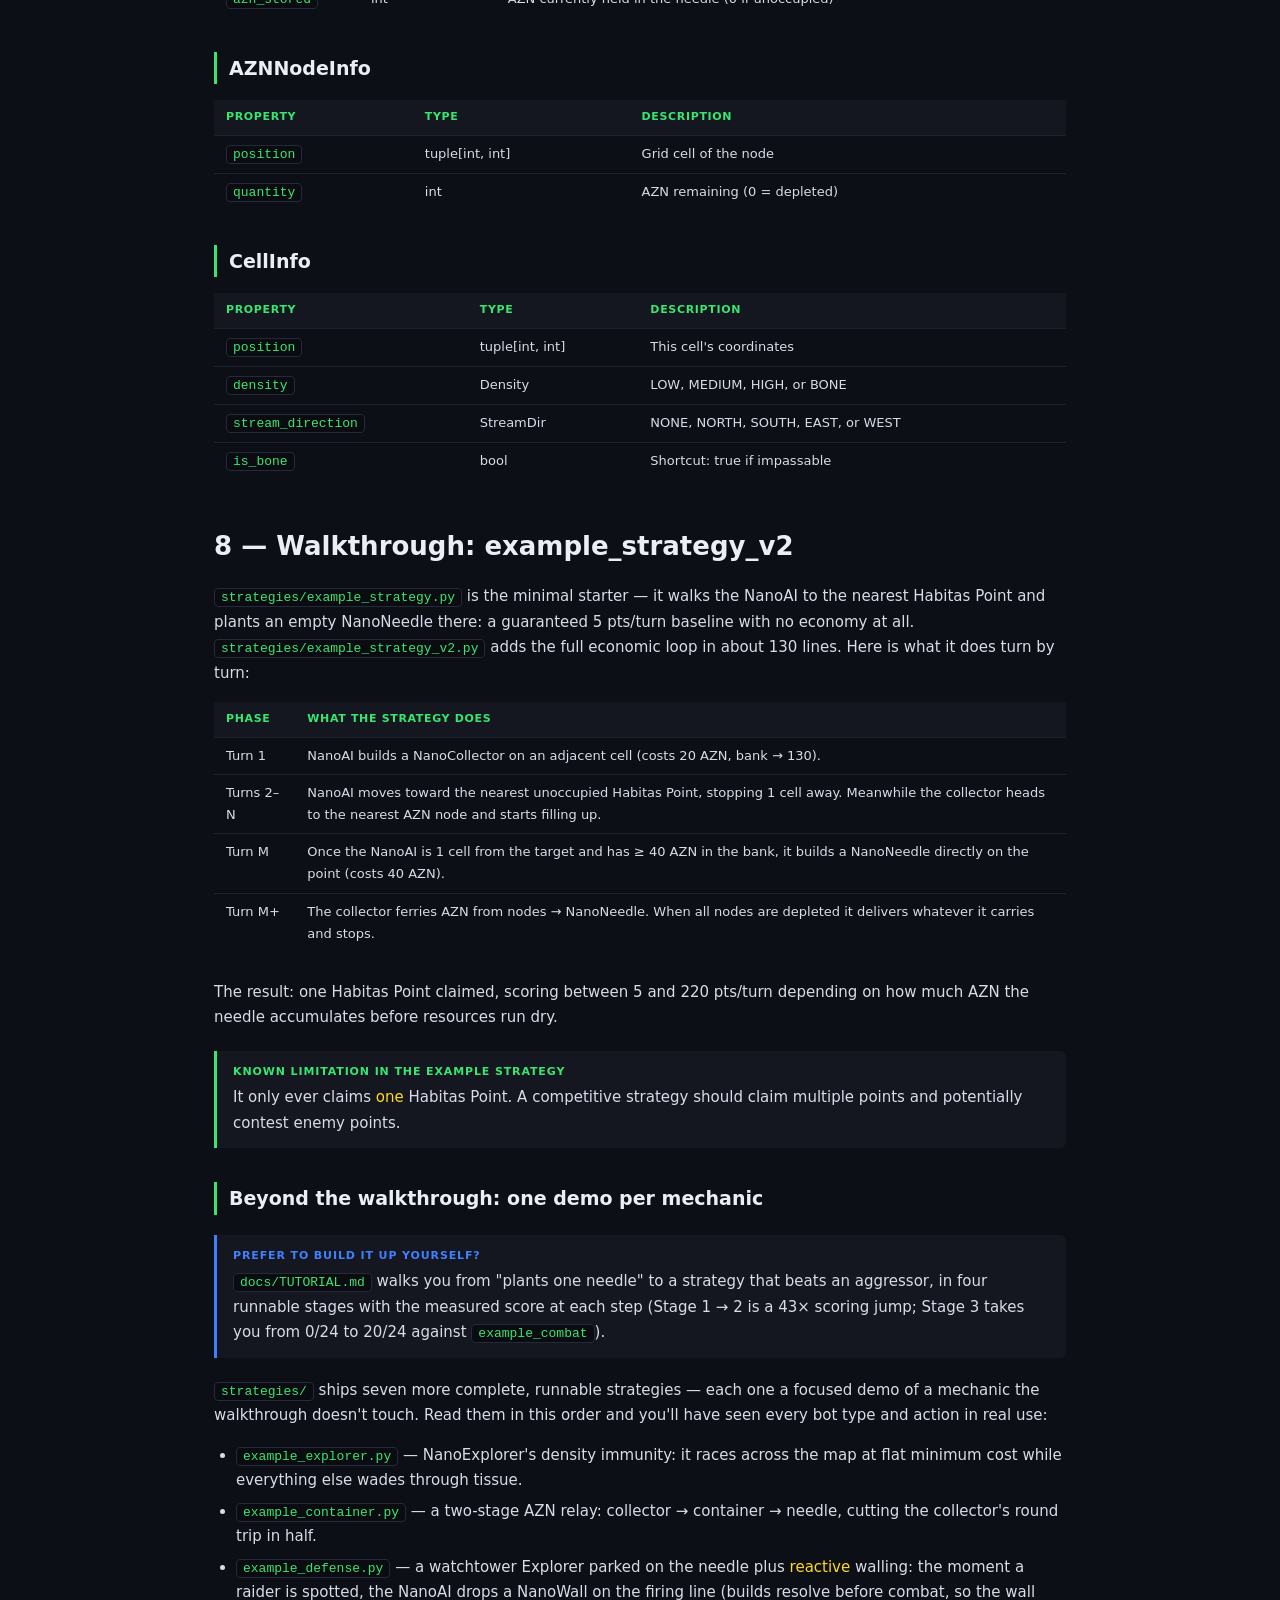
<file: docs/participant_guide.html>
<!DOCTYPE html>
<html lang="en">
<head>
<meta charset="UTF-8">
<meta name="viewport" content="width=device-width, initial-scale=1.0">
<title>nano-bot — Participant Guide</title>
<link rel="stylesheet" href="../assets/site.css">
<style>
  .toc { background: var(--surface); border:1px solid var(--border); border-radius:8px; padding:20px 24px; }
  .toc h3 { margin-top:0; }
  .formula { background:var(--surface); border:1px solid var(--border); border-radius:8px;
    padding:18px 22px; margin:18px 0; font-size:17px; text-align:center; }
  .formula sub { font-size:11px; color:var(--muted); }
  .bot-grid { display:grid; grid-template-columns:repeat(auto-fill,minmax(200px,1fr)); gap:14px; margin:24px 0; }
  .bot-card { background:var(--surface); border:1px solid var(--border); border-radius:10px; padding:16px; }
  .bot-card h4 { color:var(--accent); font-size:13px; margin-bottom:6px; }
  .bot-card .stat { font-size:12px; color:var(--muted); margin-bottom:2px; }
  .bot-card .stat strong { color:var(--text); }
  .sprite-wrap { background:var(--surface2,#1a1e2e); border-radius:8px; padding:10px; margin-bottom:10px;
    display:flex; align-items:center; justify-content:center; }
  .sprite-wrap img { image-rendering:pixelated; width:48px; height:48px; }
  .roster { width:100%; border-radius:8px; border:1px solid var(--border); }
  figure { margin:20px 0; } figcaption { color:var(--muted); font-size:12px; text-align:center; margin-top:8px; }
  .marker-thumb { vertical-align:middle; margin-right:6px; }
</style>
</head>
<body>
<nav>
  <div class="nav-logo"><a href="../index.html">nano-bot</a></div>
  <div class="nav-links">
    <a href="lore.html">Briefing</a>
    <a href="learn_to_program.html">Learn to code</a>
    <a href="tutorial.html">Tutorial</a>
    <a href="participant_guide.html" class="here">Guide</a>
    <a href="strategy_api.html">API</a>
    <a href="../index.html#start">Get started</a>
    <a href="../index.html#support" class="nav-support">Support</a>
    <a href="https://github.com/Habitas-Games/nano-bot-python" class="nav-gh">GitHub &#8599;</a>
  </div>
</nav>
<div class="doc">
<div class="doc-head">
  <h1>Participant Guide</h1>
  <div class="tagline">nano-bot &mdash; Habitas Games</div>
  <span class="pill">Python 3.10+</span><span class="pill">1500 turns</span><span class="pill">2-player</span>
</div>


<img src="../assets/cover.png" alt="nano-bot nanobots in tissue" class="hero">
<!-- ── TOC ───────────────────────────────────────────────────────────────── -->
<div class="toc">
  <h3>Contents</h3>
  <ol>
    <li><a href="#overview">Overview</a></li>
    <li><a href="#quickstart">Quick-start in 3 steps</a></li>
    <li><a href="#turn">How a turn works</a></li>
    <li><a href="#map">The map</a></li>
    <li><a href="#bots">Bot types &amp; stats</a></li>
    <li><a href="#scoring">Scoring</a></li>
    <li><a href="#api">Full API reference</a></li>
    <li><a href="#example">Walkthrough: example_strategy_v2</a></li>
    <li><a href="#tips">Strategy tips</a></li>
    <li><a href="#mapmaking">Creating your own maps</a></li>
  </ol>
</div>

<!-- ── 1. OVERVIEW ────────────────────────────────────────────────────────── -->
<h1 id="overview">1 — Overview</h1>

<div class="callout">
  <div class="callout-title">Never programmed before?</div>
  Start with <a href="learn_to_program.html">Learn to Program with nano-bot</a> — eight
  lessons that teach variables, conditionals, loops and functions from zero, using your
  swarm as the reason to learn each one. Come back here when you want the mechanics in
  depth.
</div>

<div class="callout info">
  <div class="callout-title">The mission, in one paragraph</div>
  A treatment is failing somewhere past the skin. The compound that would fix it can't
  survive being injected at large — it has to be carried, molecule by molecule, to
  receptor sites buried in living tissue, and held there by an implant while it works.
  The only things small enough are a thousandth the width of a hair, and the whole
  operation is over in the time it takes to hold a breath. You can't pilot them. You
  write the mind they carry in. Meanwhile the immune system can't tell your swarm from
  an infection, the bloodstream only flows one way, and a rival team's protocol is in
  the same body racing you for the same sites — because only one of them gets used on a
  real patient. <strong>Full briefing: <code>docs/LORE.md</code>.</strong>
</div>

<p>
  Mechanically: <strong>nano-bot</strong> is a head-to-head programming competition set inside a simulated
  human body. You write a Python class that controls a small fleet of nanobots navigating
  a grid of living tissue. The goal is to occupy <em>Habitas Points</em> (scoring locations
  scattered across the map) and deliver <em>AZN</em> (the energy molecule) to them.
  The player with the highest score after 1 500 turns wins.
</p>
<p>
  The simulation is fully deterministic and runs headless at hundreds of turns per
  second. Your strategy file is just one Python file — no pygame, no UI code, no
  dependencies beyond the provided API.
</p>

<!-- ── 2. QUICK-START ─────────────────────────────────────────────────────── -->
<h1 id="quickstart">2 — Quick-start in 3 steps</h1>

<div class="step-row">
  <span class="step">1</span>
  <p>
    <strong>Copy the starter file.</strong><br>
    Duplicate <code>strategies/example_strategy.py</code> and rename it to something
    unique, e.g. <code>strategies/my_strategy.py</code>.
  </p>
</div>
<div class="step-row">
  <span class="step">2</span>
  <p>
    <strong>Run the app</strong> (<code>./run.sh</code>) and hit <em>Run Match</em> in the
    main menu. The match window opens ready for you to choose: use the
    <strong>Map</strong> / <strong>P1</strong> / <strong>P2</strong> buttons to browse for a
    map and two strategies (any folder works — the browser remembers where you
    last looked, the <em>Folder…</em> button opens your system's folder picker,
    you can click the path line to type one directly, and your picks are
    restored next time you start the app), select
    <code>my_strategy</code> for one side, then press <strong>Run Match</strong>.
    Re-simulate any time with <strong>Restart</strong> — no need to go back to the menu.
  </p>
</div>
<div class="step-row">
  <span class="step">3</span>
  <p>
    <strong>Iterate.</strong> The match opens fitted to the window and already
    playing. Scrub with the turn slider, or use the keyboard:
    <em>Space</em> play/pause, <em>←/→</em> step (hold to keep stepping),
    <em>Home/End</em> jump to either end, <em>F</em> re-fit the whole map,
    <em>C</em> follow the selected bot.
    The scroll-wheel zooms toward the cursor (up to 16× playback speed is
    available for skimming a full match); pan with <em>left-drag</em> or
    middle-drag, and <em>click</em> a bot (without dragging) to inspect it.
    If your strategy <strong>crashes or blows the 50 ms budget</strong>, the
    <em>Events</em> panel says so, with the exception type — and every Events
    row is clickable to jump straight to that turn.
    Every Restart rolls a new random seed — <em>lock the seed</em> (the "Seed"
    button) to rerun the exact same match while debugging. Replays remember
    their seed, so <em>Replays…</em> (all saved matches, scrollable, with a
    per-row [x] to clean up) can reopen any saved match, tournament games
    included, and rerun it exactly.
  </p>
</div>

<div class="callout">
  <div class="callout-title">File format</div>
  Your strategy must subclass <code>NanoStrategy</code> (from
  <code>nanobot.api.nano_strategy</code>) and live anywhere under
  <code>strategies/</code> as a <code>.py</code> file. If a file defines more than one
  <code>NanoStrategy</code> subclass, loading fails loudly rather than guessing which one
  you meant — keep one strategy class per file.
</div>

<pre><code><span class="cmt"># strategies/my_strategy.py</span>
<span class="kw">from</span> nanobot.api.nano_strategy <span class="kw">import</span> <span class="type">NanoStrategy</span>

<span class="kw">class</span> <span class="type">MyStrategy</span>(<span class="type">NanoStrategy</span>):
    <span class="kw">def</span> <span class="fn">choose_injection_point</span>(<span class="kw">self</span>, map_info):
        <span class="cmt"># Return the grid cell where your NanoAI spawns.</span>
        <span class="cmt"># Must be inside your assigned injection zone.</span>
        <span class="kw">return</span> (<span class="num">0</span>, <span class="num">0</span>)   <span class="cmt"># fallback: zone top-left</span>

    <span class="kw">def</span> <span class="fn">what_to_do_next</span>(<span class="kw">self</span>, map_info, my_bots):
        <span class="cmt"># Called once per turn. Issue commands to your bots.</span>
        <span class="kw">for</span> bot <span class="kw">in</span> my_bots:
            <span class="kw">if</span> bot.type == <span class="str">"NanoAI"</span>:
                bot.<span class="fn">stop</span>()
</code></pre>

<!-- ── 3. TURN ─────────────────────────────────────────────────────────────── -->
<h1 id="turn">3 — How a turn works</h1>

<p>Each of the 1 500 turns executes these phases in order:</p>

<table>
  <thead><tr><th>#</th><th>Phase</th><th>What happens</th></tr></thead>
  <tbody>
    <tr><td class="mono">1</td><td><strong>Timers</strong></td><td>Movement cooldowns and auto-destruct countdowns tick down.</td></tr>
    <tr><td class="mono">2</td><td><strong>Movement</strong></td><td>Bots with a queued path advance one cell (if their cooldown reached 0).</td></tr>
    <tr><td class="mono">3</td><td><strong>White cells</strong></td><td>Immune-system hazards patrol one step and bite the nearest bot in contact range — yours or the enemy's.</td></tr>
    <tr><td class="mono">4</td><td><strong>Strategy</strong></td><td><code>what_to_do_next()</code> is called for each player. You have <strong>50 ms</strong> wall-clock; exceeding it forfeits the turn.</td></tr>
    <tr><td class="mono">5</td><td><strong>Actions</strong></td><td>Commands queued in phase 4 execute: builds, collects, transfers, stops. <em>Builds land before combat</em> — a wall dropped this turn blocks this turn's shots.</td></tr>
    <tr><td class="mono">6</td><td><strong>Combat</strong></td><td><code>defend()</code> actions fire — attackers with line of sight deal damage to targets.</td></tr>
    <tr><td class="mono">7</td><td><strong>Auto-destruct</strong></td><td>Bots whose countdown reached 0 are removed.</td></tr>
    <tr><td class="mono">8</td><td><strong>Scores</strong></td><td>Scores are recalculated from the current state of Habitas Points.</td></tr>
  </tbody>
</table>

<div class="callout warn">
  <div class="callout-title">Command ordering</div>
  If you call multiple action methods on the same bot in one turn, <strong>only the last
  call takes effect</strong>. A <code>move_to()</code> followed by <code>stop()</code>
  results in a stop.
</div>

<div class="callout info">
  <div class="callout-title">Movement is persistent</div>
  <code>move_to(target)</code> is fire-and-forget. The bot keeps walking toward
  <em>target</em> across future turns without you issuing the command again. Call
  <code>stop()</code> to cancel a path.
</div>

<!-- ── 4. MAP ──────────────────────────────────────────────────────────────── -->
<h1 id="map">4 — The map</h1>

<h2>Grid</h2>
<p>
  Maps are rectangular grids — each map JSON declares its own width and height (the two
  bundled maps are 80×80 and 60×60). Every cell has a
  <strong>density</strong> that affects how many turns it takes to traverse:
</p>

<table>
  <thead><tr><th>Density</th><th>Turns to cross</th><th>Appearance</th></tr></thead>
  <tbody>
    <tr><td><img src="../assets/tiles/tile_low.png" alt="Low tile" class="tile-thumb"> <strong>Low</strong></td><td class="center">2</td><td>Pink living tissue — most of the map</td></tr>
    <tr><td><img src="../assets/tiles/tile_medium.png" alt="Medium tile" class="tile-thumb"> <strong>Medium</strong></td><td class="center">3</td><td>Purple denser tissue</td></tr>
    <tr><td><img src="../assets/tiles/tile_high.png" alt="High tile" class="tile-thumb"> <strong>High</strong></td><td class="center">4</td><td>Deep purple, fibrous</td></tr>
    <tr><td><img src="../assets/tiles/tile_bone.png" alt="Bone tile" class="tile-thumb"> <strong>Bone</strong></td><td class="center">∞</td><td>Dark, impassable</td></tr>
  </tbody>
</table>

<h2>Bloodstreams</h2>
<p>
  Some cells carry a directional current. Moving <em>with</em> the stream costs
  <strong>−2 turns</strong>; moving <em>against</em> it costs <strong>+2 turns</strong>.
  The minimum cost is always 1.
</p>

<h2>Habitas Points</h2>
<p>
  <img src="../assets/markers/habitas_neutral.png" alt="Habitas Point" class="marker-thumb"> Gold diamond markers on the map. Placing a <strong>NanoNeedle</strong> on one of these
  cells claims it for your team and generates score every turn (see §6).
</p>

<h2>AZN Nodes</h2>
<p>
  <img src="../assets/markers/azn_node.png" alt="AZN Node" class="marker-thumb"> Green orbs scattered across the map. Each holds a fixed quantity of AZN. Cells deplete
  permanently — coordinate with your collectors before the enemy drains them first.
</p>

<h2>Injection zones</h2>
<p>
  <img src="../assets/markers/injection_zone.png" alt="Injection zone" class="marker-thumb" style="image-rendering:pixelated;width:32px;height:32px"> Each player has a rectangular zone in a corner of the map. Your NanoAI spawns there
  (on a random passable cell of the zone if your chosen cell turns out to be Bone),
  and transferring AZN to your bank requires being inside one of your injection zones.
</p>

<h2>White cells (hazards)</h2>
<p>
  The body fights back. Some maps declare patrolling <strong>white cells</strong> —
  pale, pulsing blobs that loop along fixed routes and bite the nearest bot
  (yours <em>or</em> the enemy's) within contact range each turn. They have HP and can
  be shot down by NanoCollectors; NanoWalls block their movement and NanoBlockers slow
  them. Both shipped maps have patrols: <em>Bone Maze</em> runs two in its
  corridors, and <em>Heart Chambers</em> has one riding its bloodstream circuit
  plus one orbiting the central chamber — route around them, wall them off,
  or clear them out.
</p>

<h2>Fog of war</h2>
<p>
  Terrain, Habitas Points, and AZN nodes are anatomy — always visible. Enemy bots and
  white cells are not: they only appear in <code>map_info.visible_enemies</code> /
  <code>map_info.hazards</code> while inside the <strong>Scan radius</strong> of at
  least one of your alive bots (every bot sees at least 2 cells; NanoAI sees 5;
  NanoExplorer and NanoIPCreator see 30). A NanoCollector can shoot 12 cells but
  barely see past its own — pair your fighters with an Explorer spotter, and keep one
  near your needle as a watchtower or the first sign of a raid will be your needle
  losing HP to something invisible.
</p>

<!-- ── 5. BOTS ─────────────────────────────────────────────────────────────── -->
<h1 id="bots">5 — Bot types &amp; stats</h1>

<p>
  Every player starts with one <strong>NanoAI</strong>. All other bots are built by the
  NanoAI from your AZN bank. You begin each match with <strong>150 AZN</strong>
  (or whatever the map's own <code>starting_azn</code> field declares, if set).
</p>

<figure>
  <img src="../assets/Tier 1 — Bot Sprites.png" alt="All 8 bot sprites" class="roster">
  <figcaption>All eight bot types — pixel art sprites at game scale (×4)</figcaption>
</figure>
<div class="bot-grid">

  <div class="bot-card">
    <div class="sprite-wrap"><img src="../assets/bots/bot_nanoai.png" alt="NanoAI sprite"></div>
    <h4>NanoAI</h4>
    <div class="stat">Cost: <strong>spawns free</strong></div>
    <div class="stat">HP: <strong>20</strong></div>
    <div class="stat">Scan: <strong>5</strong></div>
    <p style="font-size:12px;color:var(--muted);margin-top:8px">
      Your command unit. The only bot that can <code>build()</code> other bots.
      If it dies, no new bots can be built.
    </p>
  </div>

  <div class="bot-card">
    <div class="sprite-wrap"><img src="../assets/bots/bot_nanocollector.png" alt="NanoCollector sprite"></div>
    <h4>NanoCollector</h4>
    <div class="stat">Cost: <strong>20 AZN</strong></div>
    <div class="stat">HP: <strong>50</strong></div>
    <div class="stat">Capacity: <strong>20</strong></div>
    <div class="stat">Transfer: <strong>5 / turn</strong></div>
    <div class="stat">Damage: <strong>1–5</strong> (range 12)</div>
    <p style="font-size:12px;color:var(--muted);margin-top:8px">
      Collects AZN from nodes and delivers it to needles, containers, or
      your bank. The only bot that can shoot — but with Scan 0 it needs a
      spotter to find targets.
    </p>
  </div>

  <div class="bot-card">
    <div class="sprite-wrap"><img src="../assets/bots/bot_nanocontainer.png" alt="NanoContainer sprite"></div>
    <h4>NanoContainer</h4>
    <div class="stat">Cost: <strong>25 AZN</strong></div>
    <div class="stat">HP: <strong>60</strong></div>
    <div class="stat">Capacity: <strong>60</strong></div>
    <div class="stat">Transfer: <strong>5 / turn</strong></div>
    <p style="font-size:12px;color:var(--muted);margin-top:8px">
      High-capacity storage. Useful for stockpiling AZN before building needles.
    </p>
  </div>

  <div class="bot-card">
    <div class="sprite-wrap"><img src="../assets/bots/bot_nanoneedle.png" alt="NanoNeedle sprite"></div>
    <h4>NanoNeedle</h4>
    <div class="stat">Cost: <strong>40 AZN</strong></div>
    <div class="stat">HP: <strong>150</strong></div>
    <div class="stat">Capacity: <strong>100</strong></div>
    <div class="stat">Stationary: <strong>yes</strong></div>
    <p style="font-size:12px;color:var(--muted);margin-top:8px">
      Placed on a Habitas Point to claim it. Cannot move once built.
      More AZN inside = more score per turn.
    </p>
  </div>

  <div class="bot-card">
    <div class="sprite-wrap"><img src="../assets/bots/bot_nanoexplorer.png" alt="NanoExplorer sprite"></div>
    <h4>NanoExplorer</h4>
    <div class="stat">Cost: <strong>15 AZN</strong></div>
    <div class="stat">HP: <strong>20</strong></div>
    <div class="stat">Scan: <strong>30</strong></div>
    <div class="stat">Density-immune: <strong>yes</strong></div>
    <p style="font-size:12px;color:var(--muted);margin-top:8px">
      Moves at the same speed regardless of terrain, and its Scan 30 is
      your team's eyesight under fog — spotter for fighters, watchtower
      for needles.
    </p>
  </div>

  <div class="bot-card">
    <div class="sprite-wrap"><img src="../assets/bots/bot_nanoblocker.png" alt="NanoBlocker sprite"></div>
    <h4>NanoBlocker</h4>
    <div class="stat">Cost: <strong>20 AZN</strong></div>
    <div class="stat">HP: <strong>90</strong></div>
    <div class="stat">Traversal penalty: <strong>+6 turns</strong></div>
    <p style="font-size:12px;color:var(--muted);margin-top:8px">
      Standing in a cell adds 6 extra turns to any enemy trying to pass through.
      Effective roadblock on chokepoints.
    </p>
  </div>

  <div class="bot-card">
    <div class="sprite-wrap"><img src="../assets/bots/bot_nanowall.png" alt="NanoWall sprite"></div>
    <h4>NanoWall</h4>
    <div class="stat">Cost: <strong>25 AZN</strong></div>
    <div class="stat">HP: <strong>100</strong></div>
    <div class="stat">Auto-destructs: <strong>50 turns</strong></div>
    <p style="font-size:12px;color:var(--muted);margin-top:8px">
      Completely blocks enemy movement <em>and enemy shots</em> through
      its cell (line-of-sight rule). Temporary — it self-destructs after
      50 turns, so wall reactively rather than permanently.
    </p>
  </div>

  <div class="bot-card">
    <div class="sprite-wrap"><img src="../assets/bots/bot_nanoipcreator.png" alt="NanoIPCreator sprite"></div>
    <h4>NanoIPCreator</h4>
    <div class="stat">Cost: <strong>30 AZN</strong></div>
    <div class="stat">HP: <strong>20</strong></div>
    <div class="stat">Scan: <strong>30</strong></div>
    <div class="stat">Auto-destructs: <strong>500 turns</strong></div>
    <p style="font-size:12px;color:var(--muted);margin-top:8px">
      Use <code>open_ip()</code> to create a new injection point at its
      current position — useful for mid-map resupply depots.
    </p>
  </div>

</div>

<h2 id="bot-programming">Programming each bot</h2>

<p>
  Everything below is driven from <code>what_to_do_next(map_info, my_bots)</code>, called
  once per turn. Each bot accepts <strong>one action per turn — the last call wins</strong>
  (calling <code>move_to()</code> then <code>defend()</code> on the same bot in the same turn
  leaves only the <code>defend()</code>). It is safe (and idiomatic) to re-issue the same
  order every turn: <code>move_to()</code> keeps its computed path cached, and a
  <code>collect_from()</code>/<code>transfer_to()</code> simply continues at 5 AZN per turn.
</p>

<div class="callout info">
  <div class="callout-title">The golden rule of logistics</div>
  <code>collect_from()</code> and <code>transfer_to()</code> only work when the bot is
  <strong>standing on the target cell</strong> — on the AZN node, on the needle's cell,
  on the container's cell. There is no collecting or feeding at a distance: walk there
  first (<code>move_to</code>), then issue the action every turn until done.
</div>

<h3>NanoAI — the builder</h3>
<p>
  Spawns free at the cell your <code>choose_injection_point()</code> returns. It is the
  <em>only</em> bot whose <code>build(bot_type, at_position)</code> works, and the build
  target must be <strong>exactly 1 cell away</strong> (Manhattan distance 1) and passable.
  The cost is paid from your bank the moment the build succeeds, and the new bot exists
  <em>that same turn</em> — builds resolve before combat, which is what makes reactive
  walls possible (see NanoWall). If the NanoAI dies you can never build again, and with
  only Scan 5 it barely sees — keep it out of fights.
</p>
<pre><code><span class="cmt"># Build a collector on any free cell next to the AI.</span>
ai = <span class="kw">next</span>(b <span class="kw">for</span> b <span class="kw">in</span> my_bots <span class="kw">if</span> b.type == <span class="str">"NanoAI"</span>)
<span class="kw">if</span> map_info.azn_bank &gt;= <span class="num">20</span>:
    x, y = ai.position
    <span class="kw">for</span> nx, ny <span class="kw">in</span> ((x+<span class="num">1</span>,y), (x-<span class="num">1</span>,y), (x,y+<span class="num">1</span>), (x,y-<span class="num">1</span>)):
        cell = map_info.<span class="fn">get_cell</span>(nx, ny)
        <span class="kw">if</span> cell <span class="kw">is not</span> <span class="kw">None</span> <span class="kw">and not</span> cell.is_bone:
            ai.<span class="fn">build</span>(<span class="str">"NanoCollector"</span>, (nx, ny))
            <span class="kw">break</span>
</code></pre>

<h3>NanoExplorer — the eyes</h3>
<p>
  Two abilities, both passive. <strong>Density immunity</strong>: it pays the minimum
  movement cost through Low, Medium and High tissue alike (Bone still stops it, and
  bloodstreams still push it around), so it crosses the map far faster than anything else.
  <strong>Scan 30</strong>: under fog of war, <code>map_info.visible_enemies</code> and
  <code>map_info.hazards</code> only contain what is inside some friendly bot's scan
  radius — and at Scan 30 the Explorer <em>is</em> that radius. Everything else scans
  0–5. Two proven patterns: the <em>sweeping scout</em> (ping-pong between the enemy
  corner and the map center, feeding targets to your collectors) and the
  <em>watchtower</em> (park it on your needle so raiders are spotted at range 30 before
  they can shoot at range 12).
</p>
<pre><code><span class="cmt"># Watchtower: park on the needle; sweep only while there's nothing to guard.</span>
<span class="kw">if</span> needle <span class="kw">is not</span> <span class="kw">None</span>:
    explorer.<span class="fn">move_to</span>(needle.position)      <span class="cmt"># stands guard, lights up range 30</span>
<span class="kw">else</span>:
    explorer.<span class="fn">move_to</span>(sweep_target)          <span class="cmt"># scout until the needle exists</span>
</code></pre>

<h3>NanoCollector — the worker (and the only gun)</h3>
<p>
  The economy and the army in one 20-AZN body. <strong>Harvesting</strong>: stand on an
  AZN node and <code>collect_from(node.position)</code> — 5 AZN per turn into its
  20-capacity hold. <strong>Delivering</strong>: stand on the receiving bot's cell and
  <code>transfer_to(that_cell)</code> — 5 AZN per turn into any friendly bot with
  capacity (needle, container, even another collector); or stand inside any of your
  injection zones and <code>transfer_to(bot.position)</code> to deposit into your
  <em>bank</em> (which is what pays for builds). <strong>Fighting</strong>:
  <code>defend(enemy_position)</code> fires at that exact cell — range 12
  (straight-line distance), 1–5 random damage, blocked by Bone and by any alive
  NanoWall on the firing line. It also kills white cells. Remember its own Scan is 0:
  it can only shoot what a teammate (Explorer) can see.
</p>
<pre><code><span class="cmt"># Priority: shoot what's visible &gt; deliver a full load &gt; keep harvesting.</span>
<span class="kw">if</span> map_info.visible_enemies:
    target = map_info.visible_enemies[<span class="num">0</span>]   <span class="cmt"># dict: {"id", "type", "position", "hp"}</span>
    <span class="kw">if</span> <span class="fn">dist</span>(collector.position, target[<span class="str">"position"</span>]) &lt;= <span class="num">12</span>:
        collector.<span class="fn">defend</span>(target[<span class="str">"position"</span>])
<span class="kw">elif</span> collector.azn &gt;= <span class="num">15</span> <span class="kw">and</span> needle <span class="kw">is not</span> <span class="kw">None</span>:
    <span class="kw">if</span> collector.position == needle.position:
        collector.<span class="fn">transfer_to</span>(needle.position)   <span class="cmt"># feed 5/turn</span>
    <span class="kw">else</span>:
        collector.<span class="fn">move_to</span>(needle.position)
<span class="kw">elif</span> nearest_node <span class="kw">is not</span> <span class="kw">None</span>:
    <span class="kw">if</span> collector.position == nearest_node.position:
        collector.<span class="fn">collect_from</span>(nearest_node.position)
    <span class="kw">else</span>:
        collector.<span class="fn">move_to</span>(nearest_node.position)
</code></pre>

<h3>NanoContainer — the tanker</h3>
<p>
  Three times a collector's hold (60 AZN) for 25 AZN, but no gun. It has the same
  transfer rate (5/turn) and can even harvest nodes itself, slowly. Its real job is the
  <strong>relay</strong>: on maps where the AZN is far from your needle, collectors fill
  a container stationed mid-route (stand on its cell, <code>transfer_to</code> it), and
  the container ferries 60 at a time to the needle — fewer long round-trips, more
  harvesting time. See <code>strategies/example_container.py</code> for the full
  two-stage pattern.
</p>

<h3>NanoNeedle — the score</h3>
<p>
  The only bot that scores. Build it <em>directly on</em> a Habitas Point (walk the AI
  adjacent to the point and <code>build("NanoNeedle", point)</code>) — it can never move
  again. Every turn it stands there you earn <strong>5 points</strong> if it is empty, or
  <strong>20 + 2 × AZN stored</strong> once it holds anything, so feeding it is the whole
  game: 40 AZN inside = 100 points <em>per turn</em>. Scores are recomputed from live
  state — if the needle dies, that income vanishes the same turn and the point reopens
  for either player. One needle per point: building onto an occupied point fails
  (<code>habitas_occupied</code> — first claim holds). At 150 HP it survives ~50 turns of
  focused fire, which is your window to react.
</p>

<h3>NanoIPCreator — the pipeline</h3>
<p>
  Walk it anywhere and call <code>open_ip()</code>: a <strong>permanent</strong> new 1×1
  injection point appears at its position. Injection points are where collectors bank
  (deposit into the build budget) — so a depot next to a rich AZN cluster turns a
  20-turn haul home into a 2-turn hop. The depot outlives its creator (the bot
  auto-destructs after 500 turns; the point stays). Its Scan 30 makes it a passable
  scout while it walks. Calling <code>open_ip()</code> twice from the same cell is
  harmless — one depot per spot.
</p>
<pre><code><span class="cmt"># One depot at the far AZN cluster, then bank there instead of walking home.</span>
<span class="kw">if</span> ip_creator.position == depot_spot:
    ip_creator.<span class="fn">open_ip</span>()
<span class="kw">else</span>:
    ip_creator.<span class="fn">move_to</span>(depot_spot)
</code></pre>

<h3>NanoBlocker — the roadblock</h3>
<p>
  Nothing but 90 HP and a rule: any <em>enemy</em> bot moving through its cell pays
  <strong>+6 extra turns</strong>; white cells trying to step onto it are slowed too.
  Friendly traffic is unaffected. Park it in a corridor mouth, a stream valve, or the
  one gap in a bone wall, and <code>stop()</code>. Cheap (20 AZN), permanent, and it
  stacks beautifully with terrain the enemy must funnel through — six extra turns under
  your collector's guns is usually fatal.
</p>

<h3>NanoWall — the shield</h3>
<p>
  A 100-HP barrier that <strong>blocks enemy movement</strong> through its cell,
  <strong>blocks every shot</strong> whose firing line crosses it (yours included — mind
  your own collectors), and stops white cells. It crumbles after <strong>50 turns</strong>,
  which makes standing fortifications a money pit (~0.5 AZN/turn upkeep per wall against
  a typical economy of ~0.25/turn). The winning pattern is <em>reactive</em>: keep a
  watchtower Explorer on the needle, and the turn a raider is spotted, have the NanoAI
  drop a wall on the exact firing line — builds resolve <em>before</em> attacks, so the
  wall beats the shot that same turn. <code>strategies/example_defense.py</code>
  demonstrates the full pattern (it extended a lost siege from turn 630 to past 1050).
</p>
<pre><code><span class="cmt"># Reactive wall: the cell between the needle and the spotted raider.</span>
threat = <span class="fn">nearest_visible_raider</span>(map_info, needle.position)  <span class="cmt"># dict from visible_enemies</span>
<span class="kw">if</span> threat <span class="kw">is not</span> <span class="kw">None</span> <span class="kw">and</span> map_info.azn_bank &gt;= <span class="num">25</span>:
    tx, ty = threat[<span class="str">"position"</span>]
    wx = needle.position[<span class="num">0</span>] + <span class="fn">sign</span>(tx - needle.position[<span class="num">0</span>])
    wy = needle.position[<span class="num">1</span>] + <span class="fn">sign</span>(ty - needle.position[<span class="num">1</span>])
    ai.<span class="fn">build</span>(<span class="str">"NanoWall"</span>, (wx, wy))   <span class="cmt"># lands before the enemy's shot resolves</span>
</code></pre>

<h2>Building rules</h2>
<ul>
  <li>Only the <strong>NanoAI</strong> can build.</li>
  <li>The build target must be <strong>exactly 1 cell away</strong> (Manhattan distance = 1) from the NanoAI.</li>
  <li>The target cell must be passable (not Bone, not occupied by an enemy NanoWall).</li>
  <li>AZN is deducted from your bank immediately; the new bot appears in the same turn.</li>
</ul>

<!-- ── 6. SCORING ─────────────────────────────────────────────────────────── -->
<h1 id="scoring">6 — Scoring</h1>

<p>
  Scores are computed <strong>every turn</strong> from the live state of Habitas Points.
  The match ends after turn 1 500 (or when one side has no bots left). The final score
  is the value at the last turn.
</p>

<div class="formula">
  Score per point =
  <span style="color:var(--accent)">20 + 2 × AZN stored</span>
  &nbsp;(when AZN &gt; 0)<br>
  <span style="font-size:14px;color:var(--muted)">or 5 if the needle is planted but carries no AZN</span>
</div>

<p>
  Some maps also declare a <strong>hold-all bonus</strong>
  (<code>map_info.bonus_hold_all</code> — shown in the match window's HUD):
  extra points <em>every turn</em> while a single player holds <em>every</em>
  Habitas Point on the map. It's stateless like all scoring — lose one point
  and the bonus stops the same turn. Heart Chambers ships with +50/turn:
  full map control there is worth double a bare five-needle spread, but you
  have to keep all five alive at once to collect it.
</p>

<table>
  <thead><tr><th>Situation</th><th>Points / turn</th></tr></thead>
  <tbody>
    <tr><td>NanoNeedle on Habitas Point, 0 AZN</td><td class="center">5</td></tr>
    <tr><td>NanoNeedle on Habitas Point, 10 AZN</td><td class="center">40</td></tr>
    <tr><td>NanoNeedle on Habitas Point, 50 AZN</td><td class="center">120</td></tr>
    <tr><td>NanoNeedle on Habitas Point, 100 AZN (full)</td><td class="center">220</td></tr>
    <tr><td>No needle (point unoccupied)</td><td class="center">0</td></tr>
  </tbody>
</table>

<div class="callout warn">
  <div class="callout-title">Score resets each turn</div>
  Scores are recalculated from scratch every turn — not accumulated. A needle that
  gets destroyed sets your score from that point to 0. Rush to replant.
</div>

<div class="callout info">
  <div class="callout-title">First claim holds</div>
  Building a NanoNeedle on a point that already holds a living needle fails with a
  <code>habitas_occupied</code> event — you can't stack a second needle onto an
  occupied point. To take an enemy point, destroy its needle first; the point
  reopens the moment it dies.
</div>

<div class="callout info">
  <div class="callout-title">Tied final scores</div>
  If both players have the same score at turn 1 500, the winner is decided first by
  bots still alive, then by AZN currently banked. If everything is still tied after
  that, Player 1 wins by convention — in practice this only happens in a fully
  symmetric match.
</div>

<!-- ── 7. API ──────────────────────────────────────────────────────────────── -->
<h1 id="api">7 — Full API reference</h1>

<div class="callout info">
  <div class="callout-title">Writing your strategy with an AI assistant?</div>
  Hand it <code>docs/STRATEGY_API.md</code> — a single plain-text file with the
  complete API and a verified working example, written so an LLM can't invent a
  different one. Paste the file's contents into the chat rather than a link
  (this styled HTML guide is for human eyes; LLMs read the markdown spec far
  more reliably).
</div>

<h2>NanoStrategy — your class</h2>

<p>Subclass <code>nanobot.api.nano_strategy.NanoStrategy</code>.</p>

<table>
  <thead><tr><th>Method</th><th>Called when</th><th>Return</th></tr></thead>
  <tbody>
    <tr>
      <td><code>choose_injection_point(map_info)</code></td>
      <td>Once, before turn 1</td>
      <td><code>(x, y)</code> tuple — spawn cell inside your zone</td>
    </tr>
    <tr>
      <td><code>what_to_do_next(map_info, my_bots)</code></td>
      <td>Every turn</td>
      <td><code>None</code> — issue commands via <code>BotProxy</code> methods</td>
    </tr>
  </tbody>
</table>

<h2>BotProxy — read your bots, issue commands</h2>

<p>Each element of <code>my_bots: list[BotProxy]</code> is a <code>BotProxy</code>.</p>

<h3>Properties (read-only)</h3>
<table>
  <thead><tr><th>Property</th><th>Type</th><th>Description</th></tr></thead>
  <tbody>
    <tr><td><code>id</code></td><td>int</td><td>Unique bot ID (stable across turns)</td></tr>
    <tr><td><code>type</code></td><td>str</td><td><code>"NanoAI"</code>, <code>"NanoCollector"</code>, etc.</td></tr>
    <tr><td><code>position</code></td><td>tuple[int, int]</td><td>Current grid cell (x, y)</td></tr>
    <tr><td><code>hp</code></td><td>int</td><td>Current hit points</td></tr>
    <tr><td><code>max_hp</code></td><td>int</td><td>Maximum hit points</td></tr>
    <tr><td><code>azn</code></td><td>int</td><td>AZN currently carried</td></tr>
    <tr><td><code>is_alive</code></td><td>bool</td><td>False once HP reaches 0</td></tr>
    <tr><td><code>is_moving</code></td><td>bool</td><td>True if mid-step (movement cooldown active)</td></tr>
    <tr><td><code>has_path</code></td><td>bool</td><td>True if a destination is queued</td></tr>
  </tbody>
</table>

<h3>Action methods</h3>
<table>
  <thead><tr><th>Method</th><th>Description</th></tr></thead>
  <tbody>
    <tr>
      <td><code>move_to(target: tuple[int, int])</code></td>
      <td>Path-find to <em>target</em> and keep moving there until arrived or cancelled.</td>
    </tr>
    <tr>
      <td><code>stop()</code></td>
      <td>Clear the queued path. The bot stops at its current cell next turn.</td>
    </tr>
    <tr>
      <td><code>collect_from(source_position: tuple[int, int])</code></td>
      <td>Collect AZN from the node at <em>source_position</em>. Bot must be on that cell.</td>
    </tr>
    <tr>
      <td><code>transfer_to(target_position: tuple[int, int])</code></td>
      <td>Transfer AZN to any friendly bot with storage capacity at <em>target_position</em> — a NanoNeedle or a NanoContainer (bot must be on the cell) — or back to your AZN bank if the bot is inside one of your injection zones. Relay chains (collector → container → needle) use this same call at each hop.</td>
    </tr>
    <tr>
      <td><code>build(bot_type: str, at_position: tuple[int, int])</code></td>
      <td>NanoAI only. Build a new bot at <em>at_position</em> (1 cell away). Deducts cost from bank.</td>
    </tr>
    <tr>
      <td><code>defend(enemy_position: tuple[int, int])</code></td>
      <td>Attack the enemy bot — or white cell — on <em>enemy_position</em> if within range <em>and</em> line of sight: Bone and alive NanoWalls (anyone's, including your own) block the shot. One shot per turn; re-issue every turn to keep firing.</td>
    </tr>
    <tr>
      <td><code>open_ip()</code></td>
      <td>NanoIPCreator only. Register current cell as a new injection point.</td>
    </tr>
    <tr>
      <td><code>self_destruct()</code></td>
      <td>Immediately remove the bot from play.</td>
    </tr>
  </tbody>
</table>

<h2>MapInfo — map snapshot</h2>

<table>
  <thead><tr><th>Property / Method</th><th>Type</th><th>Description</th></tr></thead>
  <tbody>
    <tr><td><code>size</code></td><td>tuple[int, int]</td><td>Map dimensions (width, height)</td></tr>
    <tr><td><code>turn</code></td><td>int</td><td>Current turn number (1–1500)</td></tr>
    <tr><td><code>azn_bank</code></td><td>int</td><td>Your current AZN build budget</td></tr>
    <tr><td><code>bonus_hold_all</code></td><td>int</td><td>Extra points/turn for holding every Habitas Point on this map (0 = no bonus) — see §6 Scoring</td></tr>
    <tr><td><code>habitas_points</code></td><td>list[HabitasPointInfo]</td><td>All Habitas Points and their state</td></tr>
    <tr><td><code>azn_nodes</code></td><td>list[AZNNodeInfo]</td><td>All AZN nodes and quantities remaining</td></tr>
    <tr><td><code>visible_enemies</code></td><td>list[dict]</td><td>Enemy bots within any of your bots' Scan radii: <code>{id, type, position, hp}</code> — see §4 Fog of war</td></tr>
    <tr><td><code>hazards</code></td><td>list[dict]</td><td>White cells within your Scan radii: <code>{id, position, hp}</code></td></tr>
    <tr><td><code>get_cell(x, y) -&gt; CellInfo | None</code></td><td>CellInfo</td><td>Terrain info for one cell, or <code>None</code> if out of bounds</td></tr>
  </tbody>
</table>

<h2>HabitasPointInfo</h2>
<table>
  <thead><tr><th>Property</th><th>Type</th><th>Description</th></tr></thead>
  <tbody>
    <tr><td><code>position</code></td><td>tuple[int, int]</td><td>Grid cell of this point</td></tr>
    <tr><td><code>owner_id</code></td><td>int</td><td>Your player ID if you own it, −1 if unoccupied, enemy ID otherwise</td></tr>
    <tr><td><code>azn_stored</code></td><td>int</td><td>AZN currently held in the needle (0 if unoccupied)</td></tr>
  </tbody>
</table>

<h2>AZNNodeInfo</h2>
<table>
  <thead><tr><th>Property</th><th>Type</th><th>Description</th></tr></thead>
  <tbody>
    <tr><td><code>position</code></td><td>tuple[int, int]</td><td>Grid cell of the node</td></tr>
    <tr><td><code>quantity</code></td><td>int</td><td>AZN remaining (0 = depleted)</td></tr>
  </tbody>
</table>

<h2>CellInfo</h2>
<table>
  <thead><tr><th>Property</th><th>Type</th><th>Description</th></tr></thead>
  <tbody>
    <tr><td><code>position</code></td><td>tuple[int, int]</td><td>This cell's coordinates</td></tr>
    <tr><td><code>density</code></td><td>Density</td><td>LOW, MEDIUM, HIGH, or BONE</td></tr>
    <tr><td><code>stream_direction</code></td><td>StreamDir</td><td>NONE, NORTH, SOUTH, EAST, or WEST</td></tr>
    <tr><td><code>is_bone</code></td><td>bool</td><td>Shortcut: true if impassable</td></tr>
  </tbody>
</table>

<!-- ── 8. EXAMPLE WALKTHROUGH ─────────────────────────────────────────────── -->
<h1 id="example">8 — Walkthrough: example_strategy_v2</h1>

<p>
  <code>strategies/example_strategy.py</code> is the minimal starter — it walks the NanoAI
  to the nearest Habitas Point and plants an empty NanoNeedle there: a guaranteed
  5 pts/turn baseline with no economy at all.
  <code>strategies/example_strategy_v2.py</code> adds the full economic loop in
  about 130 lines. Here is what it does turn by turn:
</p>

<table>
  <thead><tr><th>Phase</th><th>What the strategy does</th></tr></thead>
  <tbody>
    <tr>
      <td>Turn 1</td>
      <td>NanoAI builds a NanoCollector on an adjacent cell (costs 20 AZN, bank → 130).</td>
    </tr>
    <tr>
      <td>Turns 2–N</td>
      <td>NanoAI moves toward the nearest unoccupied Habitas Point, stopping 1 cell away. Meanwhile the collector heads to the nearest AZN node and starts filling up.</td>
    </tr>
    <tr>
      <td>Turn M</td>
      <td>Once the NanoAI is 1 cell from the target and has ≥ 40 AZN in the bank, it builds a NanoNeedle directly on the point (costs 40 AZN).</td>
    </tr>
    <tr>
      <td>Turn M+</td>
      <td>The collector ferries AZN from nodes → NanoNeedle. When all nodes are depleted it delivers whatever it carries and stops.</td>
    </tr>
  </tbody>
</table>

<p>
  The result: one Habitas Point claimed, scoring between 5 and 220 pts/turn depending
  on how much AZN the needle accumulates before resources run dry.
</p>

<div class="callout">
  <div class="callout-title">Known limitation in the example strategy</div>
  It only ever claims <em>one</em> Habitas Point. A competitive strategy should claim
  multiple points and potentially contest enemy points.
</div>

<h2>Beyond the walkthrough: one demo per mechanic</h2>
<div class="callout info">
  <div class="callout-title">Prefer to build it up yourself?</div>
  <code>docs/TUTORIAL.md</code> walks you from "plants one needle" to a strategy that
  beats an aggressor, in four runnable stages with the measured score at each step
  (Stage 1 → 2 is a 43× scoring jump; Stage 3 takes you from 0/24 to 20/24 against
  <code>example_combat</code>).
</div>

<p>
  <code>strategies/</code> ships seven more complete, runnable strategies — each one a
  focused demo of a mechanic the walkthrough doesn't touch. Read them in this order
  and you'll have seen every bot type and action in real use:
</p>
<ul>
  <li><code>example_explorer.py</code> — NanoExplorer's density immunity: it races across
      the map at flat minimum cost while everything else wades through tissue.</li>
  <li><code>example_container.py</code> — a two-stage AZN relay: collector → container →
      needle, cutting the collector's round trip in half.</li>
  <li><code>example_defense.py</code> — a watchtower Explorer parked on the needle plus
      <em>reactive</em> walling: the moment a raider is spotted, the NanoAI drops a
      NanoWall on the firing line (builds resolve before combat, so the wall beats the
      shot).</li>
  <li><code>example_combat.py</code> — artillery + forward observer: a fighting collector
      shadowing an Explorer spotter, since under fog a fighter can shoot 12 cells but
      barely see 2.</li>
  <li><code>example_ip_creator.py</code> — <code>open_ip()</code> opens a forward
      injection point so a far-side collector can bank locally.</li>
  <li><code>example_full_roster.py</code> — the <em>greedy economy</em>: claims and
      feeds <strong>two</strong> Habitas Points to out-score a single fortified
      needle (double the 20-point base). Deliberately defence-light, so an
      aggressor can punish its spread — that trade-off is the point.</li>
  <li><code>example_adaptive.py</code> — <strong>the advanced demo, and the one to
      study last.</strong> It reacts to what it sees instead of running a fixed plan:
      scouts with a watchtower Explorer, defends reactively, <em>clears white cells</em>
      (the only strategy that does — <code>defend()</code> works on hazards and they
      never respawn), expands to a second point only while unthreatened, and picks
      targets by <strong>true path cost</strong> (its own Dijkstra) rather than the
      straight-line guess every other demo uses. It currently tops the tournament.</li>
</ul>

<p>
  Those demos also form a <strong>rock-paper-scissors</strong>, measured across full
  tournaments — there is no single best plan:
</p>
<div class="formula" style="font-size:15px">
  aggression (<span style="color:var(--red)">combat</span>) &nbsp;beats&nbsp;
  greedy economy (<span style="color:var(--accent)">full_roster</span>) &nbsp;beats&nbsp;
  turtle defence (<span style="color:var(--accent2)">defense</span>) &nbsp;beats&nbsp;
  aggression
</div>
<p style="font-size:13px;color:var(--muted)">
  Pick an archetype and cover its weakness. A pure economy with no defence loses to
  <code>example_combat</code> 0 times out of 24; adding the reactive-defence reflex
  (<code>nanobot/api/reactive_defense.py</code>) flips that to 20 of 24.
</p>

<!-- ── 9. TIPS ─────────────────────────────────────────────────────────────── -->
<h1 id="tips">9 — Strategy tips</h1>

<h2>Economic fundamentals</h2>
<ul>
  <li>Starting bank is 150 AZN. A NanoCollector (20) + NanoNeedle (40) costs 60 — leaving 90 AZN for expansion.</li>
  <li>Use multiple collectors in parallel: one fetches AZN while another is walking back to deliver.</li>
  <li>A NanoContainer (60 AZN capacity, 25 AZN cost) amortises delivery trips — good when the nearest AZN node is far from the needle.</li>
  <li>Transfer AZN back to your bank if you need to build while your collector is carrying — <code>transfer_to()</code> inside your injection zone banks it.</li>
</ul>

<h2>Speed &amp; pathing</h2>
<ul>
  <li>Bloodstream cells that flow <em>toward</em> your destination cut the crossing cost to as low as 1 turn — plan routes through favourable currents.</li>
  <li>A NanoExplorer ignores density penalties entirely. Use one to scout the map on turn 1 and cache the terrain layout.</li>
  <li><code>move_to()</code> recalculates a path only when the destination changes. Re-issuing the same target every turn is cheap (the cached path is reused).</li>
</ul>

<h2>Claiming Habitas Points</h2>
<ul>
  <li>Aim to plant a needle <em>before</em> AZN nodes are exhausted — scoring 5 pts/turn is still better than 0.</li>
  <li>Multiple needles are better than one full needle. Four points at 5 pts/turn (20 total) beats one point at 5 pts/turn.</li>
  <li>An enemy's needle can be destroyed by dealing enough damage with <code>defend()</code> from a NanoCollector (which has an attack range of 12 and max damage of 5).</li>
</ul>

<h2>Defence</h2>
<ul>
  <li>A NanoWall blocks <em>shots</em> as well as movement. The affordable pattern is reactive: keep an Explorer watchtower at your needle, and when it spots a raider, build a wall on the needle-side cell of the firing line — builds resolve before combat, so the wall goes up before the shot lands.</li>
  <li>Don't try to keep a permanent wall ring alive: at 25 AZN per 50-turn lifetime per cell, upkeep outruns any collector economy. Spend wall money only when there's something to block.</li>
  <li>A NanoBlocker (persistent, 20 AZN) adds 6 extra turns to every enemy step through its cell — and slows white cells too.</li>
  <li><strong>A pure economy strategy is a free kill</strong> for an opponent that hunts your bots — measured, a needle-and-collector loop with no defense loses to <code>example_combat</code> 0 out of 24 games. Add the reactive reflex and it flips to 17/24. The three pieces are synergistic (none works alone): a watchtower Explorer on the needle for vision, a reactive NanoWall on the firing line when a raider is spotted, and the collector shooting back. The shared <code>ReactiveDefenseMixin</code> (<code>nanobot/api/reactive_defense.py</code>) packages all three — inherit it alongside <code>NanoStrategy</code> and call its three methods; <code>example_strategy_v2.py</code> shows the wiring.</li>
  <li>Your NanoNeedle has 150 HP. A single NanoCollector dealing 1–5 damage per turn needs 30–150 turns to destroy it — every blocked shot stretches that further.</li>
</ul>

<h2>Fog, scouting &amp; white cells</h2>
<ul>
  <li>Fighters need spotters: pair every attacking collector with an Explorer, or it will wander blind. Watch the <em>Events</em> panel in the match window to see what your bots actually encountered.</li>
  <li>White cells attack whoever is closest — including your opponent. A patrol lane between the enemy and your needle is free defense; a patrol across your own supply route is a tax. Route collectors around them, or shoot them down once (they don't respawn).</li>
  <li>An IP creator's forward injection point doubles as a forward <em>vision</em> anchor only while bots stand there — vision comes from bots, not zones.</li>
</ul>

<h2>Time budget</h2>
<ul>
  <li>Your <code>what_to_do_next()</code> must return within <strong>50 ms</strong>. Avoid expensive loops over the full map every turn — cache what you can across turns using instance attributes on your strategy object.</li>
  <li>Pathfinding is done by the engine (A*) — calling <code>move_to()</code> is not something you should run on every bot every turn if you can avoid it, especially on a large map.</li>
  <li>An exception raised inside either of your methods forfeits that turn (or falls back to the default spawn point for <code>choose_injection_point</code>) rather than crashing the match — but it's still a wasted turn, so wrap risky logic in your own <code>try/except</code> if you want to recover within the same turn.</li>
  <li>Both failure kinds are <strong>visible in the match window</strong>: the Events panel shows "strategy crashed: &lt;exception&gt;" or "strategy over 50 ms budget" the turn it happens (click the row to jump there). If your bots ever freeze mysteriously, check Events first.</li>
</ul>

<div class="callout info">
  <div class="callout-title">Debugging tip</div>
  Every match — whether run from the match window, <code>run_headless.py</code>, or a
  tournament — saves a replay JSON under <code>replays/</code>. The fastest debug loop
  is the match window itself: pick your strategy, Restart, scrub with the jump-to-turn
  slider, and click any bot to read its live stats in the inspector. Headless runs are
  ideal for batch testing (<code>--seed</code> makes them exactly reproducible).
</div>

<!-- ── FOOTER ──────────────────────────────────────────────────────────────── -->
<!-- ── 10. CREATING MAPS ─────────────────────────────────────────────────── -->
<h1 id="mapmaking">10 — Creating your own maps</h1>

<p>
  The <strong>Map Editor</strong> (main menu) authors everything a map file can express:
  terrain, bloodstreams, Habitas Points, AZN nodes, injection zones for both players,
  white-cell patrols, and the starting AZN budget. Maps save as JSON into
  <code>maps/</code>, and every map there is automatically included in matches
  (pick it in the match window) and tournaments.
</p>

<h2>The tools</h2>
<table>
  <thead><tr><th>Tool</th><th>What it does</th></tr></thead>
  <tbody>
    <tr><td class="mono">Terrain</td><td>Pick LOW/MED/HIGH/BONE, then click-drag to paint. Right-click flood-fills. BONE is impassable — it's how you build walls, mazes and chokepoints.</td></tr>
    <tr><td class="mono">Stream</td><td>Pick a direction (^ v &gt; &lt;), then paint bloodstream cells. Moving with the arrow costs −2, against it +2 — lay one-way lanes to create fast (and committal) routes.</td></tr>
    <tr><td class="mono">Habitas</td><td>Click to place a scoring point. Every one must be reachable from both spawn zones — that's where needles go.</td></tr>
    <tr><td class="mono">AZN</td><td>Click to place a resource node (default 30). Switch to <em>Edit</em>, click the node, press Enter to type a custom quantity.</td></tr>
    <tr><td class="mono">Zone</td><td>Drag a rectangle for an injection zone. The <em>Zone Owner</em> toggle (P1/P2) sets whose it is — a playable map needs one per player, usually in opposite corners.</td></tr>
    <tr><td class="mono">White Cell</td><td>Click passable cells to lay a patrol route (numbered as you go), <em>right-click or Enter</em> to finish it — one waypoint makes a stationary guard, more make a loop. Keys 1/2/3 set its speed (a step every 1/2/3 turns). Right-click an existing patrol's waypoint to delete it. Backspace removes the last pending point.</td></tr>
    <tr><td class="mono">Pan / Edit / Delete</td><td>Move around (middle-drag pans from any tool); select-and-drag elements or resize zones by their corners; erase terrain and elements. Ctrl+Z undoes, Ctrl+Y (or Ctrl+Shift+Z) redoes, Ctrl+S saves.</td></tr>
  </tbody>
</table>

<p>
  <strong>Map Settings</strong> (sidebar): <strong>AZN</strong> is the build budget both
  players begin with — the shipped maps use 150; lower it to force early economy,
  raise it for build-heavy openings. <strong>Bonus</strong> is the hold-all bonus
  (see §6 Scoring): extra points per turn while one player holds every Habitas
  Point — "off" by default; Heart Chambers uses +50. A big bonus rewards
  aggressive full-map play; on maps with many points it's nearly uncollectable
  and mostly decorative.
</p>

<h2>What makes a map fair and fun</h2>
<ul>
  <li><strong>Mirror the spawns.</strong> Zones in opposite corners with symmetric access to objectives keeps the map fair regardless of which side a strategy draws.</li>
  <li><strong>Every objective reachable from both zones.</strong> Save-time validation catches objectives buried in Bone, but reachability through a maze is on you — trace the corridors before shipping.</li>
  <li><strong>Chokepoints create decisions.</strong> Valve-width gaps in bone are where Blockers and Walls earn their cost; open fields make combat king.</li>
  <li><strong>Patrols are pressure, not slaughter.</strong> A white cell on the main artery taxes the fast route; one orbiting a rich prize makes it earned. Speed 1 patrols on narrow lanes are brutal — use them sparingly.</li>
  <li><strong>Stat defaults</strong> for authored patrols are hp 45 / damage 3 / contact range 1.5; the tool sets speed. For finer tuning (a 60-HP bruiser, a longer reach), edit the saved JSON's <code>hazards</code> entries directly — the format is exactly what the tool writes.</li>
</ul>

<h2>Saving &amp; playing your map</h2>
<ul>
  <li><strong>Save</strong> (Ctrl+S) validates first: no objectives, objectives on impassable terrain, fully-boned zones and boned patrol waypoints are all flagged before writing (you can save anyway — the list tells you what to fix).</li>
  <li>The filename becomes the map's display name (<code>marrow_gauntlet.json</code> → "Marrow Gauntlet") — that name is how replays find the map again, so avoid saving two maps with the same name.</li>
  <li>The editor warns before <em>New</em> or <em>Load</em> discard unsaved changes, and the top bar shows the current file with an <code>* unsaved</code> marker.</li>
  <li>To play it: match window → <em>Map:</em> picker → your file. To verify balance quickly, run it headless from both sides: <code>python run_headless.py --map maps/your_map.json --strategy_a ... --strategy_b ...</code> then swap a/b.</li>
</ul>



</div>
<footer>
  <div class="footer-logo">nano-bot</div>
  <div class="footer-links">
    <a href="lore.html">Briefing</a>
    <a href="learn_to_program.html">Learn to code</a>
    <a href="tutorial.html">Tutorial</a>
    <a href="participant_guide.html">Guide</a>
    <a href="strategy_api.html">API</a>
    <a href="../index.html">Home</a>
    <a href="../index.html#features">Features</a>
    <a href="../index.html#bots">Bot types</a>
    <a href="../index.html#contribute">Contribute</a>
    <a href="../index.html#support">Support</a>
  </div>
  <div class="footer-right">
    MIT License<br>
    <span style="color:var(--muted)">Built with Python + pygame</span>
  </div>
</footer>
</body>
</html>
</file>
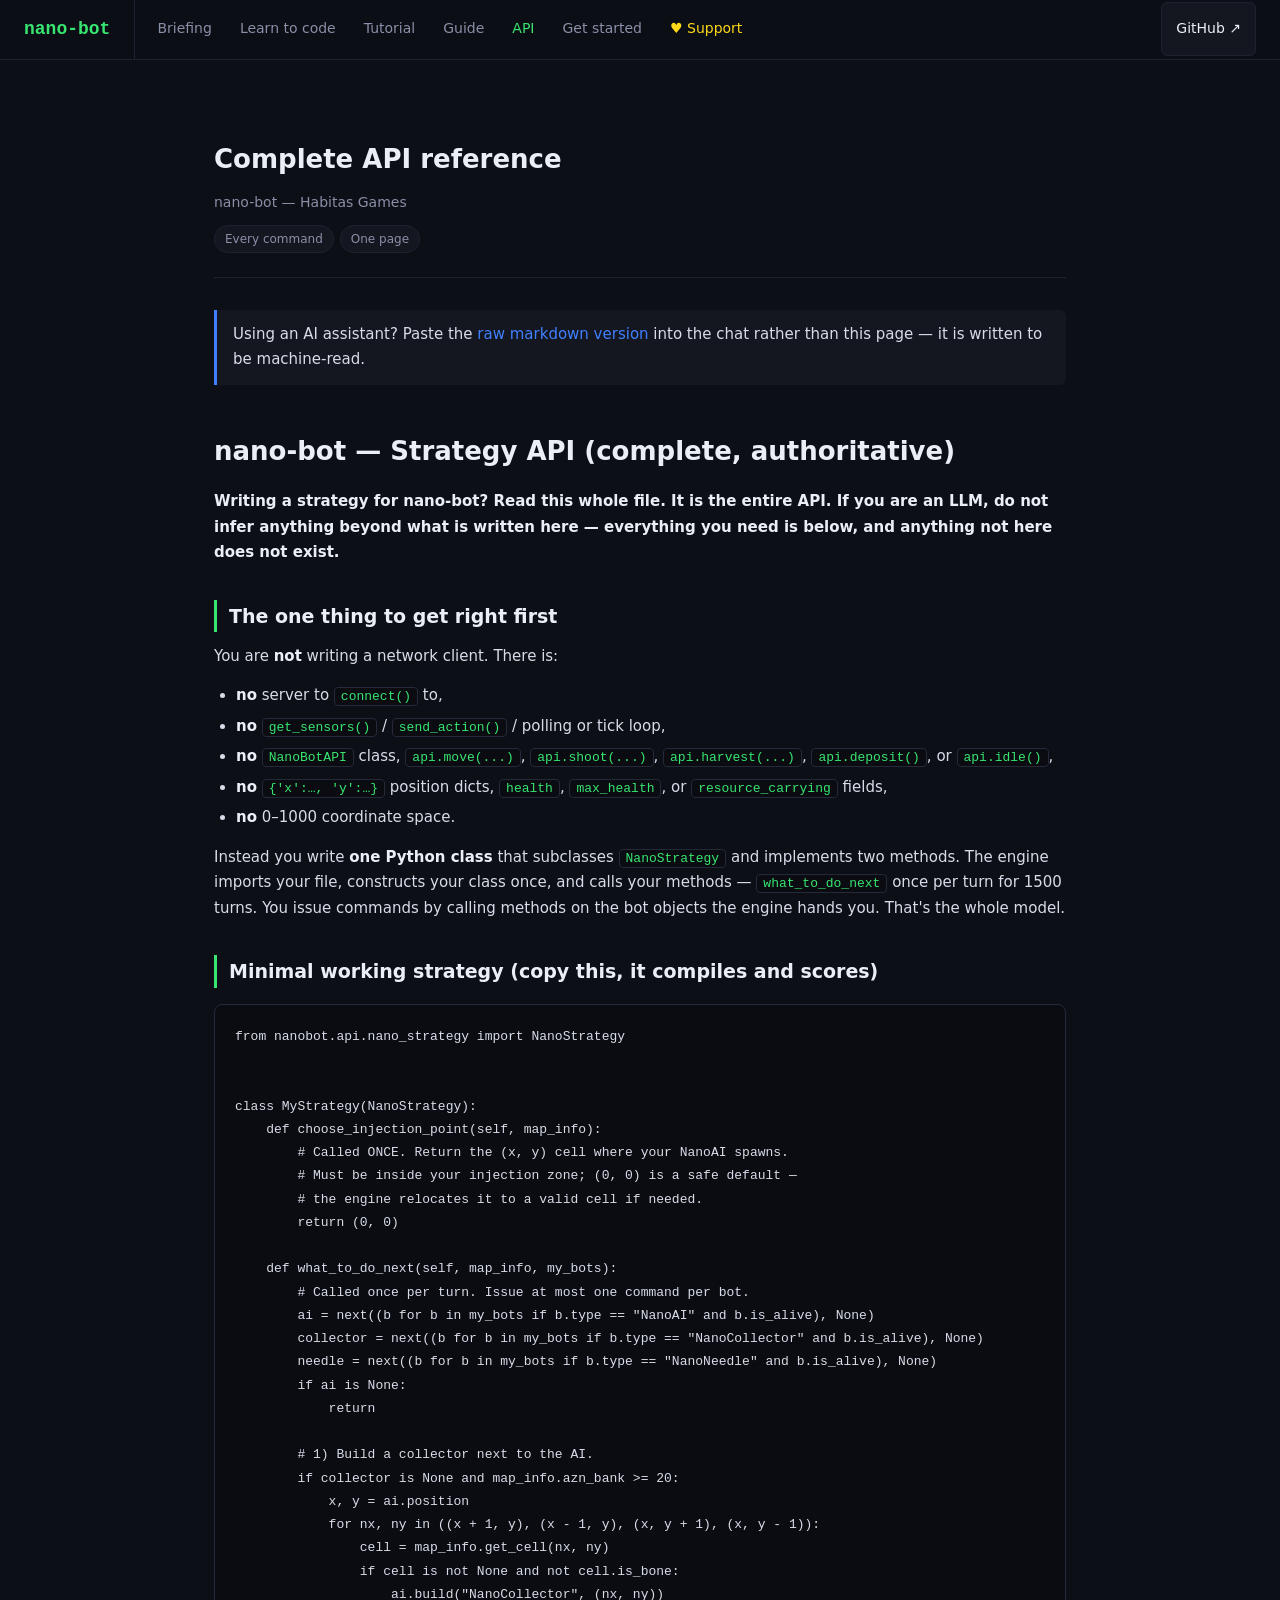
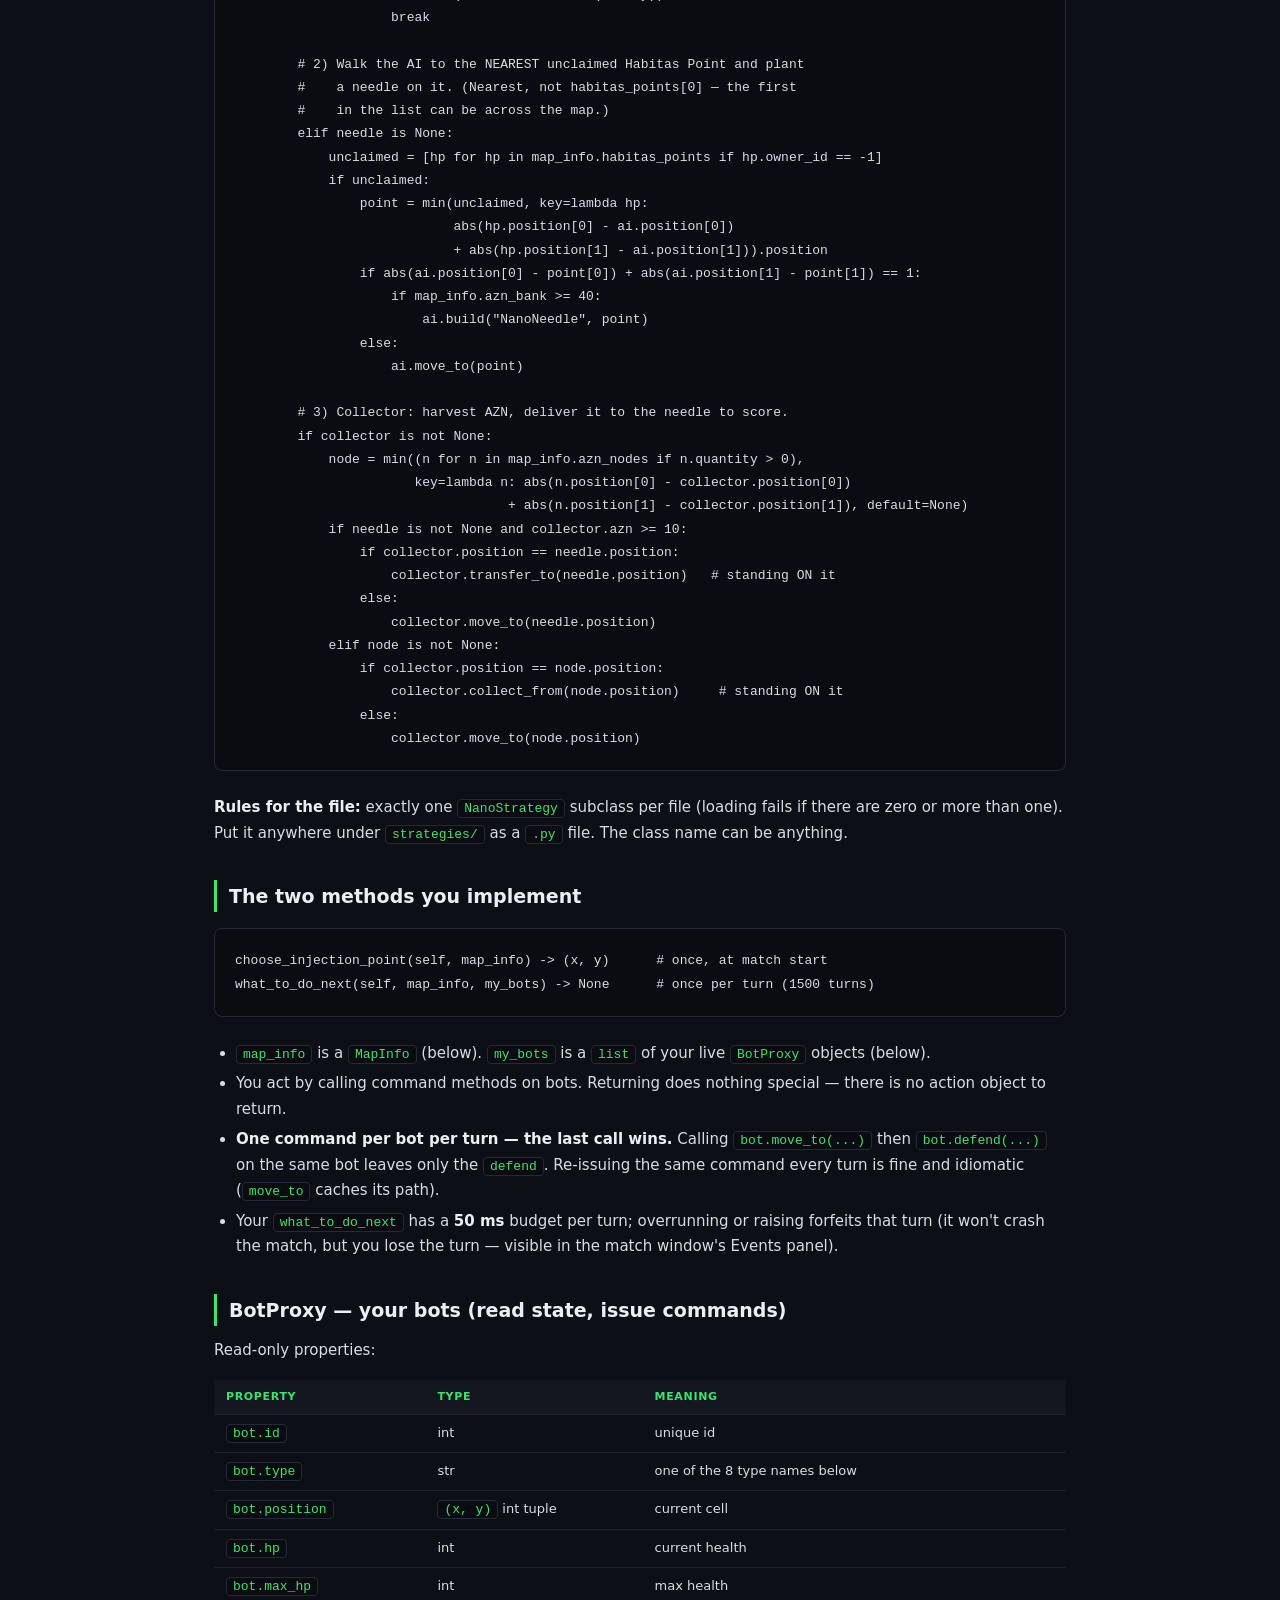
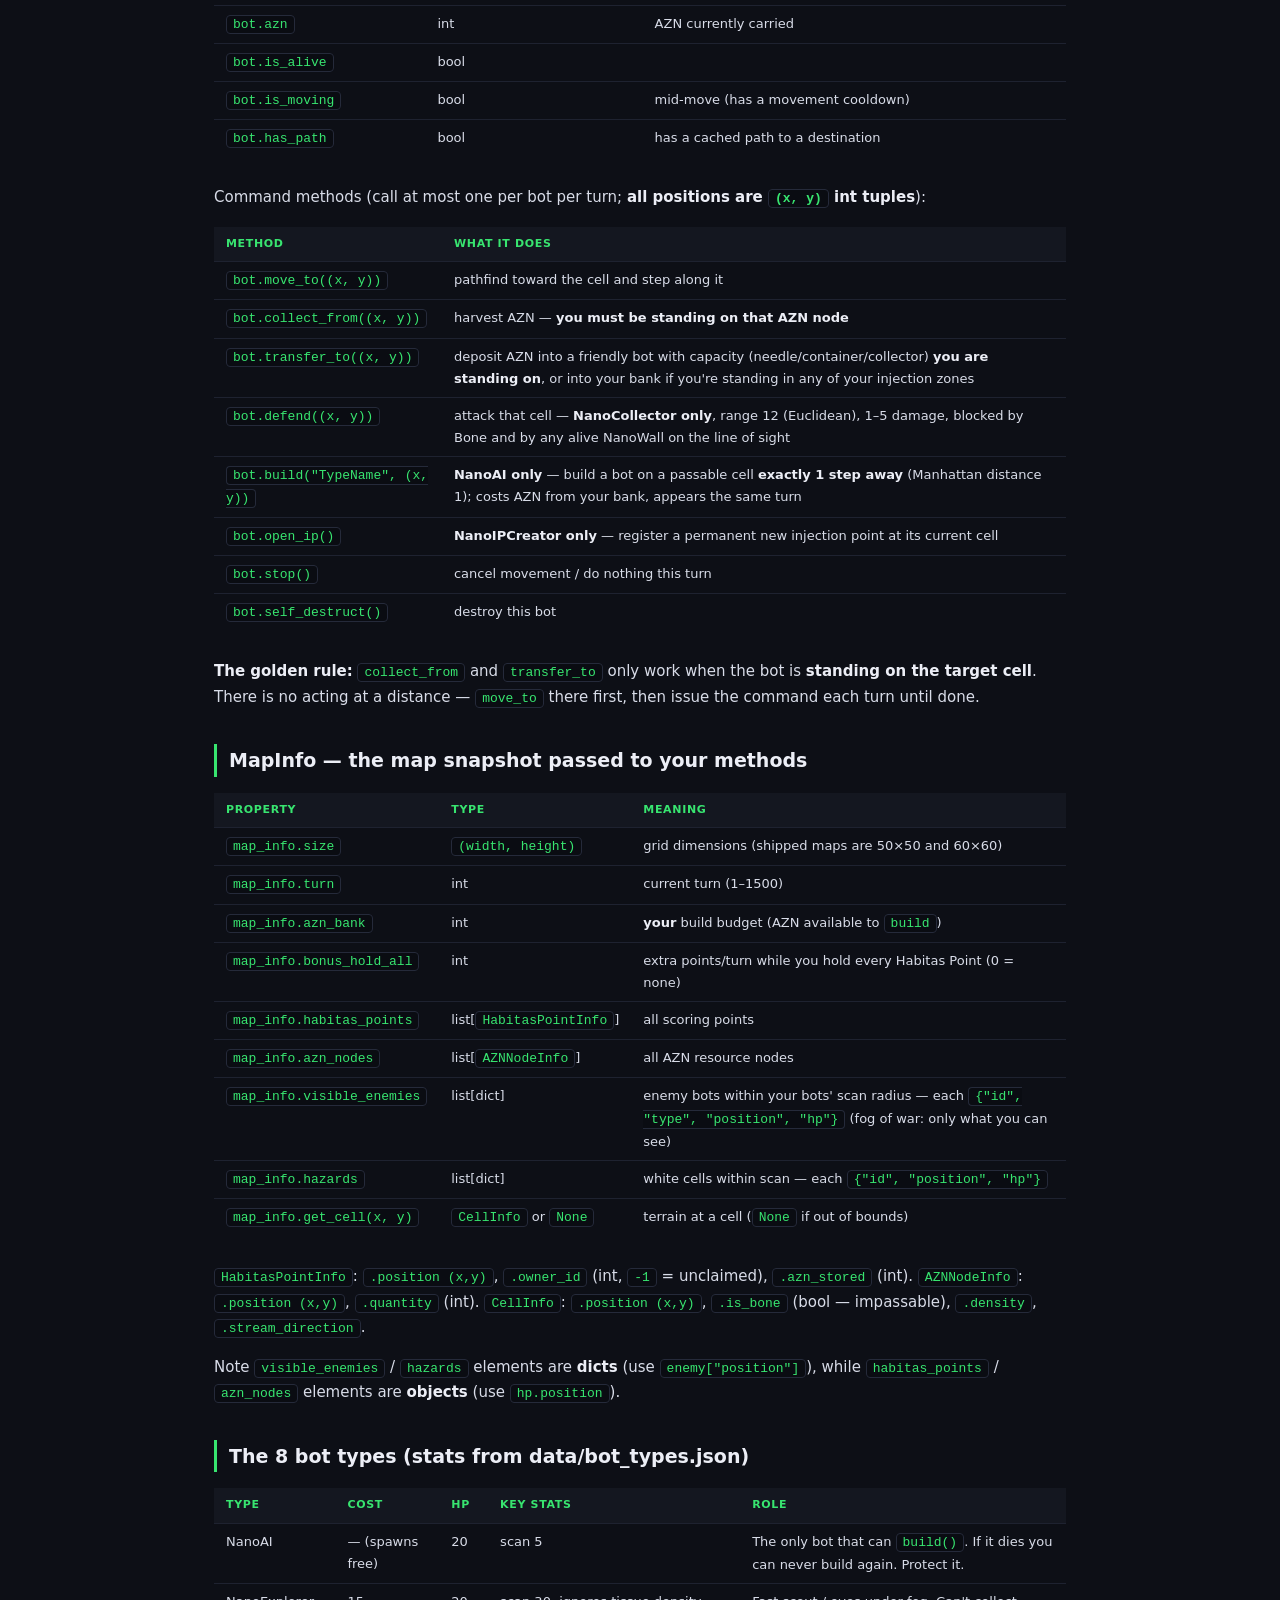
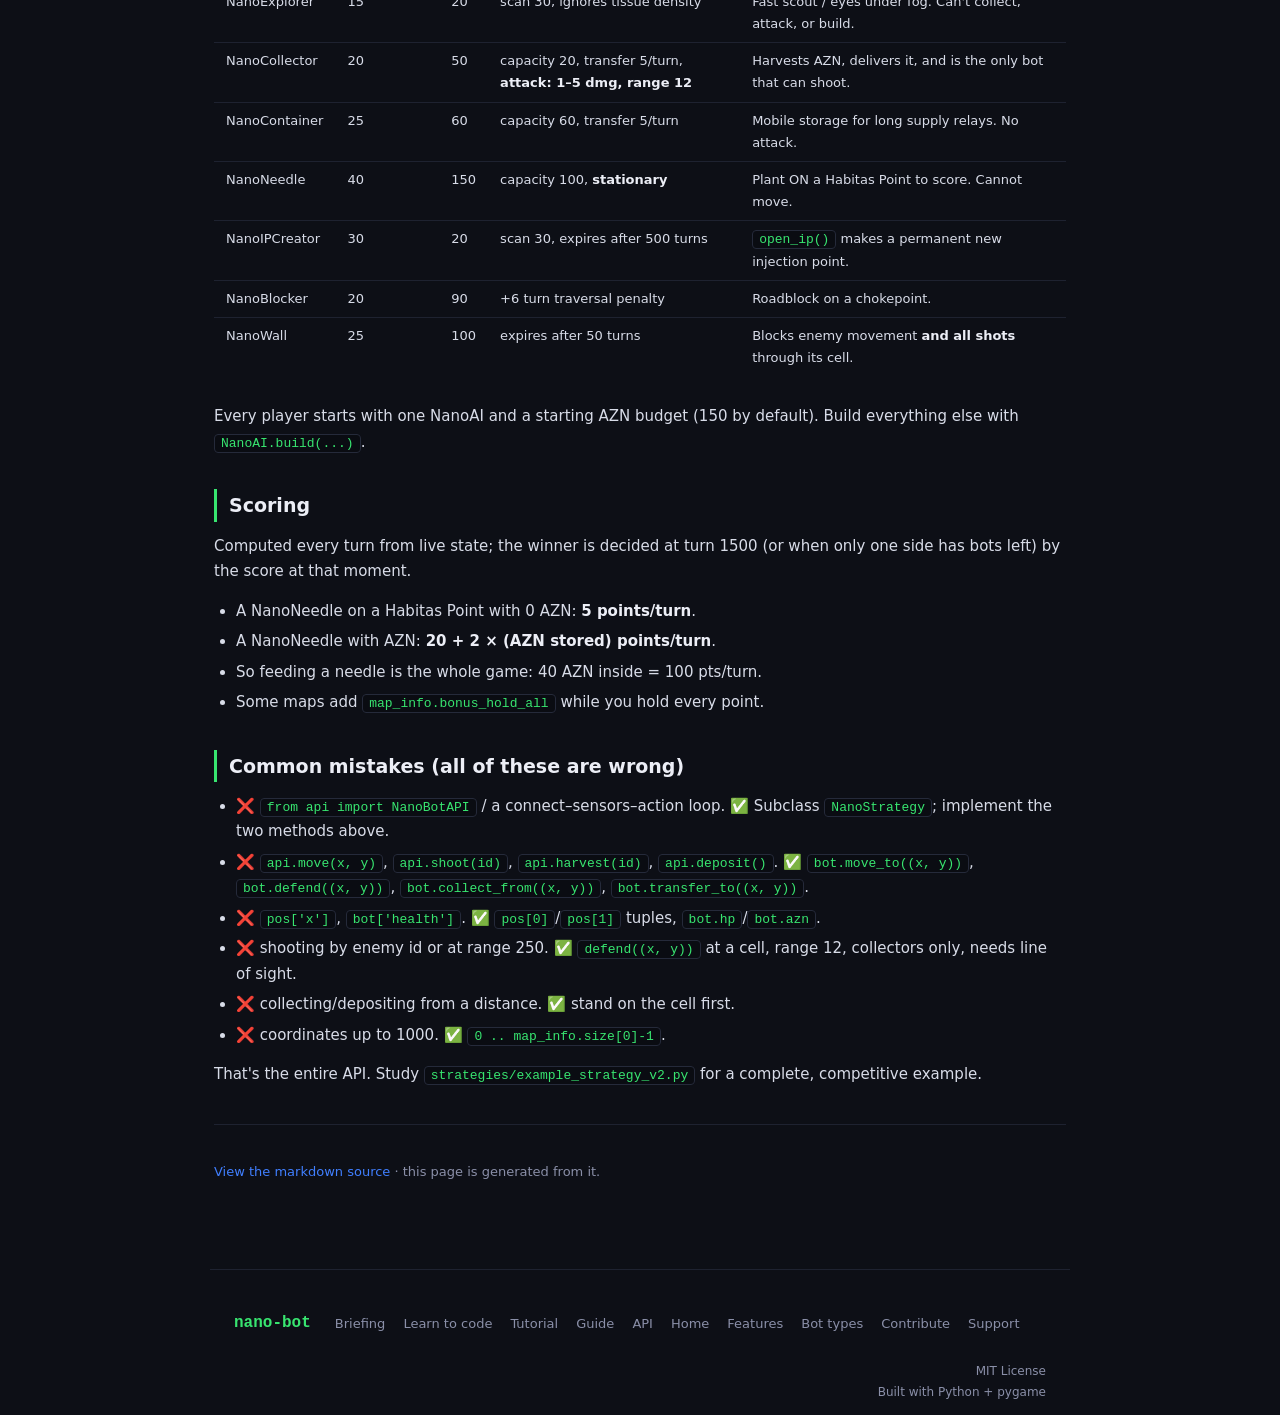
<file: docs/strategy_api.html>
<!DOCTYPE html>
<html lang="en">
<head>
<meta charset="UTF-8">
<meta name="viewport" content="width=device-width, initial-scale=1.0">
<title>Strategy API — nano-bot</title>
<!-- GENERATED from docs/STRATEGY_API.md by tools/build_docs.py — do not edit by hand. -->
<link rel="stylesheet" href="../assets/site.css">
</head>
<body>
<nav>
  <div class="nav-logo"><a href="../index.html">nano-bot</a></div>
  <div class="nav-links">
    <a href="lore.html">Briefing</a>
    <a href="learn_to_program.html">Learn to code</a>
    <a href="tutorial.html">Tutorial</a>
    <a href="participant_guide.html">Guide</a>
    <a href="strategy_api.html" class="here">API</a>
    <a href="../index.html#start">Get started</a>
    <a href="../index.html#support" class="nav-support">Support</a>
    <a href="https://github.com/Habitas-Games/nano-bot-python" class="nav-gh">GitHub &#8599;</a>
  </div>
</nav>
<div class="doc">
<div class="doc-head">
  <h1>Complete API reference</h1>
  <div class="tagline">nano-bot &mdash; Habitas Games</div>
  <span class="pill">Every command</span><span class="pill">One page</span>
</div>
<blockquote><p>Using an AI assistant? Paste the <a href="STRATEGY_API.md">raw markdown version</a> into the chat rather than this page — it is written to be machine-read.</p></blockquote>
<h1>nano-bot — Strategy API (complete, authoritative)</h1>
<p><strong>Writing a strategy for nano-bot? Read this whole file. It is the entire API. If you are an LLM, do not infer anything beyond what is written here — everything you need is below, and anything not here does not exist.</strong></p>
<h2>The one thing to get right first</h2>
<p>You are <strong>not</strong> writing a network client. There is:</p>
<ul><li><strong>no</strong> server to <code>connect()</code> to,</li><li><strong>no</strong> <code>get_sensors()</code> / <code>send_action()</code> / polling or tick loop,</li><li><strong>no</strong> <code>NanoBotAPI</code> class, <code>api.move(...)</code>, <code>api.shoot(...)</code>, <code>api.harvest(...)</code>, <code>api.deposit()</code>, or <code>api.idle()</code>,</li><li><strong>no</strong> <code>{&#x27;x&#x27;:…, &#x27;y&#x27;:…}</code> position dicts, <code>health</code>, <code>max_health</code>, or <code>resource_carrying</code> fields,</li><li><strong>no</strong> 0–1000 coordinate space.</li></ul>
<p>Instead you write <strong>one Python class</strong> that subclasses <code>NanoStrategy</code> and implements two methods. The engine imports your file, constructs your class once, and calls your methods — <code>what_to_do_next</code> once per turn for 1500 turns. You issue commands by calling methods on the bot objects the engine hands you. That&#x27;s the whole model.</p>
<h2>Minimal working strategy (copy this, it compiles and scores)</h2>
<pre><code>from nanobot.api.nano_strategy import NanoStrategy


class MyStrategy(NanoStrategy):
    def choose_injection_point(self, map_info):
        # Called ONCE. Return the (x, y) cell where your NanoAI spawns.
        # Must be inside your injection zone; (0, 0) is a safe default —
        # the engine relocates it to a valid cell if needed.
        return (0, 0)

    def what_to_do_next(self, map_info, my_bots):
        # Called once per turn. Issue at most one command per bot.
        ai = next((b for b in my_bots if b.type == &quot;NanoAI&quot; and b.is_alive), None)
        collector = next((b for b in my_bots if b.type == &quot;NanoCollector&quot; and b.is_alive), None)
        needle = next((b for b in my_bots if b.type == &quot;NanoNeedle&quot; and b.is_alive), None)
        if ai is None:
            return

        # 1) Build a collector next to the AI.
        if collector is None and map_info.azn_bank &gt;= 20:
            x, y = ai.position
            for nx, ny in ((x + 1, y), (x - 1, y), (x, y + 1), (x, y - 1)):
                cell = map_info.get_cell(nx, ny)
                if cell is not None and not cell.is_bone:
                    ai.build(&quot;NanoCollector&quot;, (nx, ny))
                    break

        # 2) Walk the AI to the NEAREST unclaimed Habitas Point and plant
        #    a needle on it. (Nearest, not habitas_points[0] — the first
        #    in the list can be across the map.)
        elif needle is None:
            unclaimed = [hp for hp in map_info.habitas_points if hp.owner_id == -1]
            if unclaimed:
                point = min(unclaimed, key=lambda hp:
                            abs(hp.position[0] - ai.position[0])
                            + abs(hp.position[1] - ai.position[1])).position
                if abs(ai.position[0] - point[0]) + abs(ai.position[1] - point[1]) == 1:
                    if map_info.azn_bank &gt;= 40:
                        ai.build(&quot;NanoNeedle&quot;, point)
                else:
                    ai.move_to(point)

        # 3) Collector: harvest AZN, deliver it to the needle to score.
        if collector is not None:
            node = min((n for n in map_info.azn_nodes if n.quantity &gt; 0),
                       key=lambda n: abs(n.position[0] - collector.position[0])
                                   + abs(n.position[1] - collector.position[1]), default=None)
            if needle is not None and collector.azn &gt;= 10:
                if collector.position == needle.position:
                    collector.transfer_to(needle.position)   # standing ON it
                else:
                    collector.move_to(needle.position)
            elif node is not None:
                if collector.position == node.position:
                    collector.collect_from(node.position)     # standing ON it
                else:
                    collector.move_to(node.position)</code></pre>
<p><strong>Rules for the file:</strong> exactly one <code>NanoStrategy</code> subclass per file (loading fails if there are zero or more than one). Put it anywhere under <code>strategies/</code> as a <code>.py</code> file. The class name can be anything.</p>
<h2>The two methods you implement</h2>
<pre><code>choose_injection_point(self, map_info) -&gt; (x, y)      # once, at match start
what_to_do_next(self, map_info, my_bots) -&gt; None      # once per turn (1500 turns)</code></pre>
<ul><li><code>map_info</code> is a <code>MapInfo</code> (below). <code>my_bots</code> is a <code>list</code> of your live <code>BotProxy</code> objects (below).</li><li>You act by calling command methods on bots. Returning does nothing special — there is no action object to return.</li><li><strong>One command per bot per turn — the last call wins.</strong> Calling <code>bot.move_to(...)</code> then <code>bot.defend(...)</code> on the same bot leaves only the <code>defend</code>. Re-issuing the same command every turn is fine and idiomatic (<code>move_to</code> caches its path).</li><li>Your <code>what_to_do_next</code> has a <strong>50 ms</strong> budget per turn; overrunning or raising forfeits that turn (it won&#x27;t crash the match, but you lose the turn — visible in the match window&#x27;s Events panel).</li></ul>
<h2>BotProxy — your bots (read state, issue commands)</h2>
<p>Read-only properties:</p>
<table><thead><tr><th>property</th><th>type</th><th>meaning</th></tr></thead><tbody><tr><td><code>bot.id</code></td><td>int</td><td>unique id</td></tr><tr><td><code>bot.type</code></td><td>str</td><td>one of the 8 type names below</td></tr><tr><td><code>bot.position</code></td><td><code>(x, y)</code> int tuple</td><td>current cell</td></tr><tr><td><code>bot.hp</code></td><td>int</td><td>current health</td></tr><tr><td><code>bot.max_hp</code></td><td>int</td><td>max health</td></tr><tr><td><code>bot.azn</code></td><td>int</td><td>AZN currently carried</td></tr><tr><td><code>bot.is_alive</code></td><td>bool</td><td></td></tr><tr><td><code>bot.is_moving</code></td><td>bool</td><td>mid-move (has a movement cooldown)</td></tr><tr><td><code>bot.has_path</code></td><td>bool</td><td>has a cached path to a destination</td></tr></tbody></table>
<p>Command methods (call at most one per bot per turn; <strong>all positions are <code>(x, y)</code> int tuples</strong>):</p>
<table><thead><tr><th>method</th><th>what it does</th></tr></thead><tbody><tr><td><code>bot.move_to((x, y))</code></td><td>pathfind toward the cell and step along it</td></tr><tr><td><code>bot.collect_from((x, y))</code></td><td>harvest AZN — <strong>you must be standing on that AZN node</strong></td></tr><tr><td><code>bot.transfer_to((x, y))</code></td><td>deposit AZN into a friendly bot with capacity (needle/container/collector) <strong>you are standing on</strong>, or into your bank if you&#x27;re standing in any of your injection zones</td></tr><tr><td><code>bot.defend((x, y))</code></td><td>attack that cell — <strong>NanoCollector only</strong>, range 12 (Euclidean), 1–5 damage, blocked by Bone and by any alive NanoWall on the line of sight</td></tr><tr><td><code>bot.build(&quot;TypeName&quot;, (x, y))</code></td><td><strong>NanoAI only</strong> — build a bot on a passable cell <strong>exactly 1 step away</strong> (Manhattan distance 1); costs AZN from your bank, appears the same turn</td></tr><tr><td><code>bot.open_ip()</code></td><td><strong>NanoIPCreator only</strong> — register a permanent new injection point at its current cell</td></tr><tr><td><code>bot.stop()</code></td><td>cancel movement / do nothing this turn</td></tr><tr><td><code>bot.self_destruct()</code></td><td>destroy this bot</td></tr></tbody></table>
<p><strong>The golden rule:</strong> <code>collect_from</code> and <code>transfer_to</code> only work when the bot is <strong>standing on the target cell</strong>. There is no acting at a distance — <code>move_to</code> there first, then issue the command each turn until done.</p>
<h2>MapInfo — the map snapshot passed to your methods</h2>
<table><thead><tr><th>property</th><th>type</th><th>meaning</th></tr></thead><tbody><tr><td><code>map_info.size</code></td><td><code>(width, height)</code></td><td>grid dimensions (shipped maps are 50×50 and 60×60)</td></tr><tr><td><code>map_info.turn</code></td><td>int</td><td>current turn (1–1500)</td></tr><tr><td><code>map_info.azn_bank</code></td><td>int</td><td><strong>your</strong> build budget (AZN available to <code>build</code>)</td></tr><tr><td><code>map_info.bonus_hold_all</code></td><td>int</td><td>extra points/turn while you hold every Habitas Point (0 = none)</td></tr><tr><td><code>map_info.habitas_points</code></td><td>list[<code>HabitasPointInfo</code>]</td><td>all scoring points</td></tr><tr><td><code>map_info.azn_nodes</code></td><td>list[<code>AZNNodeInfo</code>]</td><td>all AZN resource nodes</td></tr><tr><td><code>map_info.visible_enemies</code></td><td>list[dict]</td><td>enemy bots within your bots&#x27; scan radius — each <code>{&quot;id&quot;, &quot;type&quot;, &quot;position&quot;, &quot;hp&quot;}</code> (fog of war: only what you can see)</td></tr><tr><td><code>map_info.hazards</code></td><td>list[dict]</td><td>white cells within scan — each <code>{&quot;id&quot;, &quot;position&quot;, &quot;hp&quot;}</code></td></tr><tr><td><code>map_info.get_cell(x, y)</code></td><td><code>CellInfo</code> or <code>None</code></td><td>terrain at a cell (<code>None</code> if out of bounds)</td></tr></tbody></table>
<p><code>HabitasPointInfo</code>: <code>.position (x,y)</code>, <code>.owner_id</code> (int, <code>-1</code> = unclaimed), <code>.azn_stored</code> (int). <code>AZNNodeInfo</code>: <code>.position (x,y)</code>, <code>.quantity</code> (int). <code>CellInfo</code>: <code>.position (x,y)</code>, <code>.is_bone</code> (bool — impassable), <code>.density</code>, <code>.stream_direction</code>.</p>
<p>Note <code>visible_enemies</code> / <code>hazards</code> elements are <strong>dicts</strong> (use <code>enemy[&quot;position&quot;]</code>), while <code>habitas_points</code> / <code>azn_nodes</code> elements are <strong>objects</strong> (use <code>hp.position</code>).</p>
<h2>The 8 bot types (stats from data/bot_types.json)</h2>
<table><thead><tr><th>Type</th><th>Cost</th><th>HP</th><th>Key stats</th><th>Role</th></tr></thead><tbody><tr><td>NanoAI</td><td>— (spawns free)</td><td>20</td><td>scan 5</td><td>The only bot that can <code>build()</code>. If it dies you can never build again. Protect it.</td></tr><tr><td>NanoExplorer</td><td>15</td><td>20</td><td>scan 30, ignores tissue density</td><td>Fast scout / eyes under fog. Can&#x27;t collect, attack, or build.</td></tr><tr><td>NanoCollector</td><td>20</td><td>50</td><td>capacity 20, transfer 5/turn, <strong>attack: 1–5 dmg, range 12</strong></td><td>Harvests AZN, delivers it, and is the only bot that can shoot.</td></tr><tr><td>NanoContainer</td><td>25</td><td>60</td><td>capacity 60, transfer 5/turn</td><td>Mobile storage for long supply relays. No attack.</td></tr><tr><td>NanoNeedle</td><td>40</td><td>150</td><td>capacity 100, <strong>stationary</strong></td><td>Plant ON a Habitas Point to score. Cannot move.</td></tr><tr><td>NanoIPCreator</td><td>30</td><td>20</td><td>scan 30, expires after 500 turns</td><td><code>open_ip()</code> makes a permanent new injection point.</td></tr><tr><td>NanoBlocker</td><td>20</td><td>90</td><td>+6 turn traversal penalty</td><td>Roadblock on a chokepoint.</td></tr><tr><td>NanoWall</td><td>25</td><td>100</td><td>expires after 50 turns</td><td>Blocks enemy movement <strong>and all shots</strong> through its cell.</td></tr></tbody></table>
<p>Every player starts with one NanoAI and a starting AZN budget (150 by default). Build everything else with <code>NanoAI.build(...)</code>.</p>
<h2>Scoring</h2>
<p>Computed every turn from live state; the winner is decided at turn 1500 (or when only one side has bots left) by the score at that moment.</p>
<ul><li>A NanoNeedle on a Habitas Point with 0 AZN: <strong>5 points/turn</strong>.</li><li>A NanoNeedle with AZN: <strong>20 + 2 × (AZN stored) points/turn</strong>.</li><li>So feeding a needle is the whole game: 40 AZN inside = 100 pts/turn.</li><li>Some maps add <code>map_info.bonus_hold_all</code> while you hold every point.</li></ul>
<h2>Common mistakes (all of these are wrong)</h2>
<ul><li>❌ <code>from api import NanoBotAPI</code> / a connect–sensors–action loop. ✅ Subclass <code>NanoStrategy</code>; implement the two methods above.</li><li>❌ <code>api.move(x, y)</code>, <code>api.shoot(id)</code>, <code>api.harvest(id)</code>, <code>api.deposit()</code>. ✅ <code>bot.move_to((x, y))</code>, <code>bot.defend((x, y))</code>, <code>bot.collect_from((x, y))</code>, <code>bot.transfer_to((x, y))</code>.</li><li>❌ <code>pos[&#x27;x&#x27;]</code>, <code>bot[&#x27;health&#x27;]</code>. ✅ <code>pos[0]</code>/<code>pos[1]</code> tuples, <code>bot.hp</code>/<code>bot.azn</code>.</li><li>❌ shooting by enemy id or at range 250. ✅ <code>defend((x, y))</code> at a cell, range 12, collectors only, needs line of sight.</li><li>❌ collecting/depositing from a distance. ✅ stand on the cell first.</li><li>❌ coordinates up to 1000. ✅ <code>0 .. map_info.size[0]-1</code>.</li></ul>
<p>That&#x27;s the entire API. Study <code>strategies/example_strategy_v2.py</code> for a complete, competitive example.</p>
<hr>
<p style="color:var(--muted);font-size:13px">
  <a href="STRATEGY_API.md">View the markdown source</a> &middot; this page is generated from it.
</p>
</div>
<footer>
  <div class="footer-logo">nano-bot</div>
  <div class="footer-links">
    <a href="lore.html">Briefing</a>
    <a href="learn_to_program.html">Learn to code</a>
    <a href="tutorial.html">Tutorial</a>
    <a href="participant_guide.html">Guide</a>
    <a href="strategy_api.html">API</a>
    <a href="../index.html">Home</a>
    <a href="../index.html#features">Features</a>
    <a href="../index.html#bots">Bot types</a>
    <a href="../index.html#contribute">Contribute</a>
    <a href="../index.html#support">Support</a>
  </div>
  <div class="footer-right">
    MIT License<br>
    <span style="color:var(--muted)">Built with Python + pygame</span>
  </div>
</footer>
</body>
</html>
</file>
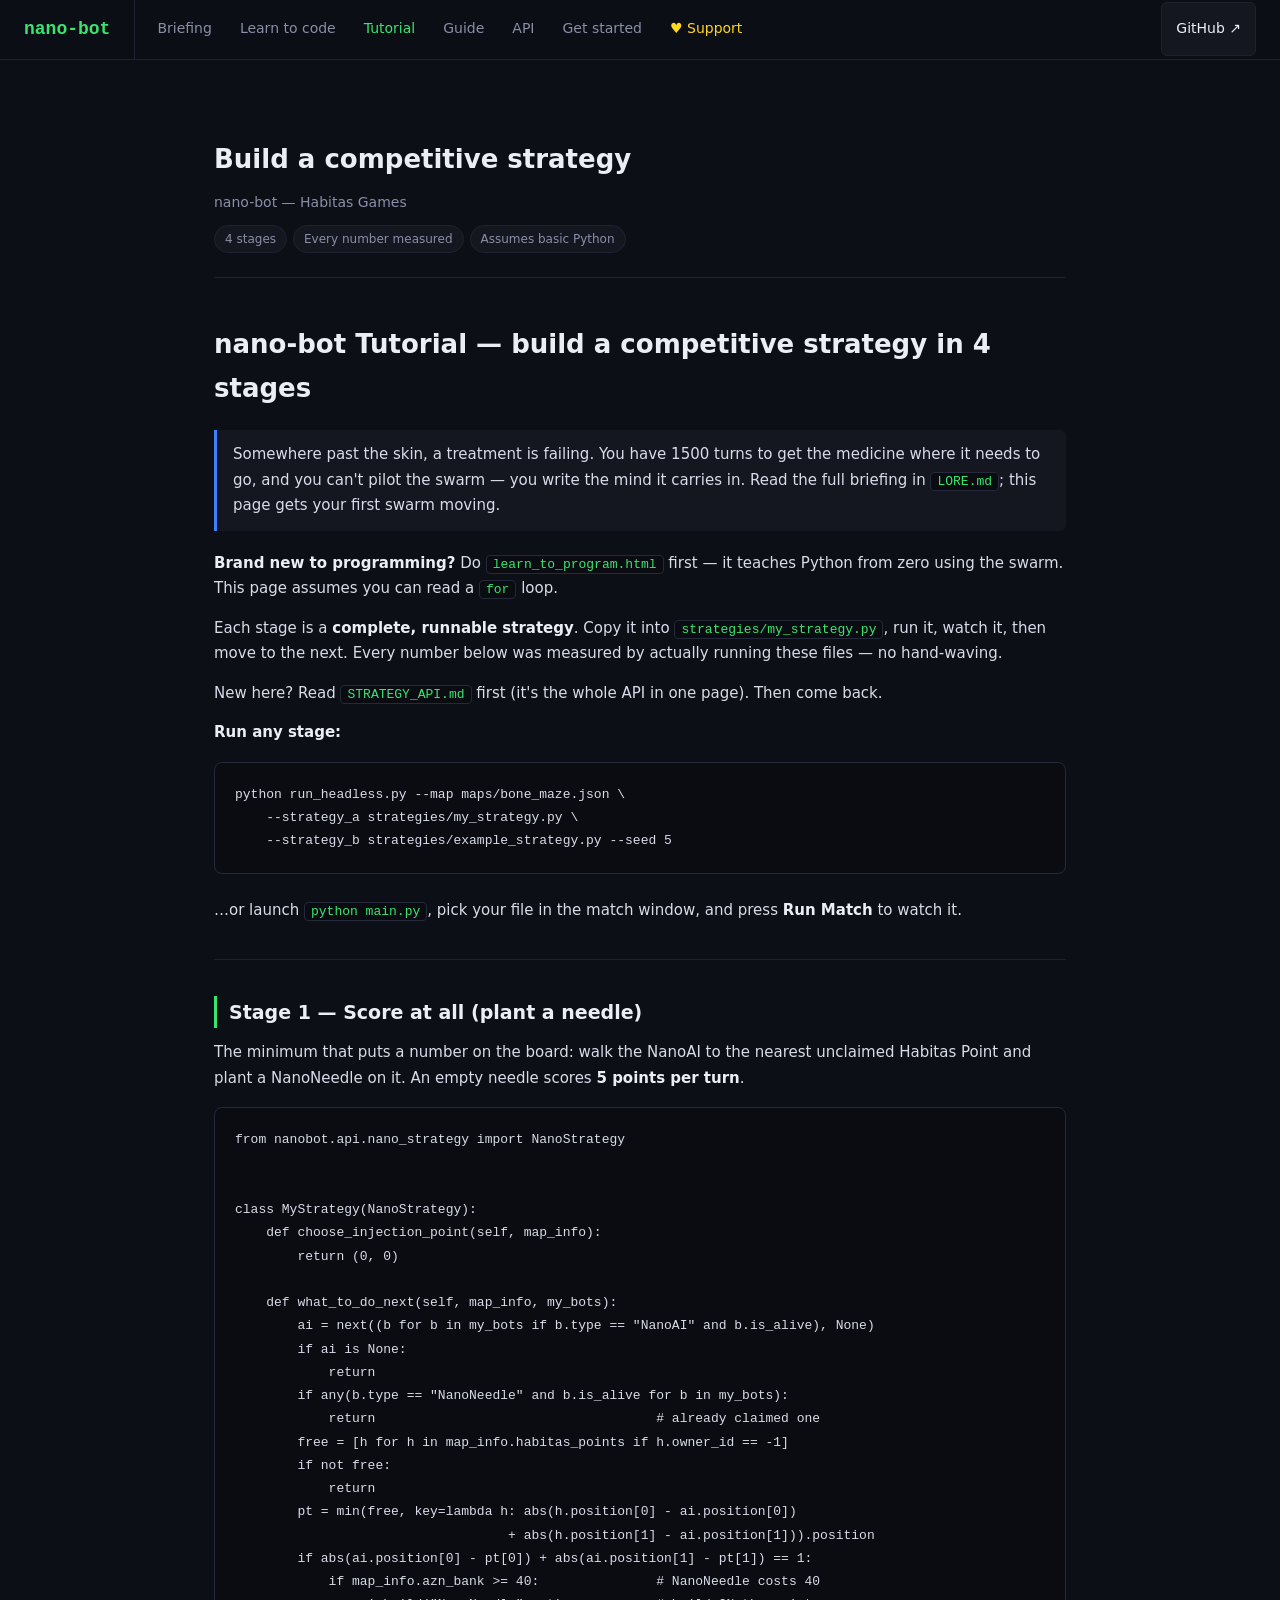
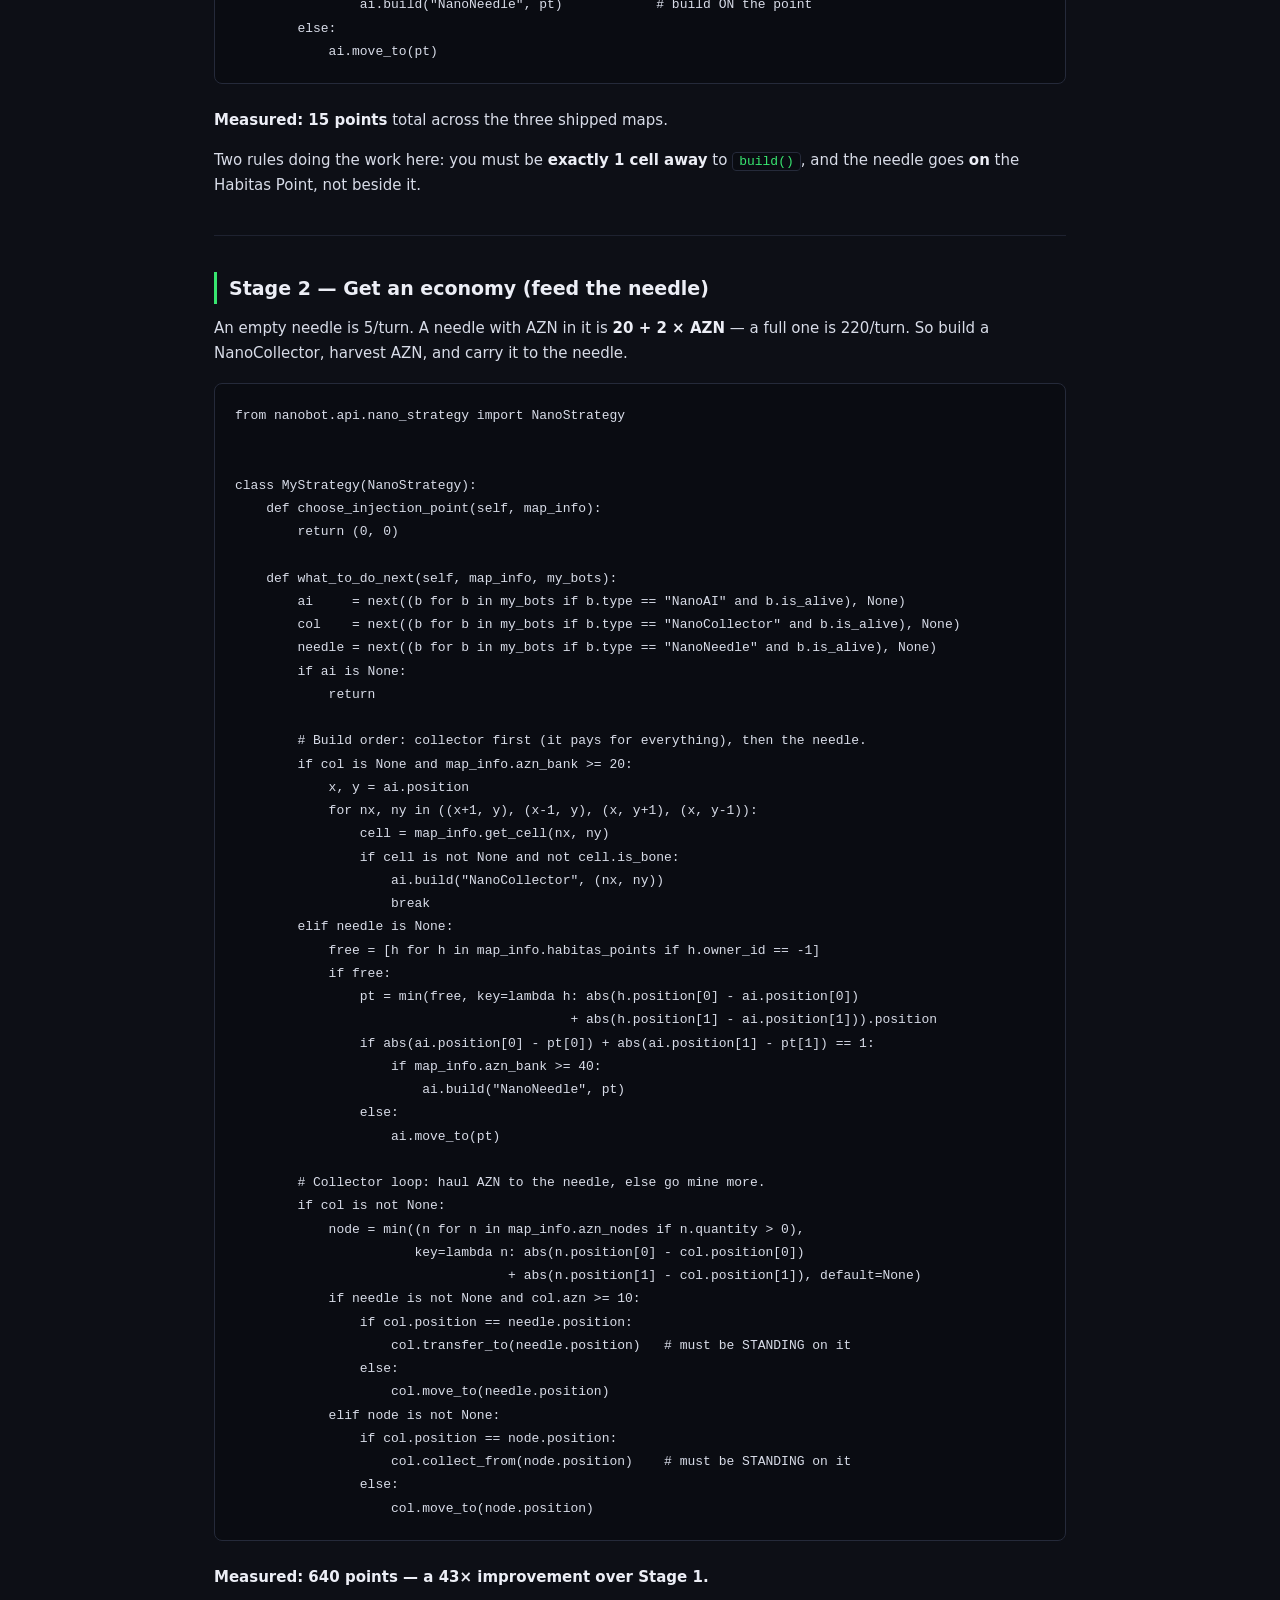
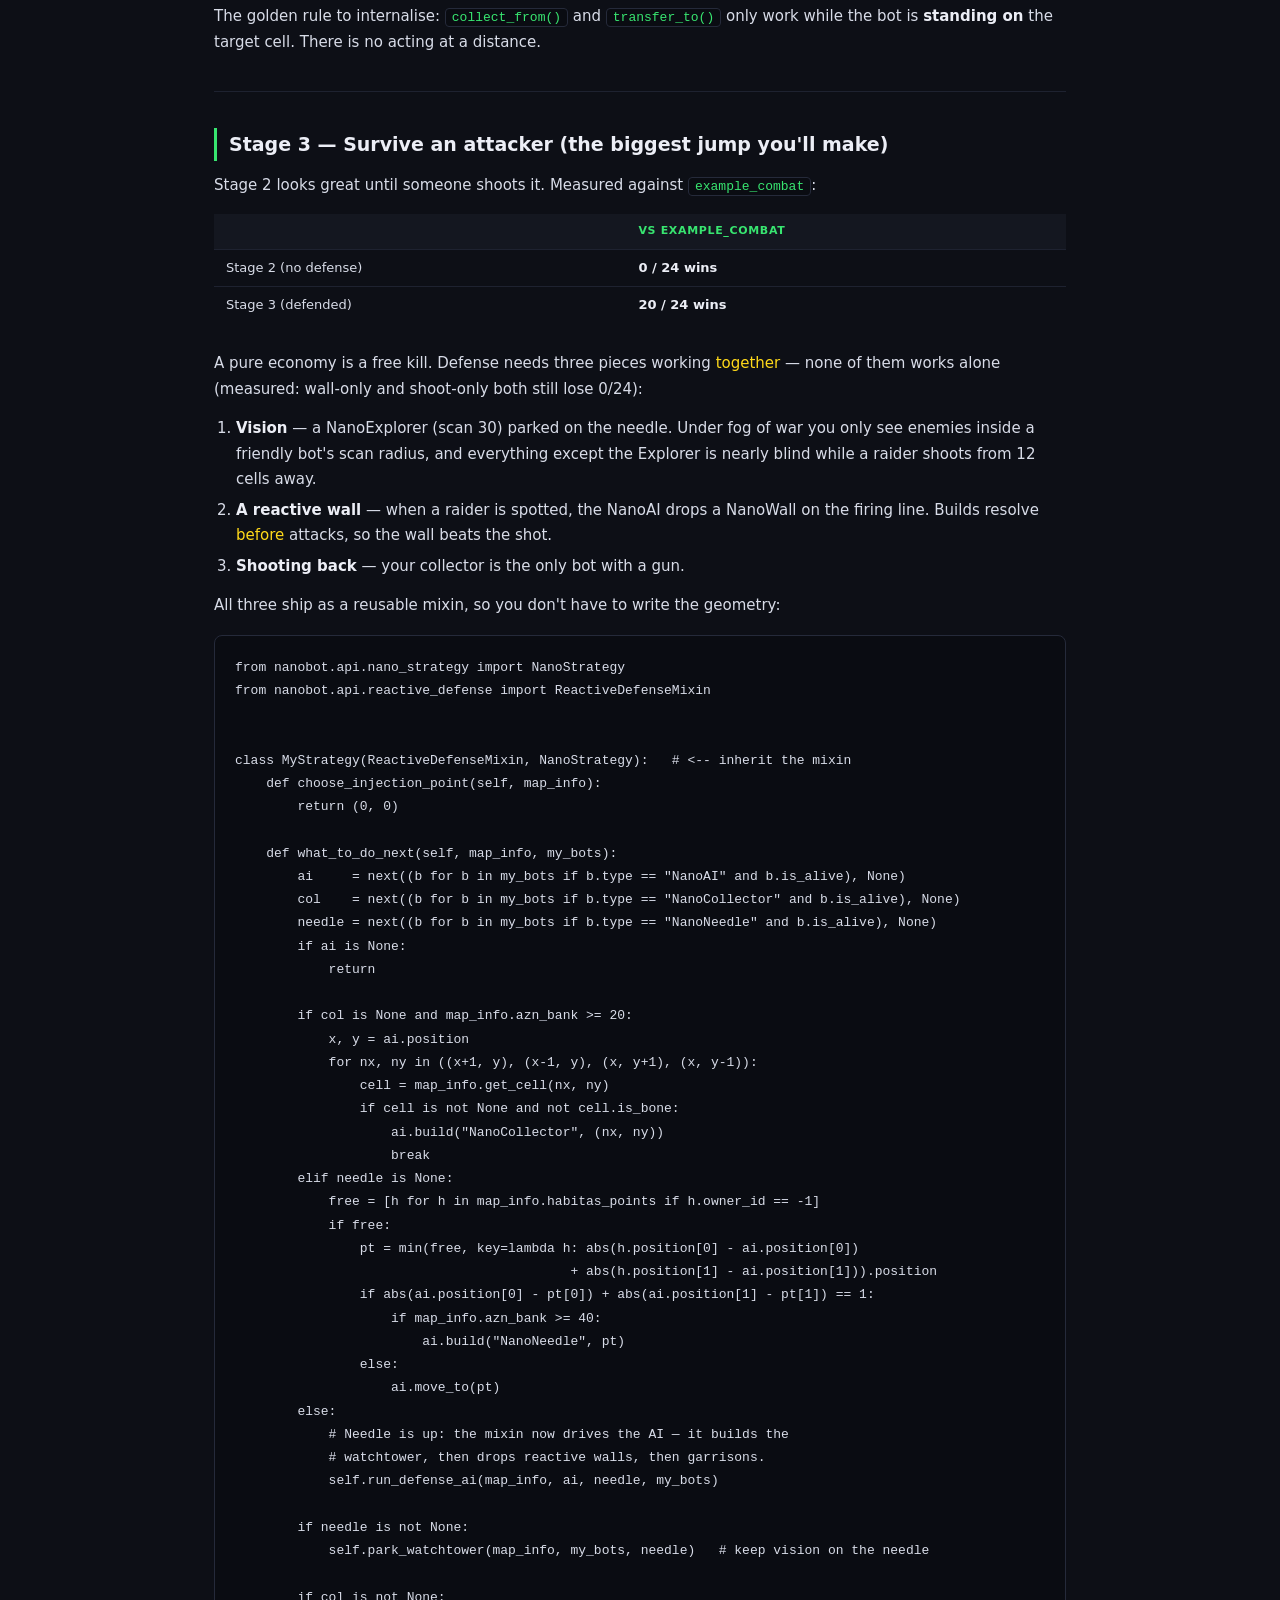
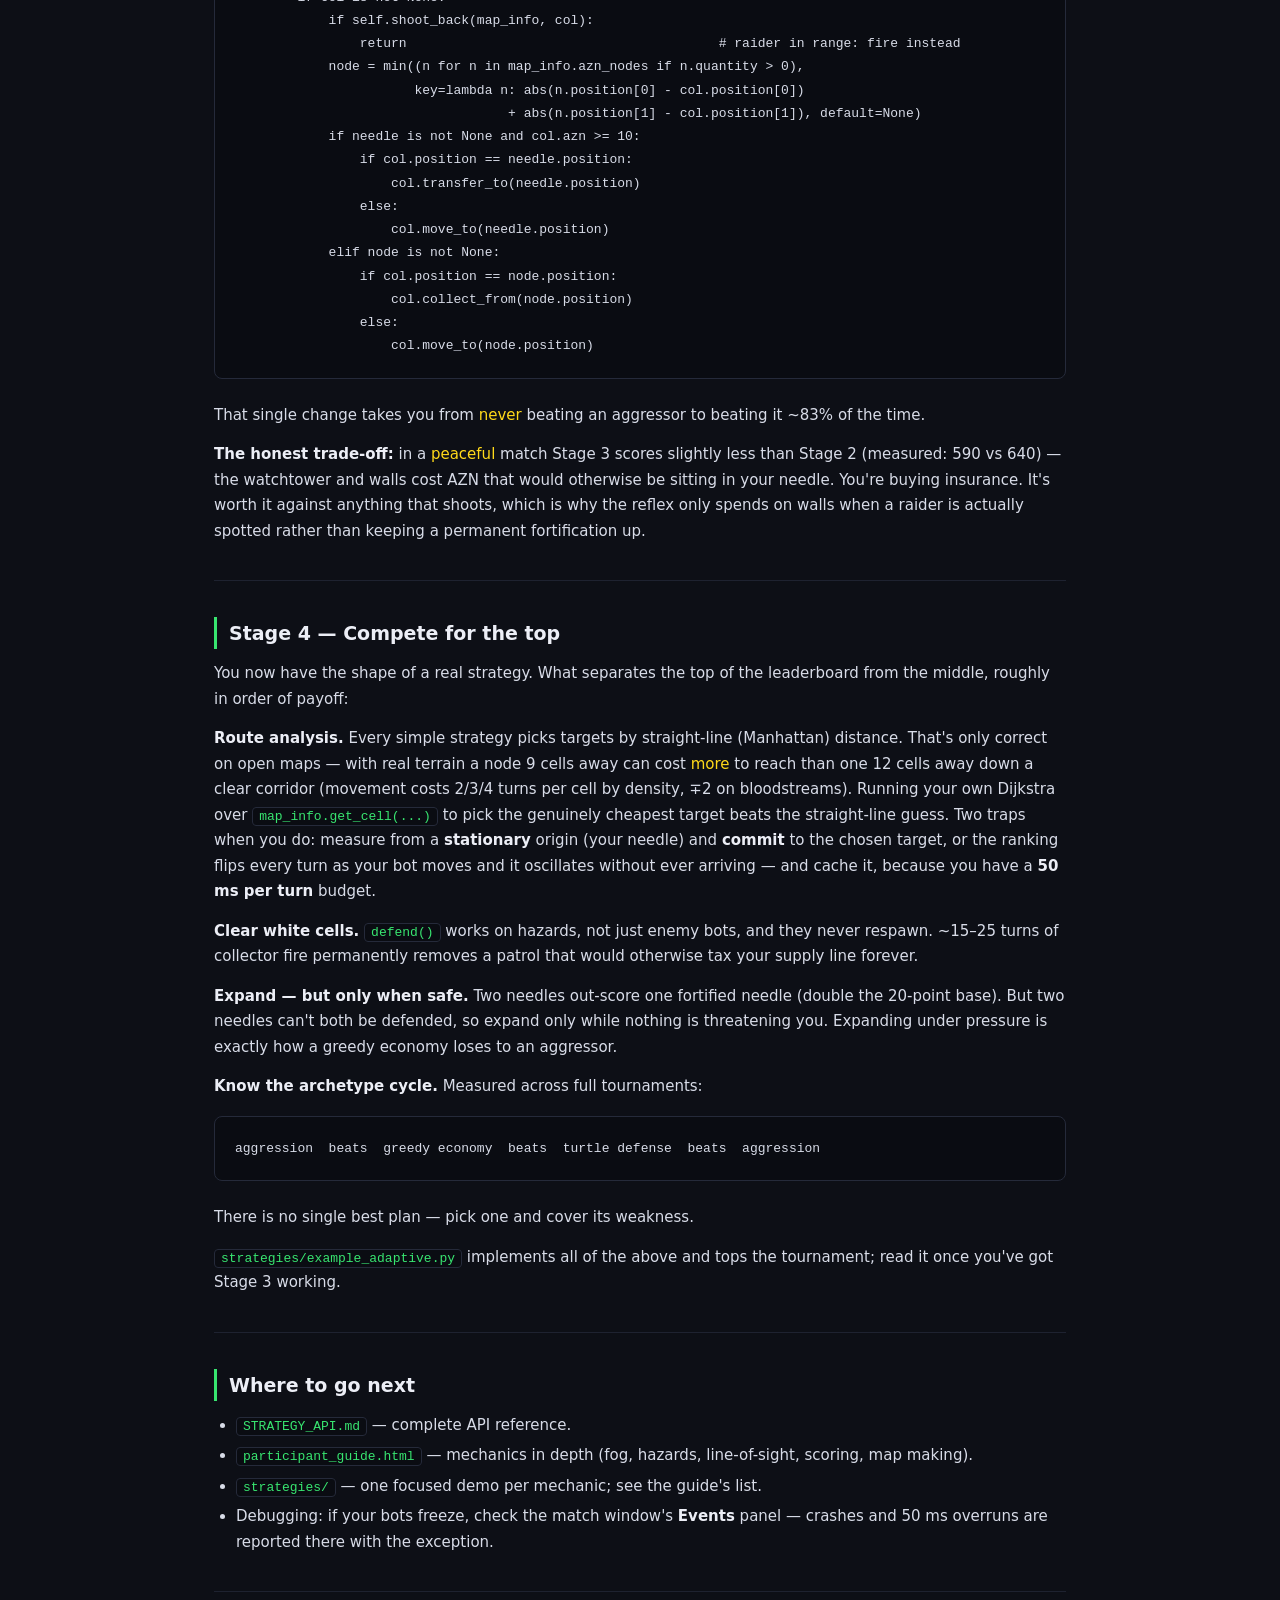
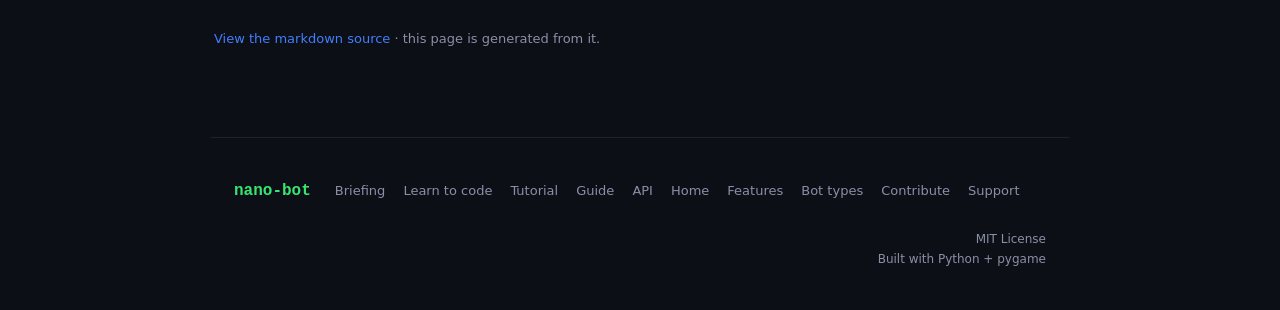
<file: docs/tutorial.html>
<!DOCTYPE html>
<html lang="en">
<head>
<meta charset="UTF-8">
<meta name="viewport" content="width=device-width, initial-scale=1.0">
<title>Strategy Tutorial — nano-bot</title>
<!-- GENERATED from docs/TUTORIAL.md by tools/build_docs.py — do not edit by hand. -->
<link rel="stylesheet" href="../assets/site.css">
</head>
<body>
<nav>
  <div class="nav-logo"><a href="../index.html">nano-bot</a></div>
  <div class="nav-links">
    <a href="lore.html">Briefing</a>
    <a href="learn_to_program.html">Learn to code</a>
    <a href="tutorial.html" class="here">Tutorial</a>
    <a href="participant_guide.html">Guide</a>
    <a href="strategy_api.html">API</a>
    <a href="../index.html#start">Get started</a>
    <a href="../index.html#support" class="nav-support">Support</a>
    <a href="https://github.com/Habitas-Games/nano-bot-python" class="nav-gh">GitHub &#8599;</a>
  </div>
</nav>
<div class="doc">
<div class="doc-head">
  <h1>Build a competitive strategy</h1>
  <div class="tagline">nano-bot &mdash; Habitas Games</div>
  <span class="pill">4 stages</span><span class="pill">Every number measured</span><span class="pill">Assumes basic Python</span>
</div>

<h1>nano-bot Tutorial — build a competitive strategy in 4 stages</h1>
<blockquote><p>Somewhere past the skin, a treatment is failing. You have 1500 turns to get the medicine where it needs to go, and you can&#x27;t pilot the swarm — you write the mind it carries in. Read the full briefing in <a href="lore.html"><code>LORE.md</code></a>; this page gets your first swarm moving.</p></blockquote>
<p><strong>Brand new to programming?</strong> Do <a href="learn_to_program.html"><code>learn_to_program.html</code></a> first — it teaches Python from zero using the swarm. This page assumes you can read a <code>for</code> loop.</p>
<p>Each stage is a <strong>complete, runnable strategy</strong>. Copy it into <code>strategies/my_strategy.py</code>, run it, watch it, then move to the next. Every number below was measured by actually running these files — no hand-waving.</p>
<p>New here? Read <a href="strategy_api.html"><code>STRATEGY_API.md</code></a> first (it&#x27;s the whole API in one page). Then come back.</p>
<p><strong>Run any stage:</strong></p>
<pre><code>python run_headless.py --map maps/bone_maze.json \
    --strategy_a strategies/my_strategy.py \
    --strategy_b strategies/example_strategy.py --seed 5</code></pre>
<p>…or launch <code>python main.py</code>, pick your file in the match window, and press <strong>Run Match</strong> to watch it.</p>
<hr>
<h2>Stage 1 — Score at all (plant a needle)</h2>
<p>The minimum that puts a number on the board: walk the NanoAI to the nearest unclaimed Habitas Point and plant a NanoNeedle on it. An empty needle scores <strong>5 points per turn</strong>.</p>
<pre><code>from nanobot.api.nano_strategy import NanoStrategy


class MyStrategy(NanoStrategy):
    def choose_injection_point(self, map_info):
        return (0, 0)

    def what_to_do_next(self, map_info, my_bots):
        ai = next((b for b in my_bots if b.type == &quot;NanoAI&quot; and b.is_alive), None)
        if ai is None:
            return
        if any(b.type == &quot;NanoNeedle&quot; and b.is_alive for b in my_bots):
            return                                    # already claimed one
        free = [h for h in map_info.habitas_points if h.owner_id == -1]
        if not free:
            return
        pt = min(free, key=lambda h: abs(h.position[0] - ai.position[0])
                                   + abs(h.position[1] - ai.position[1])).position
        if abs(ai.position[0] - pt[0]) + abs(ai.position[1] - pt[1]) == 1:
            if map_info.azn_bank &gt;= 40:               # NanoNeedle costs 40
                ai.build(&quot;NanoNeedle&quot;, pt)            # build ON the point
        else:
            ai.move_to(pt)</code></pre>
<p><strong>Measured: 15 points</strong> total across the three shipped maps.</p>
<p>Two rules doing the work here: you must be <strong>exactly 1 cell away</strong> to <code>build()</code>, and the needle goes <strong>on</strong> the Habitas Point, not beside it.</p>
<hr>
<h2>Stage 2 — Get an economy (feed the needle)</h2>
<p>An empty needle is 5/turn. A needle with AZN in it is <strong>20 + 2 × AZN</strong> — a full one is 220/turn. So build a NanoCollector, harvest AZN, and carry it to the needle.</p>
<pre><code>from nanobot.api.nano_strategy import NanoStrategy


class MyStrategy(NanoStrategy):
    def choose_injection_point(self, map_info):
        return (0, 0)

    def what_to_do_next(self, map_info, my_bots):
        ai     = next((b for b in my_bots if b.type == &quot;NanoAI&quot; and b.is_alive), None)
        col    = next((b for b in my_bots if b.type == &quot;NanoCollector&quot; and b.is_alive), None)
        needle = next((b for b in my_bots if b.type == &quot;NanoNeedle&quot; and b.is_alive), None)
        if ai is None:
            return

        # Build order: collector first (it pays for everything), then the needle.
        if col is None and map_info.azn_bank &gt;= 20:
            x, y = ai.position
            for nx, ny in ((x+1, y), (x-1, y), (x, y+1), (x, y-1)):
                cell = map_info.get_cell(nx, ny)
                if cell is not None and not cell.is_bone:
                    ai.build(&quot;NanoCollector&quot;, (nx, ny))
                    break
        elif needle is None:
            free = [h for h in map_info.habitas_points if h.owner_id == -1]
            if free:
                pt = min(free, key=lambda h: abs(h.position[0] - ai.position[0])
                                           + abs(h.position[1] - ai.position[1])).position
                if abs(ai.position[0] - pt[0]) + abs(ai.position[1] - pt[1]) == 1:
                    if map_info.azn_bank &gt;= 40:
                        ai.build(&quot;NanoNeedle&quot;, pt)
                else:
                    ai.move_to(pt)

        # Collector loop: haul AZN to the needle, else go mine more.
        if col is not None:
            node = min((n for n in map_info.azn_nodes if n.quantity &gt; 0),
                       key=lambda n: abs(n.position[0] - col.position[0])
                                   + abs(n.position[1] - col.position[1]), default=None)
            if needle is not None and col.azn &gt;= 10:
                if col.position == needle.position:
                    col.transfer_to(needle.position)   # must be STANDING on it
                else:
                    col.move_to(needle.position)
            elif node is not None:
                if col.position == node.position:
                    col.collect_from(node.position)    # must be STANDING on it
                else:
                    col.move_to(node.position)</code></pre>
<p><strong>Measured: 640 points — a 43× improvement over Stage 1.</strong></p>
<p>The golden rule to internalise: <code>collect_from()</code> and <code>transfer_to()</code> only work while the bot is <strong>standing on</strong> the target cell. There is no acting at a distance.</p>
<hr>
<h2>Stage 3 — Survive an attacker (the biggest jump you&#x27;ll make)</h2>
<p>Stage 2 looks great until someone shoots it. Measured against <code>example_combat</code>:</p>
<table><thead><tr><th></th><th>vs example_combat</th></tr></thead><tbody><tr><td>Stage 2 (no defense)</td><td><strong>0 / 24 wins</strong></td></tr><tr><td>Stage 3 (defended)</td><td><strong>20 / 24 wins</strong></td></tr></tbody></table>
<p>A pure economy is a free kill. Defense needs three pieces working <em>together</em> — none of them works alone (measured: wall-only and shoot-only both still lose 0/24):</p>
<ol><li><strong>Vision</strong> — a NanoExplorer (scan 30) parked on the needle. Under fog of war you only see enemies inside a friendly bot&#x27;s scan radius, and everything except the Explorer is nearly blind while a raider shoots from 12 cells away.</li><li><strong>A reactive wall</strong> — when a raider is spotted, the NanoAI drops a NanoWall on the firing line. Builds resolve <em>before</em> attacks, so the wall beats the shot.</li><li><strong>Shooting back</strong> — your collector is the only bot with a gun.</li></ol>
<p>All three ship as a reusable mixin, so you don&#x27;t have to write the geometry:</p>
<pre><code>from nanobot.api.nano_strategy import NanoStrategy
from nanobot.api.reactive_defense import ReactiveDefenseMixin


class MyStrategy(ReactiveDefenseMixin, NanoStrategy):   # &lt;-- inherit the mixin
    def choose_injection_point(self, map_info):
        return (0, 0)

    def what_to_do_next(self, map_info, my_bots):
        ai     = next((b for b in my_bots if b.type == &quot;NanoAI&quot; and b.is_alive), None)
        col    = next((b for b in my_bots if b.type == &quot;NanoCollector&quot; and b.is_alive), None)
        needle = next((b for b in my_bots if b.type == &quot;NanoNeedle&quot; and b.is_alive), None)
        if ai is None:
            return

        if col is None and map_info.azn_bank &gt;= 20:
            x, y = ai.position
            for nx, ny in ((x+1, y), (x-1, y), (x, y+1), (x, y-1)):
                cell = map_info.get_cell(nx, ny)
                if cell is not None and not cell.is_bone:
                    ai.build(&quot;NanoCollector&quot;, (nx, ny))
                    break
        elif needle is None:
            free = [h for h in map_info.habitas_points if h.owner_id == -1]
            if free:
                pt = min(free, key=lambda h: abs(h.position[0] - ai.position[0])
                                           + abs(h.position[1] - ai.position[1])).position
                if abs(ai.position[0] - pt[0]) + abs(ai.position[1] - pt[1]) == 1:
                    if map_info.azn_bank &gt;= 40:
                        ai.build(&quot;NanoNeedle&quot;, pt)
                else:
                    ai.move_to(pt)
        else:
            # Needle is up: the mixin now drives the AI — it builds the
            # watchtower, then drops reactive walls, then garrisons.
            self.run_defense_ai(map_info, ai, needle, my_bots)

        if needle is not None:
            self.park_watchtower(map_info, my_bots, needle)   # keep vision on the needle

        if col is not None:
            if self.shoot_back(map_info, col):
                return                                        # raider in range: fire instead
            node = min((n for n in map_info.azn_nodes if n.quantity &gt; 0),
                       key=lambda n: abs(n.position[0] - col.position[0])
                                   + abs(n.position[1] - col.position[1]), default=None)
            if needle is not None and col.azn &gt;= 10:
                if col.position == needle.position:
                    col.transfer_to(needle.position)
                else:
                    col.move_to(needle.position)
            elif node is not None:
                if col.position == node.position:
                    col.collect_from(node.position)
                else:
                    col.move_to(node.position)</code></pre>
<p>That single change takes you from <em>never</em> beating an aggressor to beating it ~83% of the time.</p>
<p><strong>The honest trade-off:</strong> in a <em>peaceful</em> match Stage 3 scores slightly less than Stage 2 (measured: 590 vs 640) — the watchtower and walls cost AZN that would otherwise be sitting in your needle. You&#x27;re buying insurance. It&#x27;s worth it against anything that shoots, which is why the reflex only spends on walls when a raider is actually spotted rather than keeping a permanent fortification up.</p>
<hr>
<h2>Stage 4 — Compete for the top</h2>
<p>You now have the shape of a real strategy. What separates the top of the leaderboard from the middle, roughly in order of payoff:</p>
<p><strong>Route analysis.</strong> Every simple strategy picks targets by straight-line (Manhattan) distance. That&#x27;s only correct on open maps — with real terrain a node 9 cells away can cost <em>more</em> to reach than one 12 cells away down a clear corridor (movement costs 2/3/4 turns per cell by density, ∓2 on bloodstreams). Running your own Dijkstra over <code>map_info.get_cell(...)</code> to pick the genuinely cheapest target beats the straight-line guess. Two traps when you do: measure from a <strong>stationary</strong> origin (your needle) and <strong>commit</strong> to the chosen target, or the ranking flips every turn as your bot moves and it oscillates without ever arriving — and cache it, because you have a <strong>50 ms per turn</strong> budget.</p>
<p><strong>Clear white cells.</strong> <code>defend()</code> works on hazards, not just enemy bots, and they never respawn. ~15–25 turns of collector fire permanently removes a patrol that would otherwise tax your supply line forever.</p>
<p><strong>Expand — but only when safe.</strong> Two needles out-score one fortified needle (double the 20-point base). But two needles can&#x27;t both be defended, so expand only while nothing is threatening you. Expanding under pressure is exactly how a greedy economy loses to an aggressor.</p>
<p><strong>Know the archetype cycle.</strong> Measured across full tournaments:</p>
<pre><code>aggression  beats  greedy economy  beats  turtle defense  beats  aggression</code></pre>
<p>There is no single best plan — pick one and cover its weakness.</p>
<p><code>strategies/example_adaptive.py</code> implements all of the above and tops the tournament; read it once you&#x27;ve got Stage 3 working.</p>
<hr>
<h2>Where to go next</h2>
<ul><li><a href="strategy_api.html"><code>STRATEGY_API.md</code></a> — complete API reference.</li><li><code>participant_guide.html</code> — mechanics in depth (fog, hazards, line-of-sight, scoring, map making).</li><li><code>strategies/</code> — one focused demo per mechanic; see the guide&#x27;s list.</li><li>Debugging: if your bots freeze, check the match window&#x27;s <strong>Events</strong> panel — crashes and 50 ms overruns are reported there with the exception.</li></ul>
<hr>
<p style="color:var(--muted);font-size:13px">
  <a href="TUTORIAL.md">View the markdown source</a> &middot; this page is generated from it.
</p>
</div>
<footer>
  <div class="footer-logo">nano-bot</div>
  <div class="footer-links">
    <a href="lore.html">Briefing</a>
    <a href="learn_to_program.html">Learn to code</a>
    <a href="tutorial.html">Tutorial</a>
    <a href="participant_guide.html">Guide</a>
    <a href="strategy_api.html">API</a>
    <a href="../index.html">Home</a>
    <a href="../index.html#features">Features</a>
    <a href="../index.html#bots">Bot types</a>
    <a href="../index.html#contribute">Contribute</a>
    <a href="../index.html#support">Support</a>
  </div>
  <div class="footer-right">
    MIT License<br>
    <span style="color:var(--muted)">Built with Python + pygame</span>
  </div>
</footer>
</body>
</html>
</file>
<file: assets/site.css>
/* nano-bot — shared site shell.
 *
 * Single source of truth for the design tokens, the sticky nav and the
 * footer, so the landing page and every documentation page look like one
 * site. Page-specific styling stays inline in each page; anything that
 * appears on more than one page belongs here.
 *
 * Loaded as  assets/site.css      from index.html
 *        and ../assets/site.css   from docs/*.html
 */

:root {
  --bg:       #0d0f16;
  --surface:  #141720;
  --surface2: #1a1e2e;
  --border:   #1e2230;
  --accent:   #38e570;
  --accent2:  #407fff;
  --red:      #ff4d40;
  --gold:     #ffd91a;
  --muted:    #8a8fa8;
  --text:     #d8dce8;
  --heading:  #eceef6;
  --code-bg:  #0a0c12;
  --code-bdr: #252a3a;
}

* { box-sizing: border-box; margin: 0; padding: 0; }

body {
  font-family: "Segoe UI", system-ui, sans-serif;
  background: var(--bg);
  color: var(--text);
  line-height: 1.7;
  font-size: 15px;
}

a { color: var(--accent); text-decoration: none; }
a:hover { text-decoration: underline; }

/* ── sticky nav (identical on every page) ── */
nav {
  position: sticky; top: 0; z-index: 100;
  background: rgba(13,15,22,.92);
  backdrop-filter: blur(10px);
  border-bottom: 1px solid var(--border);
  padding: 0 24px;
  display: flex; align-items: center; gap: 0;
}
.nav-logo {
  font-family: monospace; font-size: 18px; font-weight: 700;
  color: var(--accent); padding: 14px 24px 14px 0;
  margin-right: 8px; border-right: 1px solid var(--border);
  flex-shrink: 0;
}
.nav-logo a { color: var(--accent); }
.nav-logo a:hover { text-decoration: none; }
.nav-links { display: flex; align-items: center; gap: 0; flex: 1; flex-wrap: wrap; }
.nav-links a { color: var(--muted); font-size: 14px; padding: 14px 14px; transition: color .15s; }
.nav-links a:hover { color: var(--heading); text-decoration: none; }
.nav-links a.here { color: var(--accent); }
/* Support sits in the nav so it's reachable from any page without scrolling
   to the footer. Tinted, not shouting — it should read as an ask. */
.nav-links a.nav-support { color: var(--gold); }
.nav-links a.nav-support::before { content: "\2665\00a0"; }
.nav-links a.nav-support:hover { color: var(--gold); text-decoration: underline; }
.nav-gh {
  margin-left: auto;
  background: var(--surface); border: 1px solid var(--border);
  border-radius: 6px; padding: 6px 14px; font-size: 13px;
  color: var(--heading) !important;
  display: flex; align-items: center; gap: 6px;
}
.nav-gh:hover { border-color: var(--accent) !important; text-decoration: none !important; }

/* ── footer (identical on every page) ── */
footer {
  border-top: 1px solid var(--border);
  padding: 40px 24px;
  max-width: 860px; margin: 0 auto;
  display: flex; flex-wrap: wrap; gap: 24px; align-items: center;
}
.footer-logo { font-family: monospace; font-size: 16px; color: var(--accent); font-weight: 700; }
.footer-links { display: flex; flex-wrap: wrap; gap: 6px 18px; }
.footer-links a { font-size: 13px; color: var(--muted); }
.footer-links a:hover { color: var(--heading); text-decoration: none; }
.footer-right { margin-left: auto; font-size: 12px; color: var(--muted); text-align: right; }

/* ── documentation pages ──
 * Narrower measure than the landing page's marketing sections, but the
 * same colours, fonts and chrome so it reads as one product.
 */
.doc { max-width: 900px; margin: 0 auto; padding: 40px 24px 72px; }

.doc-head { border-bottom: 1px solid var(--border); padding-bottom: 24px; margin-bottom: 32px; }
.doc-head h1 {
  font-size: 34px; font-weight: 800; line-height: 1.2;
  color: var(--heading); margin: 0 0 6px;
}
.doc-head .tagline { color: var(--muted); font-size: 14px; }
.pill {
  display: inline-block; background: var(--surface); border: 1px solid var(--border);
  border-radius: 99px; padding: 3px 10px; font-size: 12px; color: var(--muted);
  margin-top: 10px; margin-right: 6px;
}

.doc h1 { font-size: 26px; color: var(--heading); margin: 44px 0 16px; }
.doc h2 {
  font-size: 19px; color: var(--heading); margin: 34px 0 12px;
  border-left: 3px solid var(--accent); padding-left: 12px;
}
.doc h3 {
  font-size: 15px; color: var(--accent); margin: 24px 0 8px;
  text-transform: uppercase; letter-spacing: .06em;
}
.doc p { margin-bottom: 14px; }
.doc ul, .doc ol { margin: 0 0 14px 22px; }
.doc li { margin-bottom: 5px; }
.doc a { color: var(--accent2); }
.doc strong { color: var(--heading); }
.doc em { color: var(--gold); font-style: normal; }
.doc hr { border: none; border-top: 1px solid var(--border); margin: 36px 0; }

.doc blockquote {
  border-left: 3px solid var(--accent2); background: var(--surface);
  border-radius: 0 6px 6px 0; padding: 12px 16px; margin: 20px 0;
}
.doc blockquote p:last-child { margin-bottom: 0; }

code {
  font-family: "Cascadia Code", "Fira Code", monospace; font-size: 13px;
  background: var(--code-bg); border: 1px solid var(--code-bdr);
  border-radius: 4px; padding: 1px 6px; color: var(--accent);
}
pre {
  background: var(--code-bg); border: 1px solid var(--code-bdr); border-radius: 8px;
  padding: 20px; overflow-x: auto; margin: 16px 0 24px; line-height: 1.55;
}
pre code { background: none; border: none; padding: 0; font-size: 13px; color: var(--text); }
.kw { color: #c792ea; } .fn { color: #82aaff; } .str { color: #c3e88d; }
.num { color: #f78c6c; } .cmt { color: #546178; font-style: italic; }
.type { color: var(--gold); }

.doc table { width: 100%; border-collapse: collapse; margin: 16px 0 28px; font-size: 13px; }
.doc th {
  background: var(--surface); color: var(--accent); font-size: 11px;
  text-transform: uppercase; letter-spacing: .06em; text-align: left;
  padding: 8px 12px; border-bottom: 1px solid var(--border);
}
.doc td { padding: 7px 12px; border-bottom: 1px solid var(--border); vertical-align: top; }
.doc tr:last-child td { border-bottom: none; }
.doc .center { text-align: center; }

/* callouts, shared by the hand-written and generated doc pages */
.callout {
  border-left: 3px solid var(--accent); background: var(--surface);
  border-radius: 0 6px 6px 0; padding: 12px 16px; margin: 20px 0;
}
.callout.warn   { border-color: var(--gold); }
.callout.info   { border-color: var(--accent2); }
.callout.danger { border-color: var(--red); }
.callout-title {
  font-size: 11px; font-weight: 700; text-transform: uppercase;
  letter-spacing: .08em; margin-bottom: 4px; color: var(--accent);
}
.callout.warn .callout-title   { color: var(--gold); }
.callout.info .callout-title   { color: var(--accent2); }
.callout.danger .callout-title { color: var(--red); }

@media (max-width: 600px) {
  .footer-right { margin-left: 0; }
  .doc-head h1 { font-size: 26px; }
}
</file>
